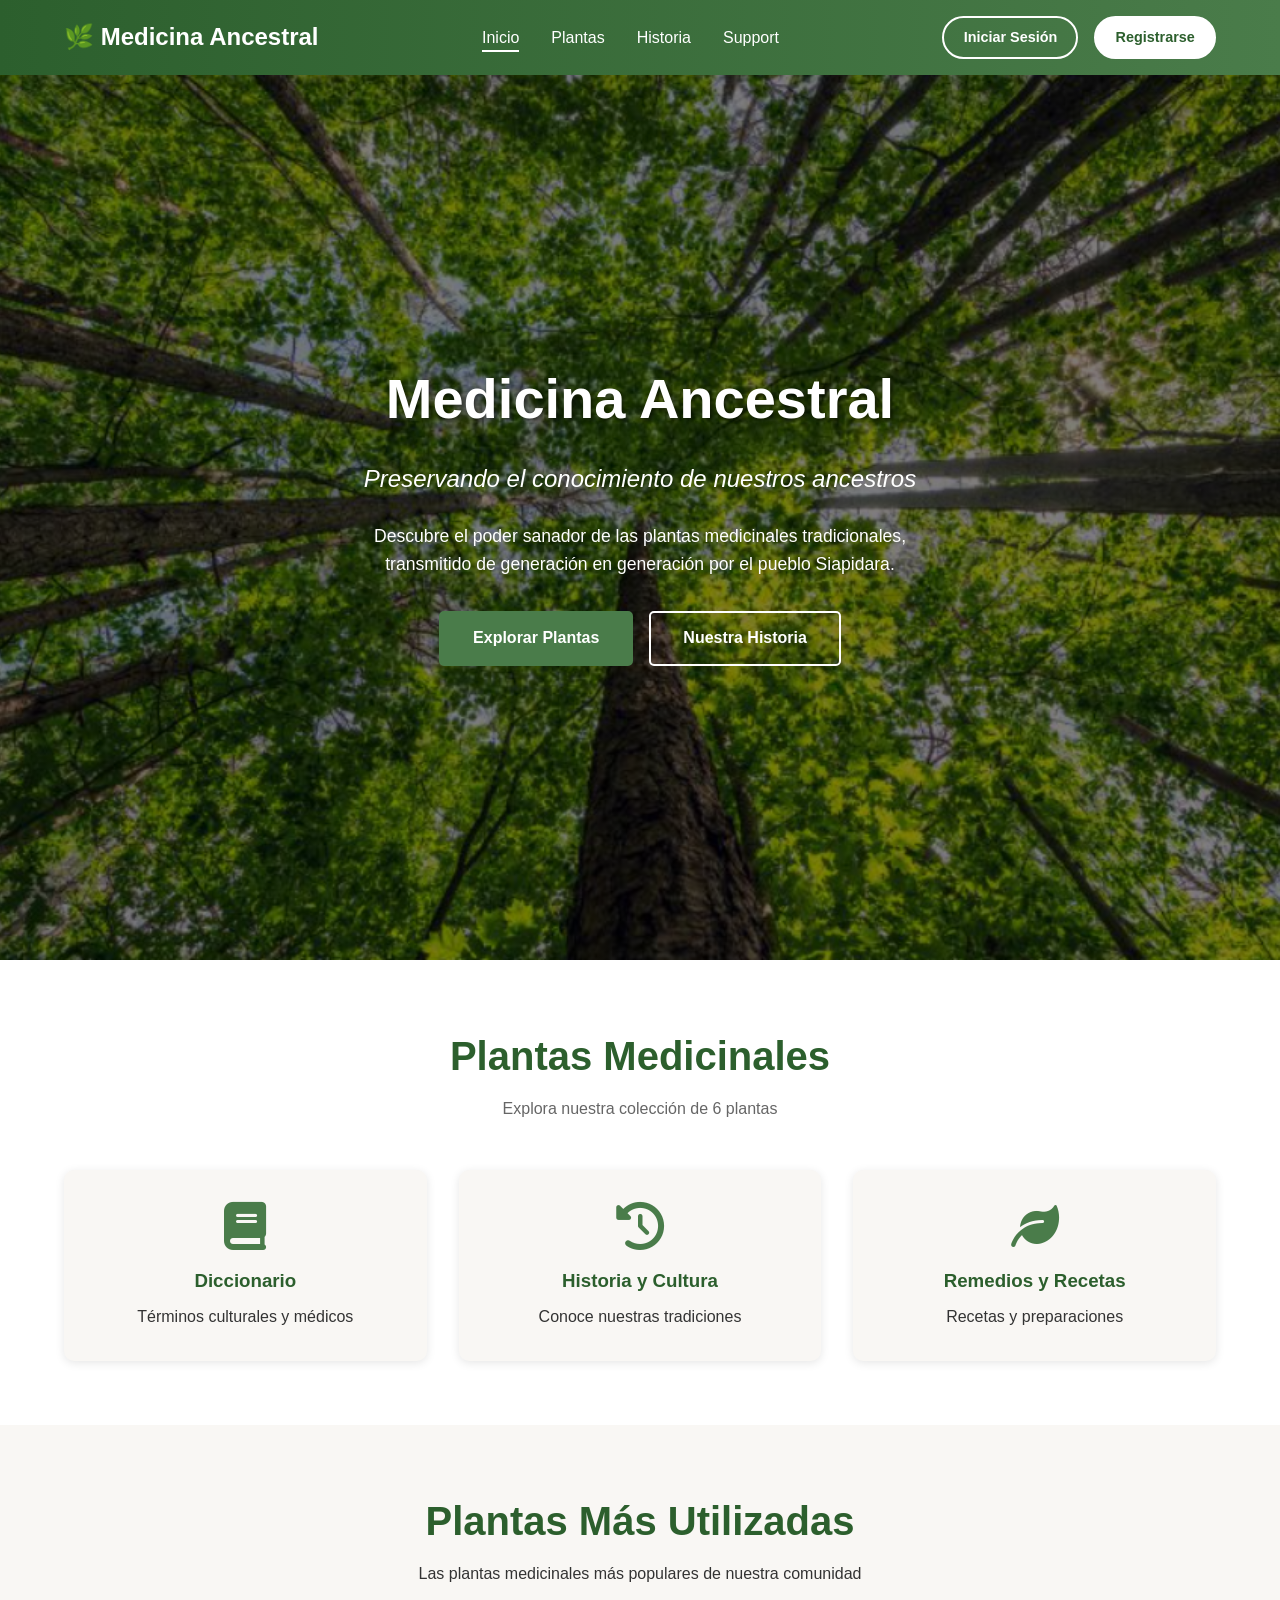
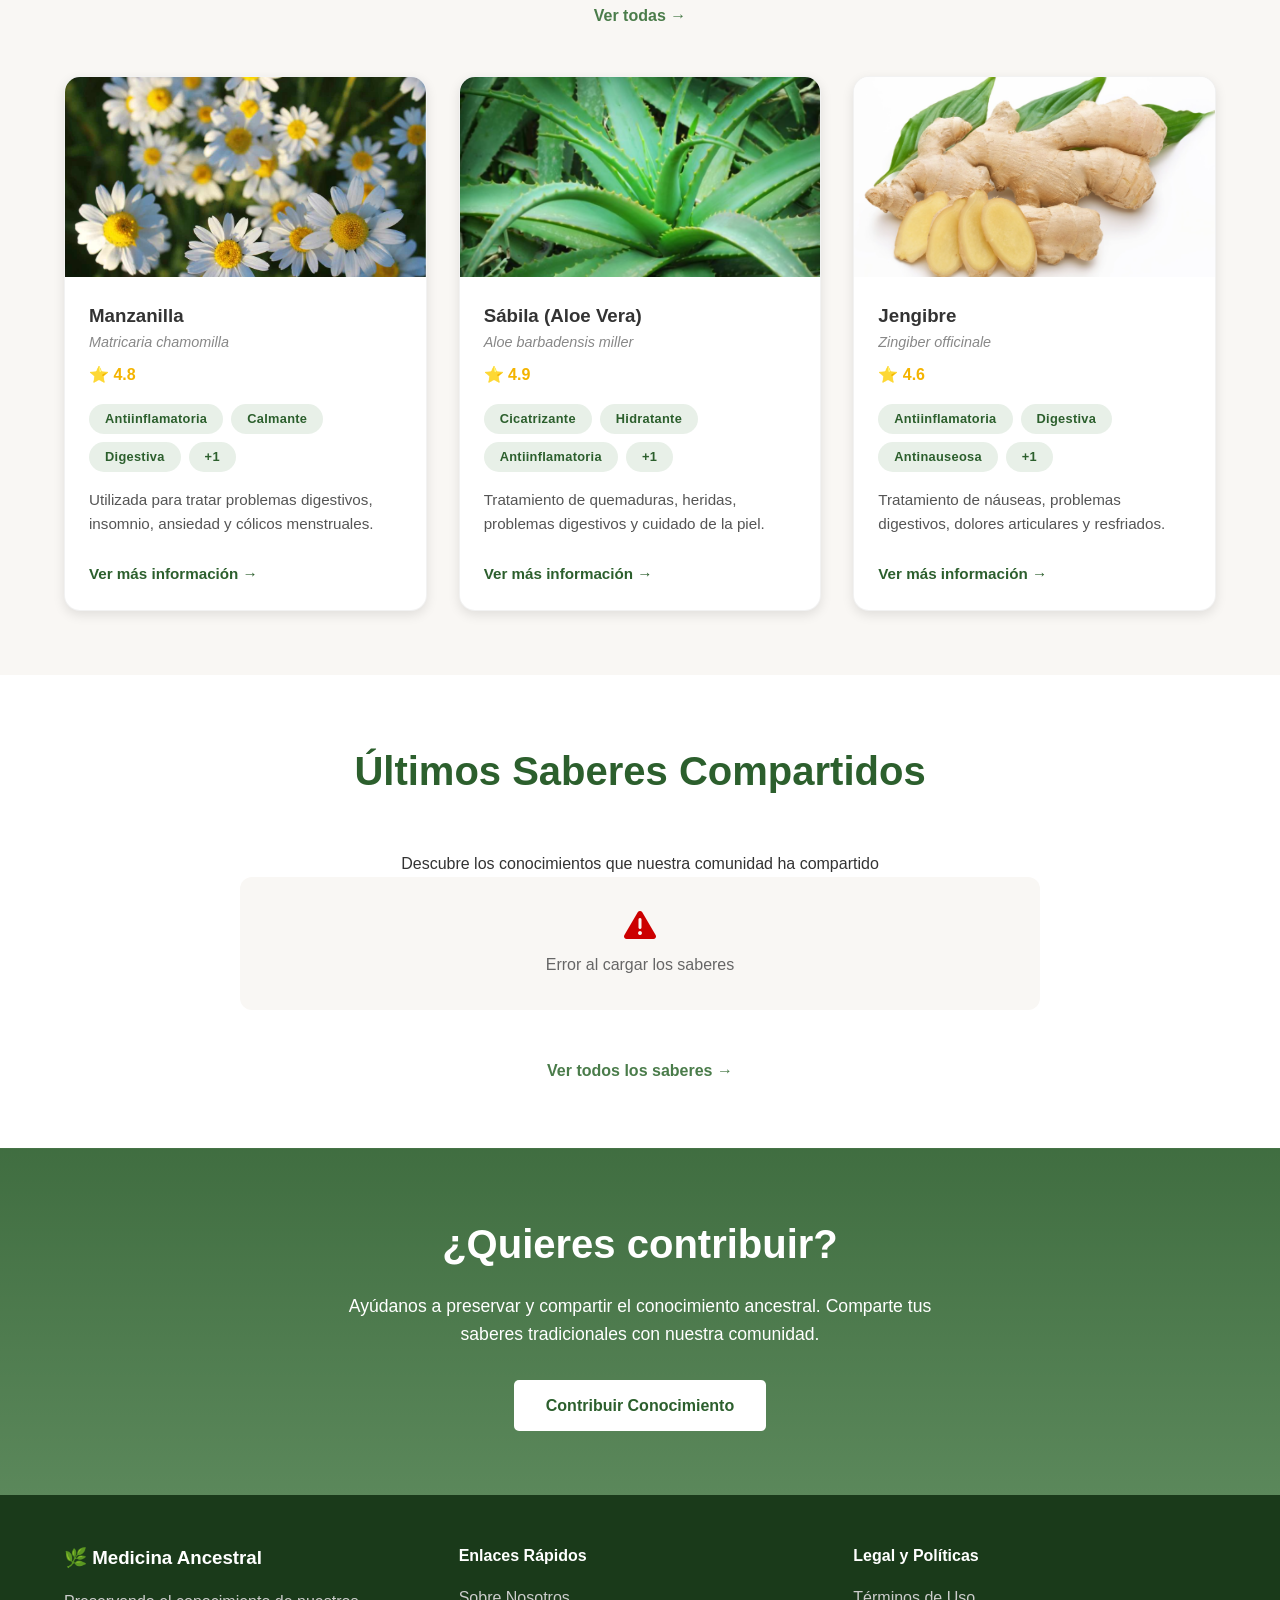
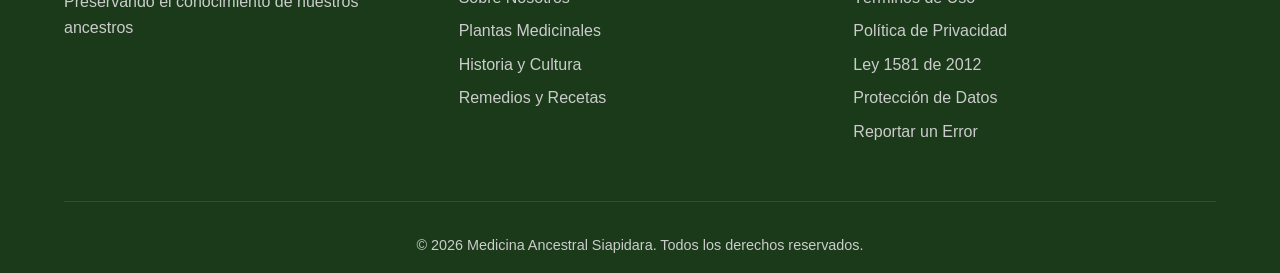
<file: index.html>
<!DOCTYPE html>
<html lang="es">
<head>
    <meta charset="UTF-8">
    <meta name="viewport" content="width=device-width, initial-scale=1.0">
    <title>Medicina Ancestral Siapidara</title>
    <link rel="stylesheet" href="styles.css">
    <link rel="stylesheet" href="https://cdnjs.cloudflare.com/ajax/libs/font-awesome/6.0.0/css/all.min.css">
    <style>
        .user-name {
            color: white;
            margin-right: 1rem;
            display: flex;
            align-items: center;
            gap: 0.5rem;
            text-decoration: none;
        }
        .user-name:hover {
            opacity: 0.8;
        }
    </style>
</head>
<body>
    <!-- Header/Hero Section -->
    <header class="hero">
        <nav class="navbar">
            <div class="logo">🌿 Medicina Ancestral</div>
            <ul class="nav-menu">
                <li><a href="index.html" class="active">Inicio</a></li>
                <li><a href="plantas.html">Plantas</a></li>
                <li><a href="historia.html">Historia</a></li>
                <li><a href="support.html">Support</a></li>
            </ul>
            <div class="auth-buttons" id="authButtons">
                <!-- Los botones se cargarán dinámicamente con JavaScript -->
            </div>
        </nav>
        
        <div class="hero-content">
            <h1>Medicina Ancestral</h1>
            <p class="hero-subtitle">Preservando el conocimiento de nuestros ancestros</p>
            <p class="hero-description">Descubre el poder sanador de las plantas medicinales tradicionales, transmitido de generación en generación por el pueblo Siapidara.</p>
            <div class="hero-buttons">
                <a href="plantas.html" class="btn btn-primary">Explorar Plantas</a>
                <a href="historia.html" class="btn btn-secondary">Nuestra Historia</a>
            </div>
        </div>
    </header>

    <!-- Cards de Categorías -->
    <section class="categories">
        <h2>Plantas Medicinales</h2>
        <p class="section-subtitle">Explora nuestra colección de 6 plantas</p>
        
        <div class="category-cards">
            <a href="#" class="card">
                <i class="fas fa-book icon"></i>
                <h3>Diccionario</h3>
                <p>Términos culturales y médicos</p>
            </a>
            
            <a href="#" class="card">
                <i class="fas fa-history icon"></i>
                <h3>Historia y Cultura</h3>
                <p>Conoce nuestras tradiciones</p>
            </a>
            
            <a href="#" class="card">
                <i class="fas fa-leaf icon"></i>
                <h3>Remedios y Recetas</h3>
                <p>Recetas y preparaciones</p>
            </a>
        </div>
    </section>

    <!-- Plantas Populares -->
    <section class="popular-plants">
        <div class="section-header">
            <h2>Plantas Más Utilizadas</h2>
            <p>Las plantas medicinales más populares de nuestra comunidad</p>
            <a href="plantas.html" class="view-all">Ver todas →</a>
        </div>

        <div class="plants-grid">
            <!-- Manzanilla -->
            <div class="plant-card">
                <div class="plant-image">
                    <img src="imagenes/manzanilla.png" alt="Manzanilla">
                </div>
                <div class="plant-content">
                    <h3>Manzanilla</h3>
                    <p class="scientific-name">Matricaria chamomilla</p>
                    <div class="rating">⭐ 4.8</div>
                    <div class="plant-tags">
                        <span class="tag">Antiinflamatoria</span>
                        <span class="tag">Calmante</span>
                        <span class="tag">Digestiva</span>
                        <span class="tag">+1</span>
                    </div>
                    <p class="plant-description">Utilizada para tratar problemas digestivos, insomnio, ansiedad y cólicos menstruales.</p>
                    <a href="planta-detalle.html?planta=manzanilla" class="btn-more">Ver más información →</a>
                </div>
            </div>

            <!-- Sábila -->
            <div class="plant-card">
                <div class="plant-image">
                    <img src="imagenes/sabila.png" alt="Sábila">
                </div>
                <div class="plant-content">
                    <h3>Sábila (Aloe Vera)</h3>
                    <p class="scientific-name">Aloe barbadensis miller</p>
                    <div class="rating">⭐ 4.9</div>
                    <div class="plant-tags">
                        <span class="tag">Cicatrizante</span>
                        <span class="tag">Hidratante</span>
                        <span class="tag">Antiinflamatoria</span>
                        <span class="tag">+1</span>
                    </div>
                    <p class="plant-description">Tratamiento de quemaduras, heridas, problemas digestivos y cuidado de la piel.</p>
                    <a href="planta-detalle.html?planta=sabila" class="btn-more">Ver más información →</a>
                </div>
            </div>

            <!-- Jengibre -->
            <div class="plant-card">
                <div class="plant-image">
                    <img src="imagenes/gengibre.png" alt="Jengibre">
                </div>
                <div class="plant-content">
                    <h3>Jengibre</h3>
                    <p class="scientific-name">Zingiber officinale</p>
                    <div class="rating">⭐ 4.6</div>
                    <div class="plant-tags">
                        <span class="tag">Antiinflamatoria</span>
                        <span class="tag">Digestiva</span>
                        <span class="tag">Antinauseosa</span>
                        <span class="tag">+1</span>
                    </div>
                    <p class="plant-description">Tratamiento de náuseas, problemas digestivos, dolores articulares y resfriados.</p>
                    <a href="planta-detalle.html?planta=jengibre" class="btn-more">Ver más información →</a>
                </div>
            </div>
        </div>
    </section>

   <!-- Últimas Contribuciones de la Comunidad -->
<section class="news">
    <h2>Últimos Saberes Compartidos</h2>
    <p>Descubre los conocimientos que nuestra comunidad ha compartido</p>
    
    <div class="news-container" id="ultimasContribuciones">
        <div class="loading-contribuciones" style="text-align: center; padding: 2rem;">
            <i class="fas fa-spinner fa-spin"></i> Cargando saberes...
        </div>
    </div>
    
    <div style="text-align: center; margin-top: 2rem;">
        <a href="contribuciones.html" class="view-all">Ver todos los saberes →</a>
    </div>
</section>

<style>
    .contribucion-item {
        background: var(--beige-fondo);
        border-radius: 12px;
        padding: 1.5rem;
        margin-bottom: 1rem;
        transition: transform 0.3s, box-shadow 0.3s;
        cursor: pointer;
        border-left: 4px solid #4a7c4a;
    }
    .contribucion-item:hover {
        transform: translateX(5px);
        box-shadow: 0 4px 12px rgba(0,0,0,0.1);
    }
    .contribucion-categoria {
        display: inline-block;
        padding: 0.2rem 0.8rem;
        background: #e8f0e8;
        color: #2c5f2d;
        border-radius: 20px;
        font-size: 0.75rem;
        font-weight: 600;
        margin-bottom: 0.5rem;
    }
    .contribucion-titulo {
        font-size: 1.2rem;
        color: #2c5f2d;
        margin-bottom: 0.5rem;
        font-weight: 600;
    }
    .contribucion-descripcion {
        color: #666;
        font-size: 0.9rem;
        line-height: 1.5;
        margin-bottom: 0.5rem;
    }
    .contribucion-autor {
        display: flex;
        align-items: center;
        gap: 0.5rem;
        color: #888;
        font-size: 0.8rem;
    }
    .contribucion-autor i {
        color: #4a7c4a;
    }
    .loading-contribuciones {
        text-align: center;
        padding: 2rem;
        color: #666;
    }
    .empty-contribuciones {
        text-align: center;
        padding: 2rem;
        color: #666;
        background: var(--beige-fondo);
        border-radius: 12px;
    }
</style>

<script>
    // Cargar últimas contribuciones para el index
    async function cargarUltimasContribuciones() {
        try {
            const response = await fetch('pages/obtener_contribuciones.php');
            const contribuciones = await response.json();
            const container = document.getElementById('ultimasContribuciones');
            
            if (contribuciones.length === 0) {
                container.innerHTML = `
                    <div class="empty-contribuciones">
                        <i class="fas fa-leaf" style="font-size: 2rem; color: #ccc;"></i>
                        <p style="margin-top: 0.5rem;">Aún no hay saberes compartidos. ¡Sé el primero en contribuir!</p>
                        <a href="pages/contribuir.html" class="btn-more" style="margin-top: 0.5rem; display: inline-block;">Compartir mi saber →</a>
                    </div>
                `;
                return;
            }
            
            // Mostrar solo las últimas 3 contribuciones
            const ultimas = contribuciones.slice(0, 3);
            
            container.innerHTML = ultimas.map(contribucion => `
                <div class="contribucion-item" onclick="window.location.href='contribucion-detalle.html?id=${contribucion.id}'">
                    <span class="contribucion-categoria">
                        <i class="fas fa-tag"></i> ${getCategoriaIcon(contribucion.categoria)} ${contribucion.categoria}
                    </span>
                    <h3 class="contribucion-titulo">${escapeHtml(contribucion.titulo)}</h3>
                    <p class="contribucion-descripcion">${escapeHtml(contribucion.descripcion)}</p>
                    <div class="contribucion-autor">
                        <i class="fas fa-user"></i>
                        <span>${escapeHtml(contribucion.autor)}</span>
                        <span style="margin-left: auto;">${escapeHtml(contribucion.fecha)}</span>
                    </div>
                </div>
            `).join('');
        } catch (error) {
            console.error('Error:', error);
            document.getElementById('ultimasContribuciones').innerHTML = `
                <div class="empty-contribuciones">
                    <i class="fas fa-exclamation-triangle" style="font-size: 2rem; color: #c00;"></i>
                    <p style="margin-top: 0.5rem;">Error al cargar los saberes</p>
                </div>
            `;
        }
    }

    function getCategoriaIcon(categoria) {
        const iconos = {
            'planta': '🌿',
            'remedio': '🍵',
            'historia': '📖',
            'termino': '📚',
            'experiencia': '✨'
        };
        return iconos[categoria.toLowerCase()] || '🌱';
    }

    function escapeHtml(text) {
        const div = document.createElement('div');
        div.textContent = text;
        return div.innerHTML;
    }

    // Ejecutar al cargar la página
    document.addEventListener('DOMContentLoaded', cargarUltimasContribuciones);
</script>

<!-- Contribución -->
<section class="contribute">
    <h2>¿Quieres contribuir?</h2>
    <p>Ayúdanos a preservar y compartir el conocimiento ancestral. Comparte tus saberes tradicionales con nuestra comunidad.</p>
    <a href="#" id="btnContribuir" class="btn btn-primary">Contribuir Conocimiento</a>
</section>

<script>
    // Agregar funcionalidad al botón de contribuir
    document.getElementById('btnContribuir').addEventListener('click', async function(e) {
        e.preventDefault();
        
        try {
            const response = await fetch('pages/verificar_sesion.php');
            const data = await response.json();
            
            if (data.logged_in) {
                // Usuario logueado - ir a contribuir
                window.location.href = 'pages/contribuir.html';
            } else {
                // Usuario no logueado - ir a login con mensaje en la URL
                window.location.href = 'iniciar-sesion.html?error=' + encodeURIComponent('Debes iniciar sesión para contribuir con tu conocimiento');
            }
        } catch (error) {
            console.error('Error:', error);
            window.location.href = 'iniciar-sesion.html?error=' + encodeURIComponent('Debes iniciar sesión para contribuir');
        }
    });
</script>

    <!-- Footer -->
    <footer>
        <div class="footer-content">
            <div class="footer-section">
                <h3>🌿 Medicina Ancestral</h3>
                <p>Preservando el conocimiento de nuestros ancestros</p>
            </div>
            
            <div class="footer-section">
                <h4>Enlaces Rápidos</h4>
                <ul>
                    <li><a href="#">Sobre Nosotros</a></li>
                    <li><a href="plantas.html">Plantas Medicinales</a></li>
                    <li><a href="historia.html">Historia y Cultura</a></li>
                    <li><a href="plantas.html">Remedios y Recetas</a></li>
                </ul>
            </div>
            
            <div class="footer-section">
                <h4>Legal y Políticas</h4>
                <ul>
                    <li><a href="#">Términos de Uso</a></li>
                    <li><a href="#">Política de Privacidad</a></li>
                    <li><a href="#">Ley 1581 de 2012</a></li>
                    <li><a href="#">Protección de Datos</a></li>
                    <li><a href="#">Reportar un Error</a></li>
                </ul>
            </div>
        </div>
        
        <div class="footer-bottom">
            <p>&copy; 2026 Medicina Ancestral Siapidara. Todos los derechos reservados.</p>
        </div>
    </footer>

    <script>
        // Función para verificar si hay sesión activa
        function checkSession() {
            fetch('pages/verificar_sesion.php')
                .then(response => response.json())
                .then(data => {
                    const authButtons = document.getElementById('authButtons');
                    
                    if (data.logged_in) {
                        // Usuario logueado - mostrar nombre como enlace al perfil
                        authButtons.innerHTML = `
                            <a href="pages/perfil.html" class="user-name">
                                <i class="fas fa-user-circle"></i> 
                                ${data.nombre} ${data.apellido}
                            </a>
                            <a href="pages/cerrar-sesion.php" class="btn-auth btn-login">
                                <i class="fas fa-sign-out-alt"></i> Cerrar Sesión
                            </a>
                        `;
                    } else {
                        // Usuario no logueado - mostrar botones de login/registro
                        authButtons.innerHTML = `
                            <a href="iniciar-sesion.html" class="btn-auth btn-login">
                                <i class="fas fa-sign-in-alt"></i> Iniciar Sesión
                            </a>
                            <a href="registrarse.html" class="btn-auth btn-register">
                                <i class="fas fa-user-plus"></i> Registrarse
                            </a>
                        `;
                    }
                })
                .catch(error => {
                    console.error('Error al verificar sesión:', error);
                    // En caso de error, mostrar botones por defecto
                    const authButtons = document.getElementById('authButtons');
                    authButtons.innerHTML = `
                        <a href="iniciar-sesion.html" class="btn-auth btn-login">Iniciar Sesión</a>
                        <a href="registrarse.html" class="btn-auth btn-register">Registrarse</a>
                    `;
                });
        }

        // Ejecutar al cargar la página
        document.addEventListener('DOMContentLoaded', checkSession);
    </script>
</body>
</html>
</file>
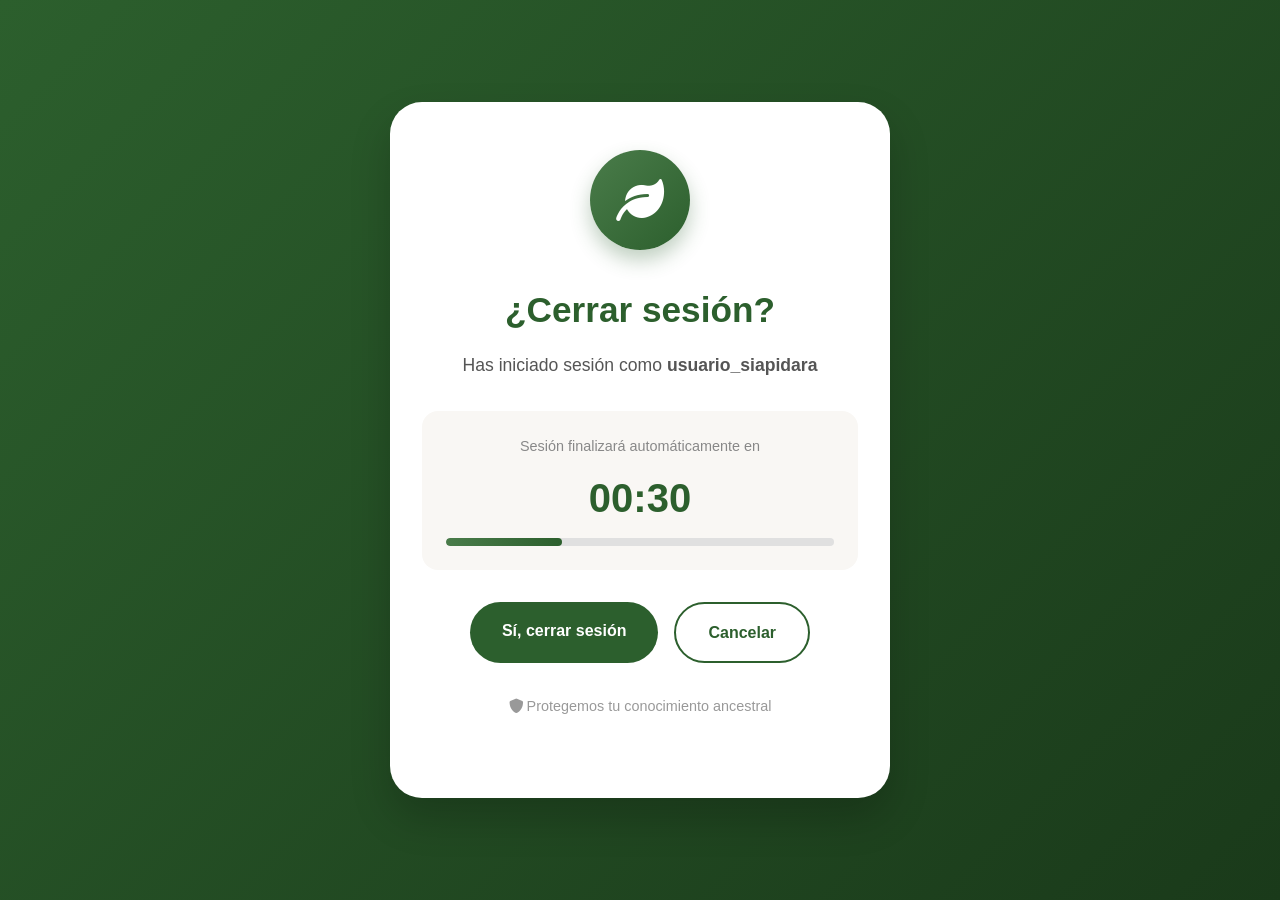
<file: cerrar-sesion.html>
<!DOCTYPE html>
<html lang="es">
<head>
    <meta charset="UTF-8">
    <meta name="viewport" content="width=device-width, initial-scale=1.0">
    <title>Cerrar Sesión - Medicina Ancestral</title>
    <link rel="stylesheet" href="styles.css">
    <link rel="stylesheet" href="https://cdnjs.cloudflare.com/ajax/libs/font-awesome/6.0.0/css/all.min.css">
</head>
<body class="logout-page">
    <div class="logout-container">
        <div class="logout-card">
            <div class="logout-icon">
                <i class="fas fa-leaf"></i>
            </div>
            
            <h1>¿Cerrar sesión?</h1>
            <p>Has iniciado sesión como <strong>usuario_siapidara</strong></p>
            
            <div class="logout-timer">
                <div class="timer-text">Sesión finalizará automáticamente en</div>
                <div class="timer-number">00:30</div>
                <div class="progress-bar">
                    <div class="progress-fill"></div>
                </div>
            </div>
            
            <div class="logout-buttons">
                <a href="index.html" class="btn-logout">Sí, cerrar sesión</a>
                <a href="javascript:history.back()" class="btn-cancel">Cancelar</a>
            </div>
            
            <p style="margin-top: 2rem; font-size: 0.9rem; color: #999;">
                <i class="fas fa-shield-alt"></i> Protegemos tu conocimiento ancestral
            </p>
        </div>
    </div>
</body>
</html>
</file>
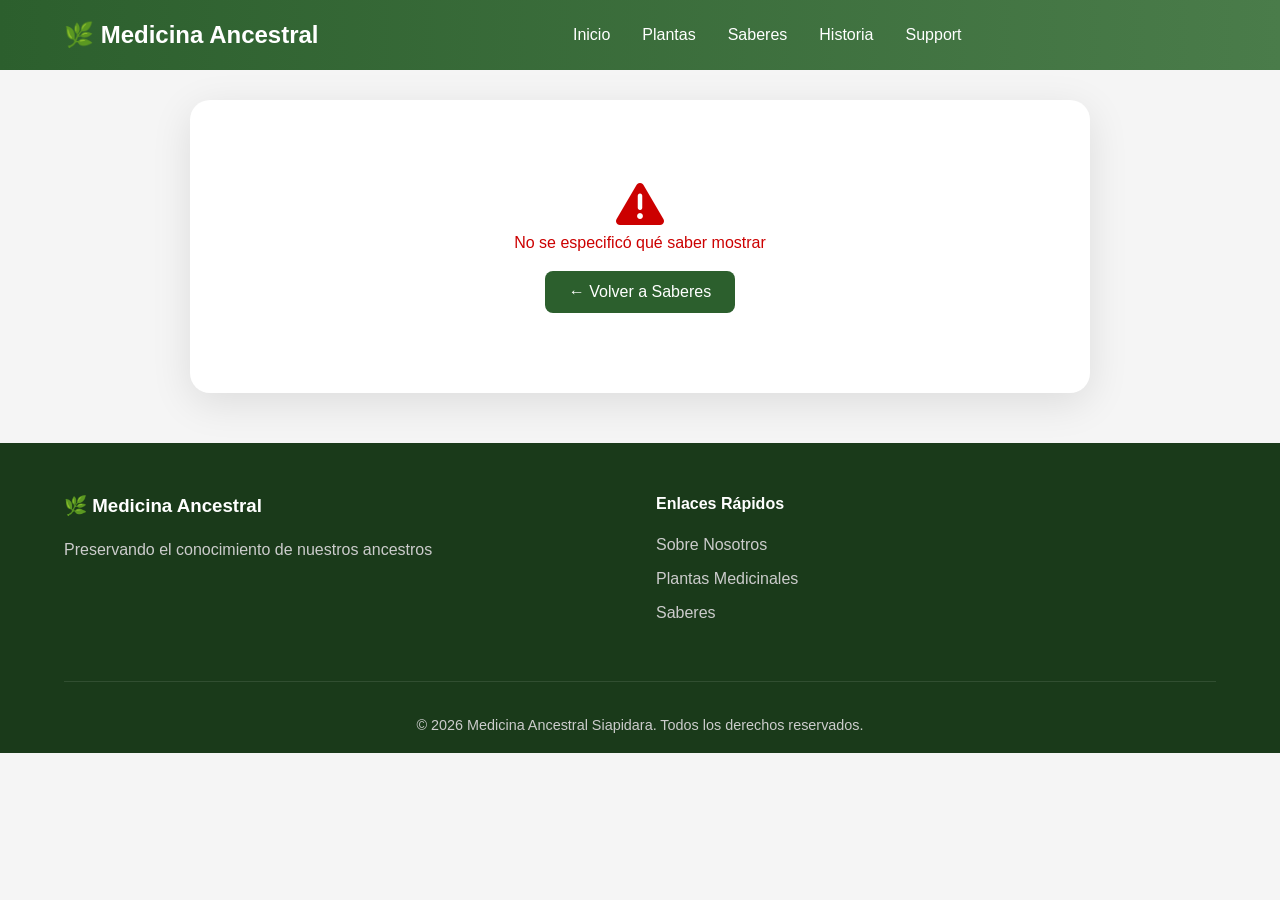
<file: contribucion-detalle.html>
<!DOCTYPE html>
<html lang="es">
<head>
    <meta charset="UTF-8">
    <meta name="viewport" content="width=device-width, initial-scale=1.0">
    <title>Detalle - Saber Ancestral</title>
    <link rel="stylesheet" href="styles.css">
    <link rel="stylesheet" href="https://cdnjs.cloudflare.com/ajax/libs/font-awesome/6.0.0/css/all.min.css">
    <style>
        * { margin: 0; padding: 0; box-sizing: border-box; }
        body { 
            font-family: 'Segoe UI', Tahoma, Geneva, Verdana, sans-serif;
            background: #f5f5f5;
        }
        .navbar {
            display: flex;
            justify-content: space-between;
            align-items: center;
            padding: 1rem 5%;
            background: linear-gradient(to right, #2c5f2d, #4a7c4a);
            color: white;
            position: fixed;
            width: 100%;
            top: 0;
            z-index: 1000;
        }
        .logo { font-size: 1.5rem; font-weight: bold; }
        .nav-menu {
            display: flex;
            list-style: none;
            gap: 2rem;
        }
        .nav-menu a {
            color: white;
            text-decoration: none;
            font-weight: 500;
        }
        .auth-buttons {
            display: flex;
            gap: 1rem;
            align-items: center;
        }
        .btn-auth {
            text-decoration: none;
            padding: 0.5rem 1.2rem;
            border-radius: 50px;
            font-weight: 600;
            font-size: 0.9rem;
            transition: all 0.3s;
        }
        .btn-login {
            background: transparent;
            color: white;
            border: 2px solid white;
        }
        .btn-register {
            background: white;
            color: #2c5f2d;
            border: 2px solid white;
        }
        .detalle-container {
            max-width: 900px;
            margin: 100px auto 50px;
            padding: 2rem;
            background: white;
            border-radius: 20px;
            box-shadow: 0 10px 40px rgba(0,0,0,0.1);
        }
        .detalle-categoria {
            display: inline-block;
            padding: 0.3rem 1rem;
            background: #e8f0e8;
            color: #2c5f2d;
            border-radius: 20px;
            font-size: 0.9rem;
            font-weight: 600;
            margin-bottom: 1rem;
        }
        .detalle-titulo {
            font-size: 2rem;
            color: #2c5f2d;
            margin-bottom: 1rem;
        }
        .detalle-meta {
            display: flex;
            justify-content: space-between;
            align-items: center;
            color: #888;
            font-size: 0.9rem;
            padding-bottom: 1rem;
            border-bottom: 1px solid #eee;
            margin-bottom: 1.5rem;
        }
        .detalle-autor {
            display: flex;
            align-items: center;
            gap: 0.5rem;
        }
        .detalle-fecha {
            display: flex;
            align-items: center;
            gap: 0.5rem;
        }
        .detalle-descripcion {
            background: #f9f9f9;
            padding: 1rem;
            border-radius: 10px;
            margin-bottom: 1.5rem;
            color: #555;
            font-style: italic;
            border-left: 4px solid #4a7c4a;
        }
        .detalle-contenido {
            line-height: 1.8;
            color: #333;
            margin-bottom: 2rem;
        }
        .detalle-referencias {
            background: #f5f5f5;
            padding: 1rem;
            border-radius: 10px;
            margin-top: 1rem;
        }
        .detalle-referencias h4 {
            color: #2c5f2d;
            margin-bottom: 0.5rem;
        }
        .btn-volver {
            display: inline-block;
            margin-top: 1rem;
            padding: 0.5rem 1.5rem;
            background: #2c5f2d;
            color: white;
            text-decoration: none;
            border-radius: 8px;
        }
        .btn-volver:hover {
            background: #4a7c4a;
        }
        .loading {
            text-align: center;
            padding: 3rem;
            color: #666;
        }
        .error {
            text-align: center;
            padding: 3rem;
            color: #c00;
        }
        footer {
            background-color: #1a3a1a;
            color: white;
            padding: 3rem 5% 1rem;
            margin-top: 3rem;
        }
        .footer-content {
            display: grid;
            grid-template-columns: repeat(auto-fit, minmax(250px, 1fr));
            gap: 2rem;
            max-width: 1200px;
            margin: 0 auto;
        }
        .footer-section h3, .footer-section h4 {
            margin-bottom: 1rem;
        }
        .footer-section p, .footer-section ul {
            color: #ccc;
        }
        .footer-section ul {
            list-style: none;
        }
        .footer-bottom {
            text-align: center;
            margin-top: 3rem;
            padding-top: 2rem;
            border-top: 1px solid rgba(255,255,255,0.1);
        }
    </style>
</head>
<body>
    <nav class="navbar">
        <div class="logo">🌿 Medicina Ancestral</div>
        <ul class="nav-menu">
            <li><a href="index.html">Inicio</a></li>
            <li><a href="plantas.html">Plantas</a></li>
            <li><a href="contribuciones.html">Saberes</a></li>
            <li><a href="historia.html">Historia</a></li>
            <li><a href="support.html">Support</a></li>
        </ul>
        <div class="auth-buttons" id="authButtons"></div>
    </nav>

    <div class="detalle-container" id="detalleContainer">
        <div class="loading">
            <i class="fas fa-spinner fa-spin"></i> Cargando saber ancestral...
        </div>
    </div>

    <footer>
        <div class="footer-content">
            <div class="footer-section">
                <h3>🌿 Medicina Ancestral</h3>
                <p>Preservando el conocimiento de nuestros ancestros</p>
            </div>
            <div class="footer-section">
                <h4>Enlaces Rápidos</h4>
                <ul>
                    <li><a href="#">Sobre Nosotros</a></li>
                    <li><a href="plantas.html">Plantas Medicinales</a></li>
                    <li><a href="contribuciones.html">Saberes</a></li>
                </ul>
            </div>
        </div>
        <div class="footer-bottom">
            <p>&copy; 2026 Medicina Ancestral Siapidara. Todos los derechos reservados.</p>
        </div>
    </footer>

    <script>
        async function checkSession() {
            try {
                const response = await fetch('pages/verificar_sesion.php');
                const data = await response.json();
                const authButtons = document.getElementById('authButtons');
                
                if (data.logged_in) {
                    authButtons.innerHTML = `
                        <a href="pages/perfil.html" style="color: white; text-decoration: none; margin-right: 1rem;">
                            <i class="fas fa-user-circle"></i> ${data.nombre} ${data.apellido}
                        </a>
                        <a href="pages/cerrar-sesion.php" class="btn-auth btn-login">Cerrar Sesión</a>
                    `;
                } else {
                    authButtons.innerHTML = `
                        <a href="iniciar-sesion.html" class="btn-auth btn-login">Iniciar Sesión</a>
                        <a href="registrarse.html" class="btn-auth btn-register">Registrarse</a>
                    `;
                }
            } catch (error) {
                console.error('Error:', error);
            }
        }

        async function cargarDetalle() {
            const urlParams = new URLSearchParams(window.location.search);
            const id = urlParams.get('id');
            
            if (!id) {
                document.getElementById('detalleContainer').innerHTML = `
                    <div class="error">
                        <i class="fas fa-exclamation-triangle" style="font-size: 3rem;"></i>
                        <p>No se especificó qué saber mostrar</p>
                        <a href="contribuciones.html" class="btn-volver">← Volver a Saberes</a>
                    </div>
                `;
                return;
            }
            
            try {
                const response = await fetch(`pages/obtener_contribucion.php?id=${id}`);
                const data = await response.json();
                
                if (data.error) {
                    document.getElementById('detalleContainer').innerHTML = `
                        <div class="error">
                            <i class="fas fa-exclamation-triangle" style="font-size: 3rem;"></i>
                            <p>${data.error}</p>
                            <a href="contribuciones.html" class="btn-volver">← Volver a Saberes</a>
                        </div>
                    `;
                    return;
                }
                
                document.getElementById('detalleContainer').innerHTML = `
                    <span class="detalle-categoria">
                        <i class="fas fa-tag"></i> ${getCategoriaIcon(data.categoria)} ${data.categoria}
                    </span>
                    <h1 class="detalle-titulo">${escapeHtml(data.titulo)}</h1>
                    <div class="detalle-meta">
                        <div class="detalle-autor">
                            <i class="fas fa-user"></i> ${escapeHtml(data.autor)}
                        </div>
                        <div class="detalle-fecha">
                            <i class="fas fa-calendar-alt"></i> ${data.fecha}
                        </div>
                    </div>
                    <div class="detalle-descripcion">
                        <i class="fas fa-quote-left"></i> ${escapeHtml(data.descripcion)}
                    </div>
                    <div class="detalle-contenido">
                        ${formatContenido(data.contenido)}
                    </div>
                    ${data.referencias ? `
                        <div class="detalle-referencias">
                            <h4><i class="fas fa-book"></i> Referencias</h4>
                            <p>${escapeHtml(data.referencias)}</p>
                        </div>
                    ` : ''}
                    <a href="contribuciones.html" class="btn-volver">
                        <i class="fas fa-arrow-left"></i> Volver a Saberes
                    </a>
                `;
            } catch (error) {
                console.error('Error:', error);
                document.getElementById('detalleContainer').innerHTML = `
                    <div class="error">
                        <i class="fas fa-exclamation-triangle" style="font-size: 3rem;"></i>
                        <p>Error al cargar el saber. Intenta de nuevo.</p>
                        <a href="contribuciones.html" class="btn-volver">← Volver a Saberes</a>
                    </div>
                `;
            }
        }

        function getCategoriaIcon(categoria) {
            const iconos = {
                'planta': '🌿',
                'remedio': '🍵',
                'historia': '📖',
                'termino': '📚',
                'experiencia': '✨'
            };
            return iconos[categoria.toLowerCase()] || '🌱';
        }

        function formatContenido(texto) {
            // Convertir saltos de línea a <br>
            return escapeHtml(texto).replace(/\n/g, '<br>');
        }

        function escapeHtml(text) {
            const div = document.createElement('div');
            div.textContent = text;
            return div.innerHTML;
        }

        checkSession();
        cargarDetalle();
    </script>
</body>
</html>
</file>
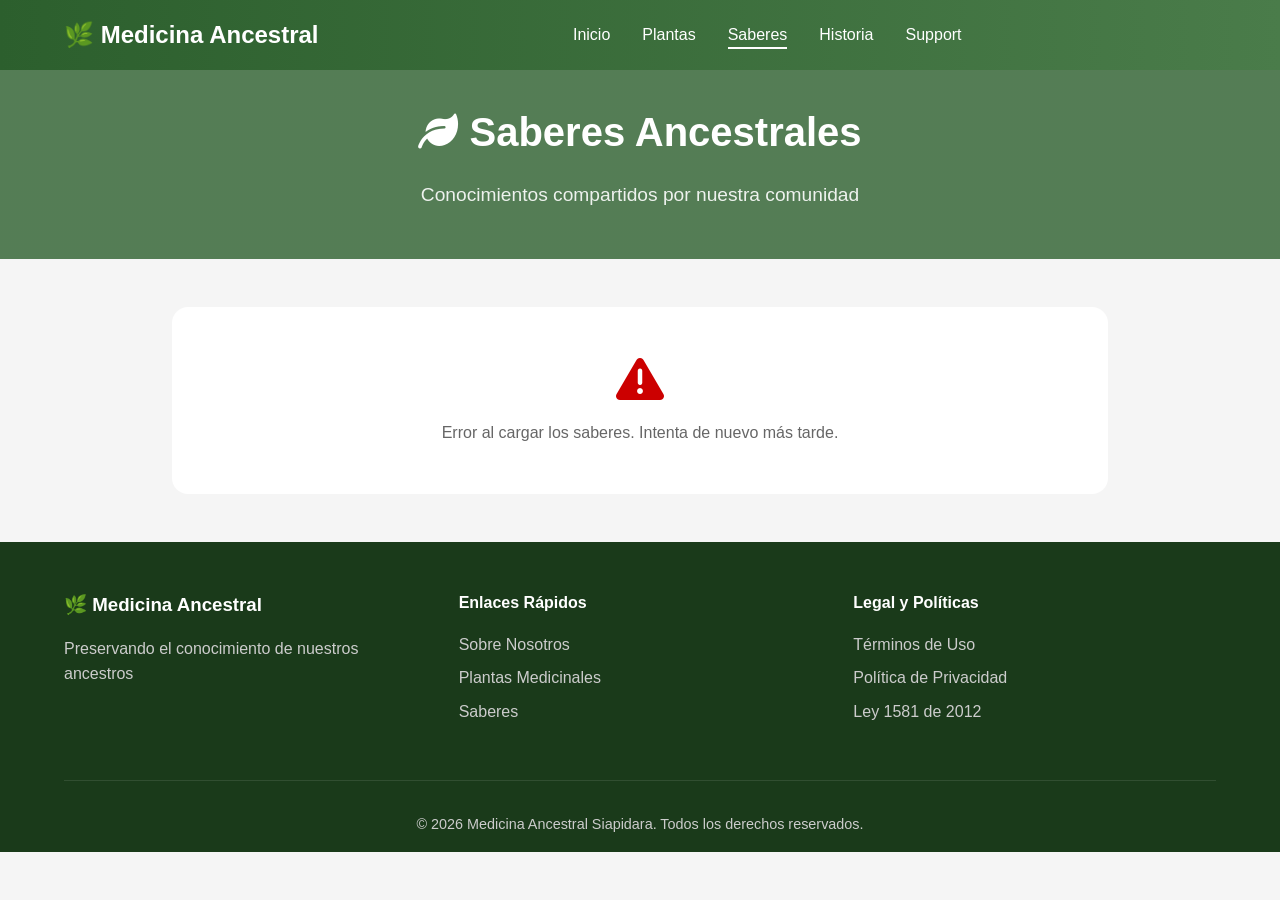
<file: contribuciones.html>
<!DOCTYPE html>
<html lang="es">
<head>
    <meta charset="UTF-8">
    <meta name="viewport" content="width=device-width, initial-scale=1.0">
    <title>Saberes Ancestrales - Medicina Ancestral</title>
    <link rel="stylesheet" href="styles.css">
    <link rel="stylesheet" href="https://cdnjs.cloudflare.com/ajax/libs/font-awesome/6.0.0/css/all.min.css">
    <style>
        * { margin: 0; padding: 0; box-sizing: border-box; }
        body { 
            font-family: 'Segoe UI', Tahoma, Geneva, Verdana, sans-serif;
            background: #f5f5f5;
        }
        .navbar {
            display: flex;
            justify-content: space-between;
            align-items: center;
            padding: 1rem 5%;
            background: linear-gradient(to right, #2c5f2d, #4a7c4a);
            color: white;
            position: fixed;
            width: 100%;
            top: 0;
            z-index: 1000;
        }
        .logo { font-size: 1.5rem; font-weight: bold; }
        .nav-menu {
            display: flex;
            list-style: none;
            gap: 2rem;
        }
        .nav-menu a {
            color: white;
            text-decoration: none;
            font-weight: 500;
        }
        .nav-menu a:hover {
            opacity: 0.8;
        }
        .auth-buttons {
            display: flex;
            gap: 1rem;
            align-items: center;
        }
        .btn-auth {
            text-decoration: none;
            padding: 0.5rem 1.2rem;
            border-radius: 50px;
            font-weight: 600;
            font-size: 0.9rem;
            transition: all 0.3s;
        }
        .btn-login {
            background: transparent;
            color: white;
            border: 2px solid white;
        }
        .btn-login:hover {
            background: white;
            color: #2c5f2d;
        }
        .btn-register {
            background: white;
            color: #2c5f2d;
            border: 2px solid white;
        }
        .btn-register:hover {
            background: transparent;
            color: white;
        }
        .contribuciones-header {
            text-align: center;
            padding: 100px 2rem 3rem;
            background: linear-gradient(rgba(44, 95, 45, 0.8), rgba(44, 95, 45, 0.8)), url('https://images.unsplash.com/photo-1520412099551-510b1b3ea50e?ixlib=rb-1.2.1&auto=format&fit=crop&w=1350&q=80');
            background-size: cover;
            color: white;
        }
        .contribuciones-header h1 {
            font-size: 2.5rem;
            margin-bottom: 1rem;
        }
        .contribuciones-header p {
            font-size: 1.2rem;
            opacity: 0.9;
        }
        .contribuciones-container {
            max-width: 1000px;
            margin: 3rem auto;
            padding: 0 2rem;
        }
        .contribucion-card {
            background: white;
            border-radius: 16px;
            padding: 1.5rem;
            margin-bottom: 1.5rem;
            box-shadow: 0 2px 10px rgba(0,0,0,0.1);
            transition: transform 0.3s;
            cursor: pointer;
        }
        .contribucion-card:hover {
            transform: translateY(-3px);
            box-shadow: 0 5px 20px rgba(0,0,0,0.15);
        }
        .contribucion-categoria {
            display: inline-block;
            padding: 0.3rem 1rem;
            background: #e8f0e8;
            color: #2c5f2d;
            border-radius: 20px;
            font-size: 0.8rem;
            font-weight: 600;
            margin-bottom: 0.8rem;
        }
        .contribucion-titulo {
            font-size: 1.4rem;
            color: #2c5f2d;
            margin-bottom: 0.5rem;
        }
        .contribucion-descripcion {
            color: #666;
            margin-bottom: 1rem;
            line-height: 1.5;
        }
        .contribucion-meta {
            display: flex;
            justify-content: space-between;
            align-items: center;
            color: #888;
            font-size: 0.85rem;
            border-top: 1px solid #eee;
            padding-top: 0.8rem;
        }
        .contribucion-autor {
            display: flex;
            align-items: center;
            gap: 0.5rem;
        }
        .contribucion-autor i {
            color: #4a7c4a;
        }
        .contribucion-leer {
            color: #2c5f2d;
            font-weight: 600;
        }
        .empty-message {
            text-align: center;
            padding: 3rem;
            background: white;
            border-radius: 16px;
            color: #666;
        }
        .loading {
            text-align: center;
            padding: 3rem;
            color: #666;
        }
        footer {
            background-color: #1a3a1a;
            color: white;
            padding: 3rem 5% 1rem;
            margin-top: 3rem;
        }
        .footer-content {
            display: grid;
            grid-template-columns: repeat(auto-fit, minmax(250px, 1fr));
            gap: 2rem;
            max-width: 1200px;
            margin: 0 auto;
        }
        .footer-section h3, .footer-section h4 {
            margin-bottom: 1rem;
        }
        .footer-section p, .footer-section ul {
            color: #ccc;
        }
        .footer-section ul {
            list-style: none;
        }
        .footer-section ul li {
            margin-bottom: 0.5rem;
        }
        .footer-section ul li a {
            color: #ccc;
            text-decoration: none;
        }
        .footer-bottom {
            text-align: center;
            margin-top: 3rem;
            padding-top: 2rem;
            border-top: 1px solid rgba(255,255,255,0.1);
            color: #ccc;
        }
    </style>
</head>
<body>
    <nav class="navbar">
        <div class="logo">🌿 Medicina Ancestral</div>
        <ul class="nav-menu">
            <li><a href="index.html">Inicio</a></li>
            <li><a href="plantas.html">Plantas</a></li>
            <li><a href="contribuciones.html" class="active">Saberes</a></li>
            <li><a href="historia.html">Historia</a></li>
            <li><a href="support.html">Support</a></li>
        </ul>
        <div class="auth-buttons" id="authButtons">
            <!-- Se cargará dinámicamente -->
        </div>
    </nav>

    <div class="contribuciones-header">
        <h1><i class="fas fa-leaf"></i> Saberes Ancestrales</h1>
        <p>Conocimientos compartidos por nuestra comunidad</p>
    </div>

    <div class="contribuciones-container" id="contribucionesContainer">
        <div class="loading">
            <i class="fas fa-spinner fa-spin"></i> Cargando saberes...
        </div>
    </div>

    <footer>
        <div class="footer-content">
            <div class="footer-section">
                <h3>🌿 Medicina Ancestral</h3>
                <p>Preservando el conocimiento de nuestros ancestros</p>
            </div>
            <div class="footer-section">
                <h4>Enlaces Rápidos</h4>
                <ul>
                    <li><a href="#">Sobre Nosotros</a></li>
                    <li><a href="plantas.html">Plantas Medicinales</a></li>
                    <li><a href="contribuciones.html">Saberes</a></li>
                </ul>
            </div>
            <div class="footer-section">
                <h4>Legal y Políticas</h4>
                <ul>
                    <li><a href="#">Términos de Uso</a></li>
                    <li><a href="#">Política de Privacidad</a></li>
                    <li><a href="#">Ley 1581 de 2012</a></li>
                </ul>
            </div>
        </div>
        <div class="footer-bottom">
            <p>&copy; 2026 Medicina Ancestral Siapidara. Todos los derechos reservados.</p>
        </div>
    </footer>

    <script>
        // Verificar sesión para el navbar
        async function checkSession() {
            try {
                const response = await fetch('pages/verificar_sesion.php');
                const data = await response.json();
                const authButtons = document.getElementById('authButtons');
                
                if (data.logged_in) {
                    authButtons.innerHTML = `
                        <a href="pages/perfil.html" class="user-name" style="color: white; text-decoration: none; margin-right: 1rem; display: flex; align-items: center; gap: 0.5rem;">
                            <i class="fas fa-user-circle"></i> ${data.nombre} ${data.apellido}
                        </a>
                        <a href="pages/cerrar-sesion.php" class="btn-auth btn-login">
                            <i class="fas fa-sign-out-alt"></i> Cerrar Sesión
                        </a>
                    `;
                } else {
                    authButtons.innerHTML = `
                        <a href="iniciar-sesion.html" class="btn-auth btn-login">Iniciar Sesión</a>
                        <a href="registrarse.html" class="btn-auth btn-register">Registrarse</a>
                    `;
                }
            } catch (error) {
                console.error('Error:', error);
            }
        }

        // Cargar contribuciones
        async function cargarContribuciones() {
            try {
                const response = await fetch('pages/obtener_contribuciones.php');
                const contribuciones = await response.json();
                const container = document.getElementById('contribucionesContainer');
                
                if (contribuciones.length === 0) {
                    container.innerHTML = `
                        <div class="empty-message">
                            <i class="fas fa-leaf" style="font-size: 3rem; color: #ccc;"></i>
                            <p style="margin-top: 1rem;">Aún no hay saberes compartidos. ¡Sé el primero en contribuir!</p>
                            <a href="pages/contribuir.html" class="btn btn-primary" style="display: inline-block; margin-top: 1rem;">Compartir mi saber</a>
                        </div>
                    `;
                    return;
                }
                
                container.innerHTML = contribuciones.map(contribucion => `
                    <div class="contribucion-card" onclick="window.location.href='contribucion-detalle.html?id=${contribucion.id}'">
                        <span class="contribucion-categoria">
                            <i class="fas fa-tag"></i> ${getCategoriaIcon(contribucion.categoria)} ${contribucion.categoria}
                        </span>
                        <h3 class="contribucion-titulo">${escapeHtml(contribucion.titulo)}</h3>
                        <p class="contribucion-descripcion">${escapeHtml(contribucion.descripcion)}</p>
                        <div class="contribucion-meta">
                            <div class="contribucion-autor">
                                <i class="fas fa-user"></i>
                                <span>${escapeHtml(contribucion.autor)}</span>
                            </div>
                            <div class="contribucion-leer">
                                <i class="fas fa-arrow-right"></i> Leer más
                            </div>
                        </div>
                    </div>
                `).join('');
            } catch (error) {
                console.error('Error:', error);
                document.getElementById('contribucionesContainer').innerHTML = `
                    <div class="empty-message">
                        <i class="fas fa-exclamation-triangle" style="font-size: 3rem; color: #c00;"></i>
                        <p style="margin-top: 1rem;">Error al cargar los saberes. Intenta de nuevo más tarde.</p>
                    </div>
                `;
            }
        }

        function getCategoriaIcon(categoria) {
            const iconos = {
                'planta': '🌿',
                'remedio': '🍵',
                'historia': '📖',
                'termino': '📚',
                'experiencia': '✨'
            };
            return iconos[categoria.toLowerCase()] || '🌱';
        }

        function escapeHtml(text) {
            const div = document.createElement('div');
            div.textContent = text;
            return div.innerHTML;
        }

        checkSession();
        cargarContribuciones();
    </script>
</body>
</html>
</file>
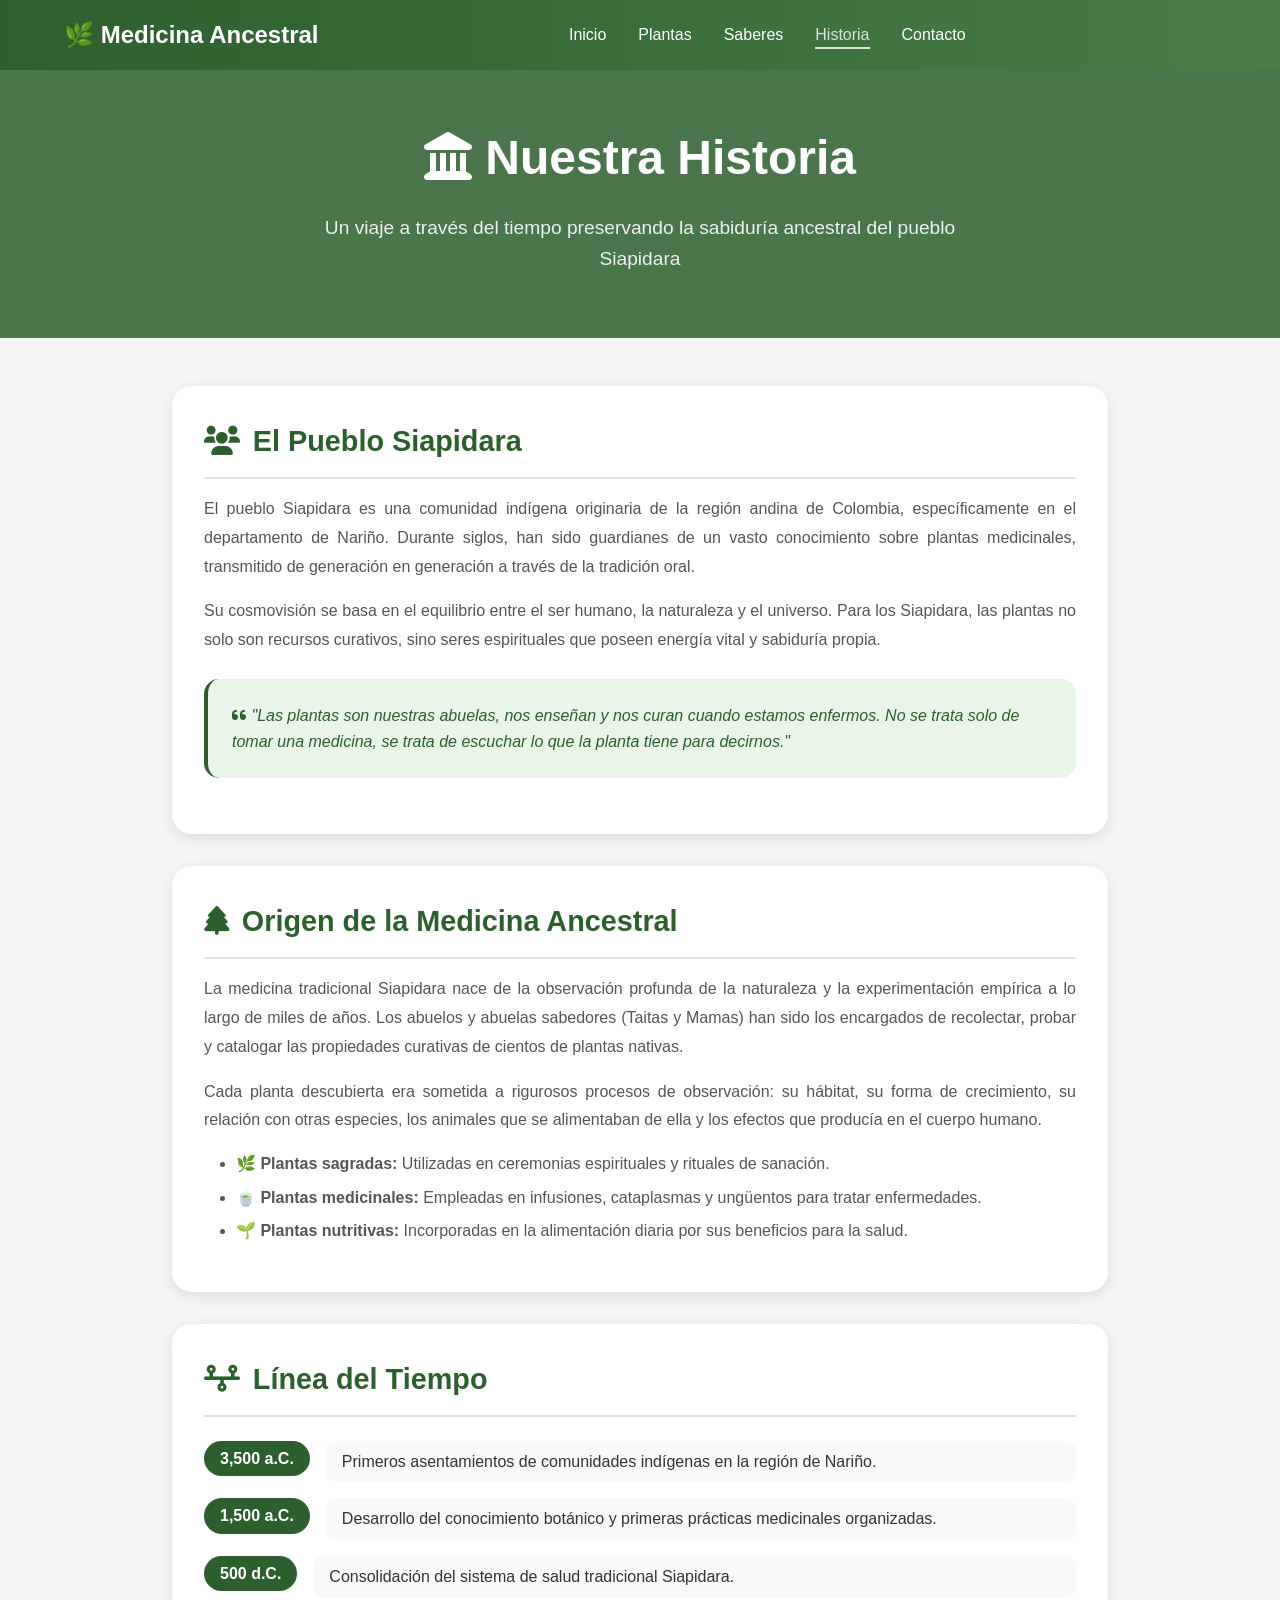
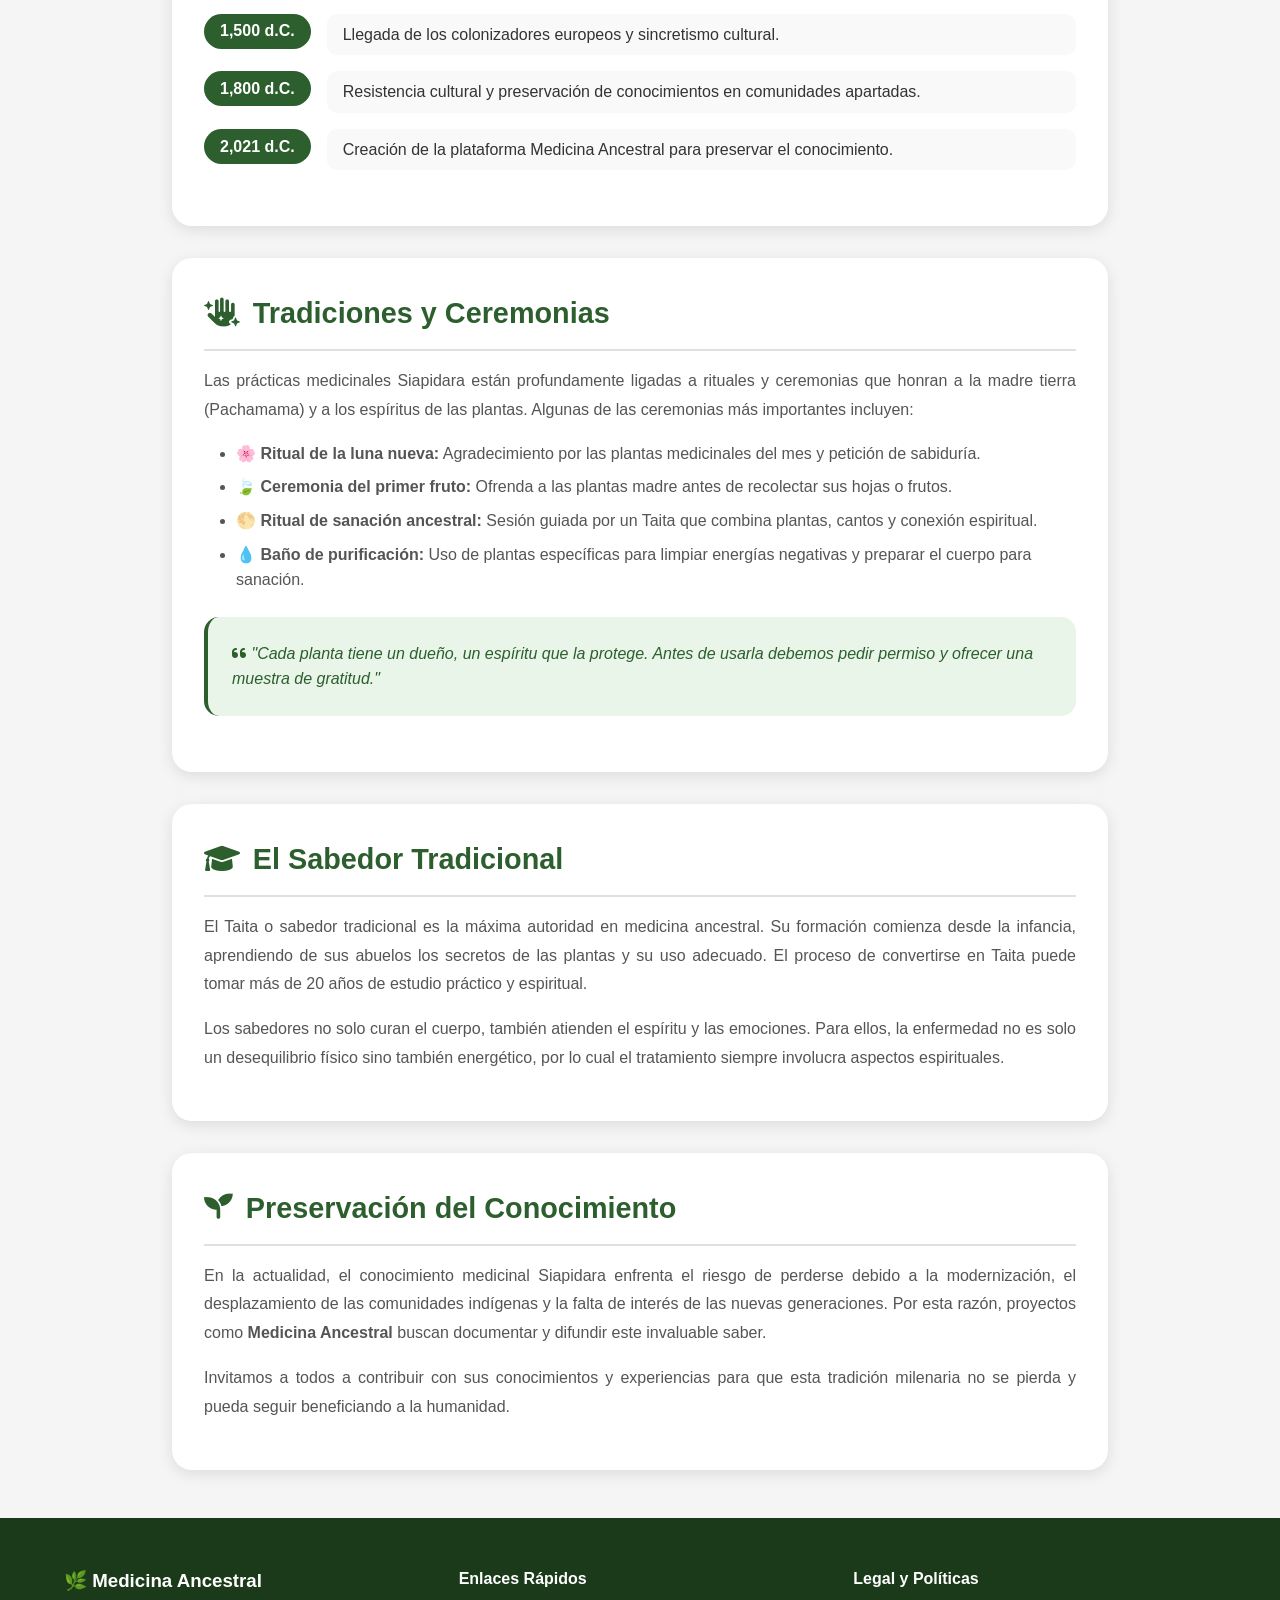
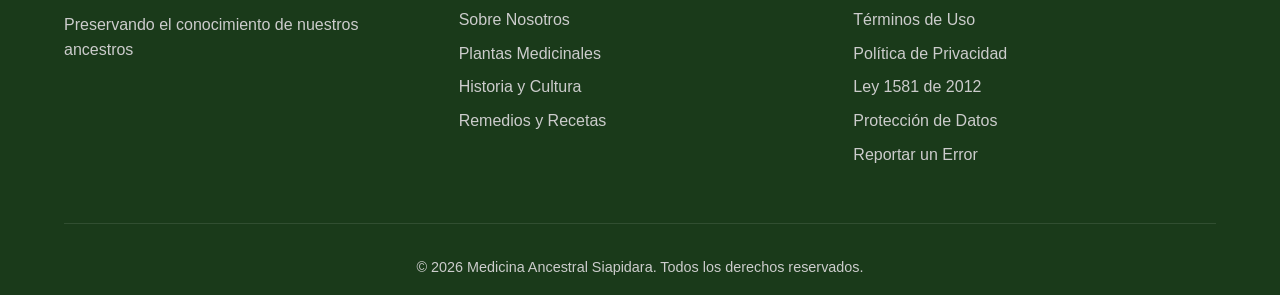
<file: historia.html>
<!DOCTYPE html>
<html lang="es">
<head>
    <meta charset="UTF-8">
    <meta name="viewport" content="width=device-width, initial-scale=1.0">
    <title>Historia - Medicina Ancestral</title>
    <link rel="stylesheet" href="styles.css">
    <link rel="stylesheet" href="https://cdnjs.cloudflare.com/ajax/libs/font-awesome/6.0.0/css/all.min.css">
    <style>
        * { margin: 0; padding: 0; box-sizing: border-box; }
        body { 
            font-family: 'Segoe UI', Tahoma, Geneva, Verdana, sans-serif;
            background: #f5f5f5;
        }
        .navbar {
            display: flex;
            justify-content: space-between;
            align-items: center;
            padding: 1rem 5%;
            background: linear-gradient(to right, #2c5f2d, #4a7c4a);
            color: white;
            position: fixed;
            width: 100%;
            top: 0;
            z-index: 1000;
        }
        .logo { font-size: 1.5rem; font-weight: bold; }
        .nav-menu {
            display: flex;
            list-style: none;
            gap: 2rem;
        }
        .nav-menu a {
            color: white;
            text-decoration: none;
            font-weight: 500;
        }
        .nav-menu a:hover, .nav-menu a.active {
            opacity: 0.8;
            border-bottom: 2px solid white;
            padding-bottom: 0.25rem;
        }
        .auth-buttons {
            display: flex;
            gap: 1rem;
            align-items: center;
        }
        .btn-auth {
            text-decoration: none;
            padding: 0.5rem 1.2rem;
            border-radius: 50px;
            font-weight: 600;
            font-size: 0.9rem;
            transition: all 0.3s;
        }
        .btn-login {
            background: transparent;
            color: white;
            border: 2px solid white;
        }
        .btn-login:hover {
            background: white;
            color: #2c5f2d;
        }
        .btn-register {
            background: white;
            color: #2c5f2d;
            border: 2px solid white;
        }
        .btn-register:hover {
            background: transparent;
            color: white;
        }
        .historia-header {
            text-align: center;
            padding: 120px 2rem 4rem;
            background: linear-gradient(rgba(44, 95, 45, 0.85), rgba(44, 95, 45, 0.85)), url('https://images.unsplash.com/photo-1520412099551-510b1b3ea50e?ixlib=rb-1.2.1&auto=format&fit=crop&w=1350&q=80');
            background-size: cover;
            background-position: center;
            color: white;
        }
        .historia-header h1 {
            font-size: 3rem;
            margin-bottom: 1rem;
        }
        .historia-header p {
            font-size: 1.2rem;
            max-width: 700px;
            margin: 0 auto;
            opacity: 0.9;
        }
        .historia-container {
            max-width: 1000px;
            margin: 3rem auto;
            padding: 0 2rem;
        }
        .historia-seccion {
            background: white;
            border-radius: 20px;
            padding: 2rem;
            margin-bottom: 2rem;
            box-shadow: 0 4px 15px rgba(0,0,0,0.1);
        }
        .historia-seccion h2 {
            color: #2c5f2d;
            font-size: 1.8rem;
            margin-bottom: 1rem;
            display: flex;
            align-items: center;
            gap: 0.8rem;
            border-bottom: 2px solid #e0e0e0;
            padding-bottom: 0.8rem;
        }
        .historia-seccion h2 i {
            font-size: 1.8rem;
        }
        .historia-seccion h3 {
            color: #2c5f2d;
            margin: 1rem 0 0.5rem;
        }
        .historia-seccion p {
            color: #555;
            line-height: 1.8;
            margin-bottom: 1rem;
            text-align: justify;
        }
        .historia-seccion ul {
            margin-left: 2rem;
            margin-bottom: 1rem;
            color: #555;
        }
        .historia-seccion li {
            margin-bottom: 0.5rem;
            line-height: 1.6;
        }
        .cita {
            background: #e8f5e8;
            padding: 1.5rem;
            border-radius: 15px;
            margin: 1.5rem 0;
            border-left: 4px solid #2c5f2d;
            font-style: italic;
            color: #2c5f2d;
        }
        .timeline {
            display: flex;
            flex-direction: column;
            gap: 1rem;
            margin: 1.5rem 0;
        }
        .timeline-item {
            display: flex;
            gap: 1rem;
            align-items: flex-start;
        }
        .timeline-year {
            min-width: 80px;
            background: #2c5f2d;
            color: white;
            padding: 0.3rem 1rem;
            border-radius: 20px;
            text-align: center;
            font-weight: bold;
        }
        .timeline-text {
            background: #f9f9f9;
            padding: 0.5rem 1rem;
            border-radius: 10px;
            flex: 1;
        }
        footer {
            background-color: #1a3a1a;
            color: white;
            padding: 3rem 5% 1rem;
            margin-top: 3rem;
        }
        .footer-content {
            display: grid;
            grid-template-columns: repeat(auto-fit, minmax(250px, 1fr));
            gap: 2rem;
            max-width: 1200px;
            margin: 0 auto;
        }
        .footer-section h3, .footer-section h4 {
            margin-bottom: 1rem;
        }
        .footer-section p, .footer-section ul {
            color: #ccc;
        }
        .footer-section ul {
            list-style: none;
        }
        .footer-section ul li {
            margin-bottom: 0.5rem;
        }
        .footer-section ul li a {
            color: #ccc;
            text-decoration: none;
        }
        .footer-bottom {
            text-align: center;
            margin-top: 3rem;
            padding-top: 2rem;
            border-top: 1px solid rgba(255,255,255,0.1);
            color: #ccc;
        }
        @media (max-width: 768px) {
            .historia-header h1 { font-size: 2rem; }
            .timeline-item { flex-direction: column; }
            .timeline-year { align-self: flex-start; }
        }
    </style>
</head>
<body>
    <nav class="navbar">
        <div class="logo">🌿 Medicina Ancestral</div>
        <ul class="nav-menu">
            <li><a href="index.html">Inicio</a></li>
            <li><a href="plantas.html">Plantas</a></li>
            <li><a href="contribuciones.html">Saberes</a></li>
            <li><a href="historia.html" class="active">Historia</a></li>
            <li><a href="#">Contacto</a></li>
        </ul>
        <div class="auth-buttons" id="authButtons">
            <!-- Los botones se cargarán dinámicamente -->
        </div>
    </nav>

    <div class="historia-header">
        <h1><i class="fas fa-landmark"></i> Nuestra Historia</h1>
        <p>Un viaje a través del tiempo preservando la sabiduría ancestral del pueblo Siapidara</p>
    </div>

    <div class="historia-container">
        <div class="historia-seccion">
            <h2><i class="fas fa-users"></i> El Pueblo Siapidara</h2>
            <p>El pueblo Siapidara es una comunidad indígena originaria de la región andina de Colombia, específicamente en el departamento de Nariño. Durante siglos, han sido guardianes de un vasto conocimiento sobre plantas medicinales, transmitido de generación en generación a través de la tradición oral.</p>
            <p>Su cosmovisión se basa en el equilibrio entre el ser humano, la naturaleza y el universo. Para los Siapidara, las plantas no solo son recursos curativos, sino seres espirituales que poseen energía vital y sabiduría propia.</p>
            <div class="cita">
                <i class="fas fa-quote-left"></i> "Las plantas son nuestras abuelas, nos enseñan y nos curan cuando estamos enfermos. No se trata solo de tomar una medicina, se trata de escuchar lo que la planta tiene para decirnos."
            </div>
        </div>

        <div class="historia-seccion">
            <h2><i class="fas fa-tree"></i> Origen de la Medicina Ancestral</h2>
            <p>La medicina tradicional Siapidara nace de la observación profunda de la naturaleza y la experimentación empírica a lo largo de miles de años. Los abuelos y abuelas sabedores (Taitas y Mamas) han sido los encargados de recolectar, probar y catalogar las propiedades curativas de cientos de plantas nativas.</p>
            <p>Cada planta descubierta era sometida a rigurosos procesos de observación: su hábitat, su forma de crecimiento, su relación con otras especies, los animales que se alimentaban de ella y los efectos que producía en el cuerpo humano.</p>
            <ul>
                <li><strong>🌿 Plantas sagradas:</strong> Utilizadas en ceremonias espirituales y rituales de sanación.</li>
                <li><strong>🍵 Plantas medicinales:</strong> Empleadas en infusiones, cataplasmas y ungüentos para tratar enfermedades.</li>
                <li><strong>🌱 Plantas nutritivas:</strong> Incorporadas en la alimentación diaria por sus beneficios para la salud.</li>
            </ul>
        </div>

        <div class="historia-seccion">
            <h2><i class="fas fa-timeline"></i> Línea del Tiempo</h2>
            <div class="timeline">
                <div class="timeline-item">
                    <div class="timeline-year">3,500 a.C.</div>
                    <div class="timeline-text">Primeros asentamientos de comunidades indígenas en la región de Nariño.</div>
                </div>
                <div class="timeline-item">
                    <div class="timeline-year">1,500 a.C.</div>
                    <div class="timeline-text">Desarrollo del conocimiento botánico y primeras prácticas medicinales organizadas.</div>
                </div>
                <div class="timeline-item">
                    <div class="timeline-year">500 d.C.</div>
                    <div class="timeline-text">Consolidación del sistema de salud tradicional Siapidara.</div>
                </div>
                <div class="timeline-item">
                    <div class="timeline-year">1,500 d.C.</div>
                    <div class="timeline-text">Llegada de los colonizadores europeos y sincretismo cultural.</div>
                </div>
                <div class="timeline-item">
                    <div class="timeline-year">1,800 d.C.</div>
                    <div class="timeline-text">Resistencia cultural y preservación de conocimientos en comunidades apartadas.</div>
                </div>
                <div class="timeline-item">
                    <div class="timeline-year">2,021 d.C.</div>
                    <div class="timeline-text">Creación de la plataforma Medicina Ancestral para preservar el conocimiento.</div>
                </div>
            </div>
        </div>

        <div class="historia-seccion">
            <h2><i class="fas fa-hand-sparkles"></i> Tradiciones y Ceremonias</h2>
            <p>Las prácticas medicinales Siapidara están profundamente ligadas a rituales y ceremonias que honran a la madre tierra (Pachamama) y a los espíritus de las plantas. Algunas de las ceremonias más importantes incluyen:</p>
            <ul>
                <li><strong>🌸 Ritual de la luna nueva:</strong> Agradecimiento por las plantas medicinales del mes y petición de sabiduría.</li>
                <li><strong>🍃 Ceremonia del primer fruto:</strong> Ofrenda a las plantas madre antes de recolectar sus hojas o frutos.</li>
                <li><strong>🌕 Ritual de sanación ancestral:</strong> Sesión guiada por un Taita que combina plantas, cantos y conexión espiritual.</li>
                <li><strong>💧 Baño de purificación:</strong> Uso de plantas específicas para limpiar energías negativas y preparar el cuerpo para sanación.</li>
            </ul>
            <div class="cita">
                <i class="fas fa-quote-left"></i> "Cada planta tiene un dueño, un espíritu que la protege. Antes de usarla debemos pedir permiso y ofrecer una muestra de gratitud."
            </div>
        </div>

        <div class="historia-seccion">
            <h2><i class="fas fa-graduation-cap"></i> El Sabedor Tradicional</h2>
            <p>El Taita o sabedor tradicional es la máxima autoridad en medicina ancestral. Su formación comienza desde la infancia, aprendiendo de sus abuelos los secretos de las plantas y su uso adecuado. El proceso de convertirse en Taita puede tomar más de 20 años de estudio práctico y espiritual.</p>
            <p>Los sabedores no solo curan el cuerpo, también atienden el espíritu y las emociones. Para ellos, la enfermedad no es solo un desequilibrio físico sino también energético, por lo cual el tratamiento siempre involucra aspectos espirituales.</p>
        </div>

        <div class="historia-seccion">
            <h2><i class="fas fa-seedling"></i> Preservación del Conocimiento</h2>
            <p>En la actualidad, el conocimiento medicinal Siapidara enfrenta el riesgo de perderse debido a la modernización, el desplazamiento de las comunidades indígenas y la falta de interés de las nuevas generaciones. Por esta razón, proyectos como <strong>Medicina Ancestral</strong> buscan documentar y difundir este invaluable saber.</p>
            <p>Invitamos a todos a contribuir con sus conocimientos y experiencias para que esta tradición milenaria no se pierda y pueda seguir beneficiando a la humanidad.</p>
        </div>
    </div>

    <footer>
        <div class="footer-content">
            <div class="footer-section">
                <h3>🌿 Medicina Ancestral</h3>
                <p>Preservando el conocimiento de nuestros ancestros</p>
            </div>
            
            <div class="footer-section">
                <h4>Enlaces Rápidos</h4>
                <ul>
                    <li><a href="#">Sobre Nosotros</a></li>
                    <li><a href="plantas.html">Plantas Medicinales</a></li>
                    <li><a href="historia.html">Historia y Cultura</a></li>
                    <li><a href="#">Remedios y Recetas</a></li>
                </ul>
            </div>
            
            <div class="footer-section">
                <h4>Legal y Políticas</h4>
                <ul>
                    <li><a href="#">Términos de Uso</a></li>
                    <li><a href="#">Política de Privacidad</a></li>
                    <li><a href="#">Ley 1581 de 2012</a></li>
                    <li><a href="#">Protección de Datos</a></li>
                    <li><a href="#">Reportar un Error</a></li>
                </ul>
            </div>
        </div>
        
        <div class="footer-bottom">
            <p>&copy; 2026 Medicina Ancestral Siapidara. Todos los derechos reservados.</p>
        </div>
    </footer>

    <script>
        function checkSession() {
            fetch('pages/verificar_sesion.php')
                .then(response => response.json())
                .then(data => {
                    const authButtons = document.getElementById('authButtons');
                    if (data.logged_in) {
                        authButtons.innerHTML = `
                            <a href="pages/perfil.html" style="color: white; text-decoration: none; margin-right: 1rem;">
                                <i class="fas fa-user-circle"></i> ${data.nombre} ${data.apellido}
                            </a>
                            <a href="pages/cerrar-sesion.php" class="btn-auth btn-login">Cerrar Sesión</a>
                        `;
                    } else {
                        authButtons.innerHTML = `
                            <a href="iniciar-sesion.html" class="btn-auth btn-login">Iniciar Sesión</a>
                            <a href="registrarse.html" class="btn-auth btn-register">Registrarse</a>
                        `;
                    }
                })
                .catch(error => console.error('Error:', error));
        }
        checkSession();
    </script>
</body>
</html>
</file>
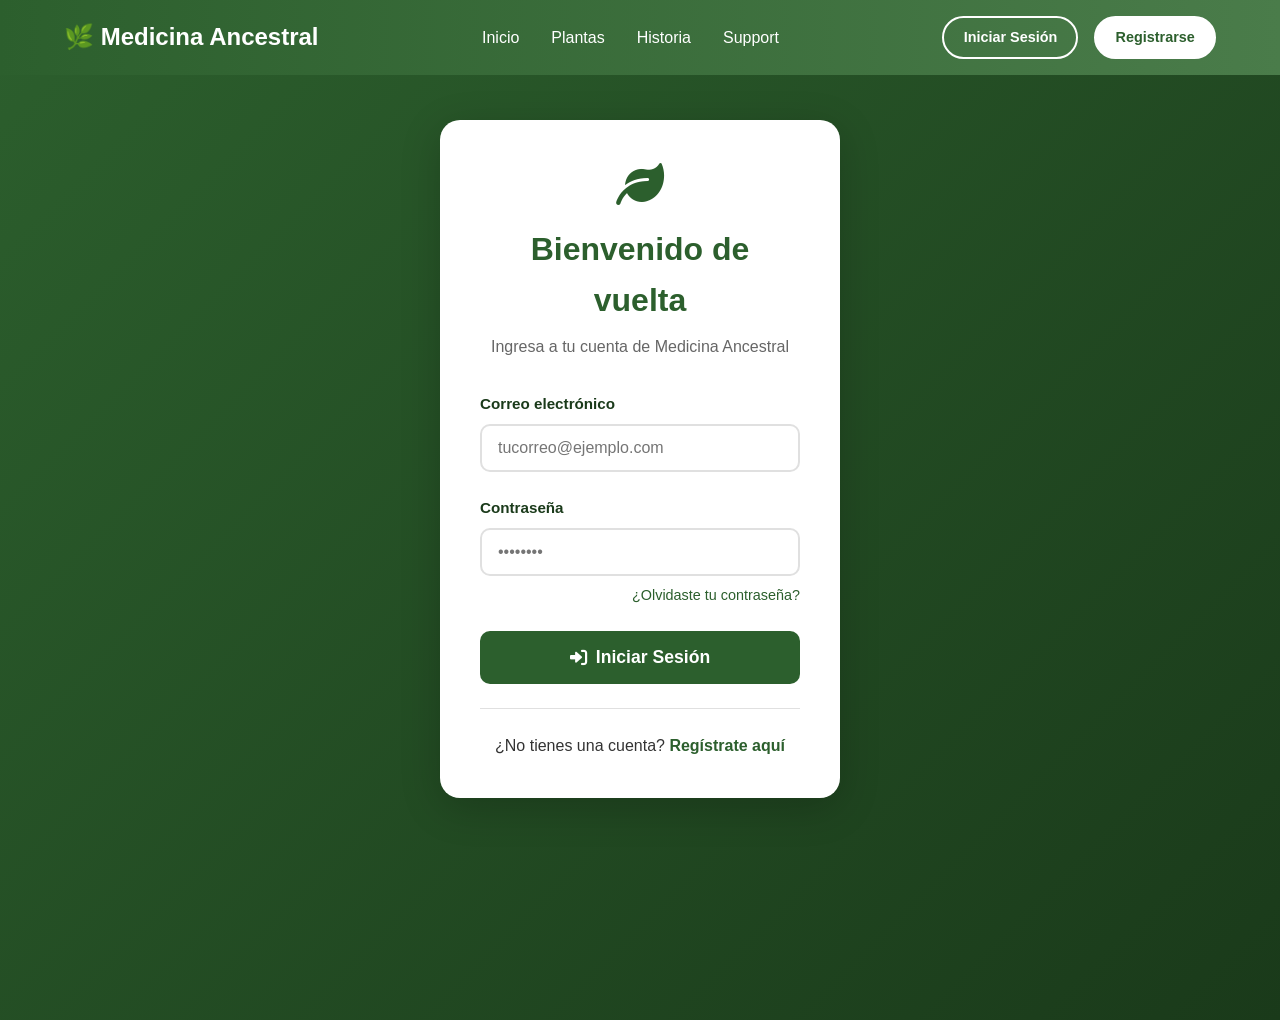
<file: iniciar-sesion.html>
<!DOCTYPE html>
<html lang="es">
<head>
    <meta charset="UTF-8">
    <meta name="viewport" content="width=device-width, initial-scale=1.0">
    <title>Iniciar Sesión - Medicina Ancestral</title>
    <link rel="stylesheet" href="styles.css">
    <link rel="stylesheet" href="https://cdnjs.cloudflare.com/ajax/libs/font-awesome/6.0.0/css/all.min.css">
    <style>
        * { margin: 0; padding: 0; box-sizing: border-box; }
        body { 
            font-family: 'Segoe UI', Tahoma, Geneva, Verdana, sans-serif;
            background: linear-gradient(135deg, #2c5f2d, #1a3a1a);
            min-height: 100vh;
        }
        .navbar {
            display: flex;
            justify-content: space-between;
            align-items: center;
            padding: 1rem 5%;
            background: linear-gradient(to right, #2c5f2d, #4a7c4a);
            color: white;
            position: fixed;
            width: 100%;
            top: 0;
            z-index: 1000;
        }
        .logo { font-size: 1.5rem; font-weight: bold; }
        .nav-menu {
            display: flex;
            list-style: none;
            gap: 2rem;
        }
        .nav-menu a {
            color: white;
            text-decoration: none;
            font-weight: 500;
        }
        .nav-menu a:hover {
            opacity: 0.8;
        }
        .auth-buttons {
            display: flex;
            gap: 1rem;
            align-items: center;
        }
        .btn-auth {
            text-decoration: none;
            padding: 0.5rem 1.2rem;
            border-radius: 50px;
            font-weight: 600;
            font-size: 0.9rem;
            transition: all 0.3s;
        }
        .btn-login {
            background: transparent;
            color: white;
            border: 2px solid white;
        }
        .btn-login:hover {
            background: white;
            color: #2c5f2d;
        }
        .btn-register {
            background: white;
            color: #2c5f2d;
            border: 2px solid white;
        }
        .btn-register:hover {
            background: transparent;
            color: white;
        }
        .login-container {
            max-width: 400px;
            margin: 120px auto 50px;
            padding: 2.5rem;
            background: white;
            border-radius: 20px;
            box-shadow: 0 10px 40px rgba(0,0,0,0.2);
        }
        .login-header {
            text-align: center;
            margin-bottom: 2rem;
        }
        .login-header i {
            font-size: 3rem;
            color: #2c5f2d;
            margin-bottom: 1rem;
        }
        .login-header h1 {
            color: #2c5f2d;
            font-size: 2rem;
            margin-bottom: 0.5rem;
        }
        .login-header p {
            color: #666;
        }
        .form-group {
            margin-bottom: 1.5rem;
        }
        .form-group label {
            display: block;
            margin-bottom: 0.5rem;
            color: #1a3a1a;
            font-weight: 600;
        }
        .form-group input {
            width: 100%;
            padding: 0.8rem 1rem;
            border: 2px solid #e0e0e0;
            border-radius: 10px;
            font-size: 1rem;
            transition: all 0.3s;
        }
        .form-group input:focus {
            border-color: #4a7c4a;
            outline: none;
            box-shadow: 0 0 0 3px rgba(74, 124, 74, 0.1);
        }
        .forgot-password {
            text-align: right;
            margin-top: 0.5rem;
        }
        .forgot-password a {
            color: #2c5f2d;
            text-decoration: none;
            font-size: 0.9rem;
            cursor: pointer;
        }
        .forgot-password a:hover {
            text-decoration: underline;
        }
        .btn-login-submit {
            width: 100%;
            padding: 1rem;
            background: #2c5f2d;
            color: white;
            border: none;
            border-radius: 10px;
            font-size: 1.1rem;
            font-weight: 600;
            cursor: pointer;
            transition: all 0.3s;
            display: flex;
            align-items: center;
            justify-content: center;
            gap: 0.5rem;
        }
        .btn-login-submit:hover {
            background: #4a7c4a;
            transform: translateY(-2px);
            box-shadow: 0 5px 15px rgba(44, 95, 45, 0.3);
        }
        .register-link {
            text-align: center;
            margin-top: 1.5rem;
            padding-top: 1.5rem;
            border-top: 1px solid #e0e0e0;
        }
        .register-link a {
            color: #2c5f2d;
            text-decoration: none;
            font-weight: 600;
        }
        .register-link a:hover {
            text-decoration: underline;
        }
        .alert {
            padding: 1rem;
            border-radius: 10px;
            margin-bottom: 1.5rem;
            display: flex;
            align-items: center;
            gap: 0.5rem;
        }
        .alert-error {
            background: #fee;
            color: #c00;
            border: 1px solid #fcc;
        }
        .alert-success {
            background: #e8f5e8;
            color: #2c5f2d;
            border: 1px solid #c8e6c9;
        }
        .modal {
            display: none;
            position: fixed;
            top: 0;
            left: 0;
            width: 100%;
            height: 100%;
            background: rgba(0,0,0,0.5);
            z-index: 1001;
            justify-content: center;
            align-items: center;
        }
        .modal-content {
            background: white;
            padding: 2rem;
            border-radius: 20px;
            max-width: 450px;
            width: 90%;
            position: relative;
        }
        .modal-header {
            text-align: center;
            margin-bottom: 1.5rem;
        }
        .modal-header i {
            font-size: 2.5rem;
            color: #2c5f2d;
        }
        .modal-header h3 {
            color: #2c5f2d;
            margin-top: 0.5rem;
        }
        .modal-close {
            position: absolute;
            top: 1rem;
            right: 1rem;
            font-size: 1.5rem;
            cursor: pointer;
            color: #999;
        }
        .modal-close:hover {
            color: #333;
        }
        .message {
            padding: 1rem;
            border-radius: 10px;
            margin-bottom: 1rem;
            display: none;
        }
        .message.success {
            background: #d4edda;
            color: #155724;
            border: 1px solid #c3e6cb;
            display: block;
        }
        .message.error {
            background: #f8d7da;
            color: #721c24;
            border: 1px solid #f5c6cb;
            display: block;
        }
        .password-requirements {
            font-size: 0.8rem;
            color: #666;
            margin-top: 0.3rem;
        }
    </style>
</head>
<body>
    <nav class="navbar">
        <div class="logo">🌿 Medicina Ancestral</div>
        <ul class="nav-menu">
            <li><a href="index.html">Inicio</a></li>
            <li><a href="plantas.html">Plantas</a></li>
            <li><a href="historia.html">Historia</a></li>
            <li><a href="support.html">Support</a></li>
        </ul>
        <div class="auth-buttons">
            <a href="iniciar-sesion.html" class="btn-auth btn-login">Iniciar Sesión</a>
            <a href="registrarse.html" class="btn-auth btn-register">Registrarse</a>
        </div>
    </nav>

    <div class="login-container">
        <div class="login-header">
            <i class="fas fa-leaf"></i>
            <h1>Bienvenido de vuelta</h1>
            <p>Ingresa a tu cuenta de Medicina Ancestral</p>
        </div>

     

        <form id="loginForm" method="POST" action="pages/procesar_login.php">
            <div class="form-group">
                <label for="email">Correo electrónico</label>
                <input type="email" id="email" name="email" 
                       placeholder="tucorreo@ejemplo.com" required>
            </div>

            <div class="form-group">
                <label for="password">Contraseña</label>
                <input type="password" id="password" name="password" 
                       placeholder="••••••••" required>
                <div class="forgot-password">
                    <a onclick="abrirModalRecuperar()">¿Olvidaste tu contraseña?</a>
                </div>
            </div>

            <button type="submit" class="btn-login-submit">
                <i class="fas fa-sign-in-alt"></i> Iniciar Sesión
            </button>
        </form>

        <div class="register-link">
            ¿No tienes una cuenta? <a href="registrarse.html">Regístrate aquí</a>
        </div>
    </div>

    <!-- Modal para Recuperar Contraseña -->
    <div id="modalRecuperar" class="modal">
        <div class="modal-content">
            <span class="modal-close" onclick="cerrarModalRecuperar()">&times;</span>
            <div class="modal-header">
                <i class="fas fa-envelope"></i>
                <h3>Recuperar Contraseña</h3>
                <p>Ingresa tu correo electrónico para recibir un enlace de recuperación</p>
            </div>

            <div id="modal-message" class="message" style="display: none;"></div>

            <form id="form-recuperar">
                <div class="form-group">
                    <label>Correo Electrónico</label>
                    <input type="email" id="recuperar_email" placeholder="tucorreo@ejemplo.com" required>
                </div>

                <button type="submit" class="btn-login-submit" style="width: 100%;">
                    <i class="fas fa-paper-plane"></i> Enviar Enlace de Recuperación
                </button>
            </form>

            <div style="margin-top: 1rem; text-align: center; font-size: 0.8rem; color: #666;">
                <i class="fas fa-info-circle"></i> Te enviaremos un enlace para restablecer tu contraseña
            </div>
        </div>
    </div>

    <!-- Modal para Restablecer Contraseña -->
    <div id="modalRestablecer" class="modal">
        <div class="modal-content">
            <span class="modal-close" onclick="cerrarModalRestablecer()">&times;</span>
            <div class="modal-header">
                <i class="fas fa-lock"></i>
                <h3>Restablecer Contraseña</h3>
                <p>Ingresa tu nueva contraseña</p>
            </div>

            <div id="modal-restablecer-message" class="message" style="display: none;"></div>

            <form id="form-restablecer">
                <input type="hidden" id="reset_token" name="token">
                <div class="form-group">
                    <label>Nueva Contraseña</label>
                    <input type="password" id="reset_password_nueva" required>
                    <div class="password-requirements">Mínimo 6 caracteres</div>
                </div>

                <div class="form-group">
                    <label>Confirmar Contraseña</label>
                    <input type="password" id="reset_confirmar_password" required>
                </div>

                <button type="submit" class="btn-login-submit" style="width: 100%;">
                    <i class="fas fa-save"></i> Restablecer Contraseña
                </button>
            </form>
        </div>
    </div>

    <script>
        // Mostrar mensajes de la URL con JavaScript (fallback)
        const urlParams = new URLSearchParams(window.location.search);
        const errorMsg = urlParams.get('error');
        const successMsg = urlParams.get('success');
        
        if (errorMsg) {
            const alertDiv = document.createElement('div');
            alertDiv.className = 'alert alert-error';
            alertDiv.innerHTML = '<i class="fas fa-exclamation-circle"></i> ' + decodeURIComponent(errorMsg);
            const loginContainer = document.querySelector('.login-container');
            const loginHeader = document.querySelector('.login-header');
            if (loginHeader.nextSibling) {
                loginContainer.insertBefore(alertDiv, loginHeader.nextSibling);
            } else {
                loginContainer.appendChild(alertDiv);
            }
        }
        
        if (successMsg) {
            const alertDiv = document.createElement('div');
            alertDiv.className = 'alert alert-success';
            alertDiv.innerHTML = '<i class="fas fa-check-circle"></i> ' + decodeURIComponent(successMsg);
            const loginContainer = document.querySelector('.login-container');
            const loginHeader = document.querySelector('.login-header');
            if (loginHeader.nextSibling) {
                loginContainer.insertBefore(alertDiv, loginHeader.nextSibling);
            } else {
                loginContainer.appendChild(alertDiv);
            }
            
            setTimeout(() => {
                alertDiv.remove();
            }, 5000);
        }

        // Abrir modal para recuperar contraseña
        function abrirModalRecuperar() {
            document.getElementById('modalRecuperar').style.display = 'flex';
            document.getElementById('form-recuperar').reset();
            document.getElementById('modal-message').style.display = 'none';
        }

        function cerrarModalRecuperar() {
            document.getElementById('modalRecuperar').style.display = 'none';
        }

        function abrirModalRestablecer(token) {
            document.getElementById('reset_token').value = token;
            document.getElementById('modalRestablecer').style.display = 'flex';
            document.getElementById('form-restablecer').reset();
            document.getElementById('modal-restablecer-message').style.display = 'none';
        }

        function cerrarModalRestablecer() {
            document.getElementById('modalRestablecer').style.display = 'none';
        }

        // Enviar solicitud de recuperación
        document.getElementById('form-recuperar').addEventListener('submit', async (e) => {
            e.preventDefault();
            const email = document.getElementById('recuperar_email').value;
            
            try {
                const response = await fetch('pages/procesar_recuperar.php', {
                    method: 'POST',
                    headers: { 'Content-Type': 'application/json' },
                    body: JSON.stringify({ email: email })
                });
                const result = await response.json();
                const modalMessage = document.getElementById('modal-message');
                modalMessage.textContent = result.mensaje;
                modalMessage.className = `message ${result.tipo}`;
                modalMessage.style.display = 'block';
                if (result.tipo === 'success') {
                    setTimeout(() => cerrarModalRecuperar(), 3000);
                }
            } catch (error) {
                const modalMessage = document.getElementById('modal-message');
                modalMessage.textContent = 'Error al enviar solicitud';
                modalMessage.className = 'message error';
                modalMessage.style.display = 'block';
            }
        });

        // Restablecer contraseña
        document.getElementById('form-restablecer').addEventListener('submit', async (e) => {
            e.preventDefault();
            const token = document.getElementById('reset_token').value;
            const passwordNueva = document.getElementById('reset_password_nueva').value;
            const confirmarPassword = document.getElementById('reset_confirmar_password').value;
            
            if (passwordNueva !== confirmarPassword) {
                mostrarMensajeRestablecer('Las contraseñas no coinciden', 'error');
                return;
            }
            if (passwordNueva.length < 6) {
                mostrarMensajeRestablecer('La contraseña debe tener al menos 6 caracteres', 'error');
                return;
            }
            
            try {
                const response = await fetch('pages/procesar_restablecer.php', {
                    method: 'POST',
                    headers: { 'Content-Type': 'application/json' },
                    body: JSON.stringify({ token: token, password: passwordNueva })
                });
                const result = await response.json();
                mostrarMensajeRestablecer(result.mensaje, result.tipo);
                if (result.tipo === 'success') {
                    setTimeout(() => {
                        cerrarModalRestablecer();
                        window.location.href = 'iniciar-sesion.html';
                    }, 3000);
                }
            } catch (error) {
                mostrarMensajeRestablecer('Error al restablecer contraseña', 'error');
            }
        });

        function mostrarMensajeRestablecer(mensaje, tipo) {
            const modalMessage = document.getElementById('modal-restablecer-message');
            modalMessage.textContent = mensaje;
            modalMessage.className = `message ${tipo}`;
            modalMessage.style.display = 'block';
            setTimeout(() => modalMessage.style.display = 'none', 4000);
        }

        function verificarTokenURL() {
            const urlParams = new URLSearchParams(window.location.search);
            const token = urlParams.get('token');
            if (token) {
                abrirModalRestablecer(token);
                window.history.replaceState({}, document.title, window.location.pathname);
            }
        }
        
        window.onclick = function(event) {
            const modalRecuperar = document.getElementById('modalRecuperar');
            const modalRestablecer = document.getElementById('modalRestablecer');
            if (event.target === modalRecuperar) cerrarModalRecuperar();
            if (event.target === modalRestablecer) cerrarModalRestablecer();
        }
        
        verificarTokenURL();
    </script>
</body>
</html>
</file>
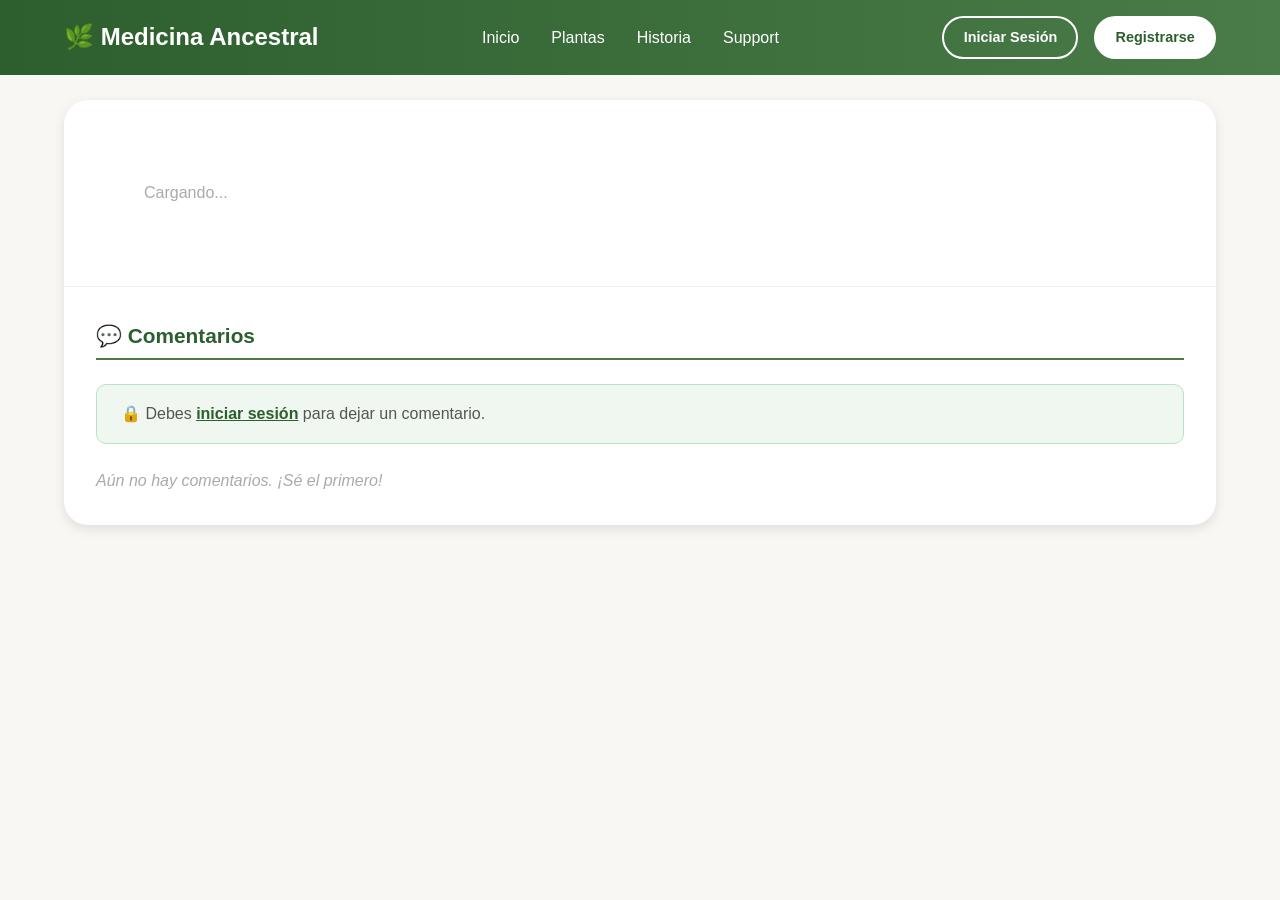
<file: planta-detalle.html>
<!DOCTYPE html>
<html lang="es">
<head>
    <meta charset="UTF-8">
    <meta name="viewport" content="width=device-width, initial-scale=1.0">
    <title>Planta - Medicina Ancestral</title>
    <link rel="stylesheet" href="styles.css">
    <link rel="stylesheet" href="https://cdnjs.cloudflare.com/ajax/libs/font-awesome/6.0.0/css/all.min.css">
</head>
<body>
    <nav class="navbar">
        <div class="logo">🌿 Medicina Ancestral</div>
        <ul class="nav-menu">
            <li><a href="index.html">Inicio</a></li>
            <li><a href="plantas.html">Plantas</a></li>
            <li><a href="historia.html">Historia</a></li>
            <li><a href="support.html">Support</a></li>
        </ul>
        <div class="auth-buttons">
            <a href="iniciar-sesion.html" class="btn-auth btn-login">Iniciar Sesión</a>
            <a href="registrarse.html" class="btn-auth btn-register">Registrarse</a>
        </div>
    </nav>

    <main class="planta-detalle-page">
        <div class="planta-detalle-container">

            <!-- Contenido dinámico de la planta -->
            <div id="contenido-planta" class="planta-detalle-grid">
                <p style="padding:3rem; color:#aaa;">Cargando...</p>
            </div>

            <!-- ===== SECCIÓN DE COMENTARIOS ===== -->
            <div style="padding:2rem; border-top:1px solid #eee;">
                <h3 style="color:#2c5f2d; font-size:1.3rem; border-bottom:2px solid #4a7c4a; padding-bottom:0.4rem; margin-bottom:1.5rem;">
                    💬 Comentarios
                </h3>

                <div id="aviso-login" style="background:#f0f7f0; border:1px solid #b7e4c7; border-radius:10px; padding:1rem 1.5rem; margin-bottom:1.5rem;">
                    <p style="margin:0; color:#555;">
                        🔒 Debes <a href="iniciar-sesion.html" style="color:#2c5f2d; font-weight:bold;">iniciar sesión</a> para dejar un comentario.
                    </p>
                </div>

                <div id="formulario-comentario" style="display:none; margin-bottom:2rem;">
                    <h4 style="color:#2c5f2d; margin-bottom:0.8rem;">Deja tu comentario</h4>
                    <textarea id="texto-comentario" rows="4"
                        placeholder="Escribe tu experiencia con esta planta..."
                        style="width:100%; padding:0.9rem; border:1px solid #ccc; border-radius:10px; font-size:1rem; resize:vertical; box-sizing:border-box; font-family:inherit;"></textarea>
                    <button onclick="publicarComentario()"
                        style="margin-top:0.8rem; background:#2c5f2d; color:white; border:none; padding:0.75rem 1.8rem; border-radius:8px; font-size:1rem; cursor:pointer;"
                        onmouseover="this.style.background='#1a3a1a'"
                        onmouseout="this.style.background='#2c5f2d'">
                        📝 Publicar comentario
                    </button>
                </div>

                <div id="lista-comentarios">
                    <p style="color:#aaa; font-style:italic;">Aún no hay comentarios. ¡Sé el primero!</p>
                </div>
            </div>
            <!-- ===== FIN SECCIÓN DE COMENTARIOS ===== -->

        </div>
    </main>

    <script>
    const params = new URLSearchParams(window.location.search);
    const nombrePlanta = params.get('planta') || 'manzanilla';

    // 1. Cargar datos de la planta desde la BD
    fetch('pages/obtener_planta.php?planta=' + encodeURIComponent(nombrePlanta))
        .then(r => r.json())
        .then(data => {
            if (!data.ok) {
                document.getElementById('contenido-planta').innerHTML =
                    '<p style="padding:3rem;color:#888;">Planta no encontrada.</p>';
                return;
            }
            const p = data.planta;
            document.title = p.nombre_comun + ' - Medicina Ancestral';

            // Estrellas
            const rating = parseFloat(p.rating || 4.5);
            const ratingR = Math.round(rating * 2) / 2;
            let estrellas = '';
            for (let i = 1; i <= 5; i++) {
                if (i <= ratingR) estrellas += '<i class="fas fa-star"></i>';
                else if (i - 0.5 === ratingR) estrellas += '<i class="fas fa-star-half-alt"></i>';
                else estrellas += '<i class="far fa-star"></i>';
            }

            // Usos
            let usosHTML = '';
            if (p.usos) {
                usosHTML = `<div class="planta-detalle-usos">
                    <h3>💚 Usos tradicionales</h3>
                    <ul>
                        ${p.usos.split('|').map(u => `<li><i class="fas fa-check-circle"></i> ${u.trim()}</li>`).join('')}
                    </ul>
                </div>`;
            }

            // Preparación
            let prepHTML = '';
            if (p.preparacion) {
                prepHTML = `<div class="planta-detalle-preparacion">
                    <h3>🍵 Preparación recomendada</h3>
                    ${p.preparacion.split('|').map(prep => {
                        const idx = prep.indexOf(':');
                        if (idx > -1) {
                            return `<p><strong>${prep.substring(0, idx)}:</strong>${prep.substring(idx+1)}</p>`;
                        }
                        return `<p>${prep.trim()}</p>`;
                    }).join('')}
                </div>`;
            }

            document.getElementById('contenido-planta').innerHTML = `
                <div class="planta-detalle-imagen">
                    <img src="${p.imagen_principal}" alt="${p.nombre_comun}">
                </div>
                <div class="planta-detalle-info">
                    <h1>${p.nombre_comun}</h1>
                    <p class="scientific-name">${p.nombre_cientifico || ''}</p>
                    <div class="rating">${estrellas}<span>${rating} (120 reseñas)</span></div>
                    <div class="planta-detalle-descripcion">
                        <h3>🌿 Descripción</h3>
                        <p>${p.descripcion_general || ''}</p>
                    </div>
                    ${usosHTML}
                    ${prepHTML}
                </div>
            `;
        });

    // 2. Verificar sesión
    document.addEventListener('DOMContentLoaded', function() {
        fetch('pages/verificar_sesion.php')
            .then(r => r.json())
            .then(data => {
                if (data.logged_in) {
                    document.querySelector('.auth-buttons').innerHTML = `
                        <span style="color:white; margin-right:1rem;">
                            <i class="fas fa-user"></i> ${data.nombre} ${data.apellido}
                        </span>
                        <a href="pages/cerrar-sesion.php" class="btn-auth btn-login">
                            <i class="fas fa-sign-out-alt"></i> Cerrar Sesión
                        </a>
                    `;
                    document.getElementById('formulario-comentario').style.display = 'block';
                    document.getElementById('aviso-login').style.display = 'none';
                }
            })
            .catch(() => {});
    });

    // 3. Publicar comentario
    function publicarComentario() {
        const texto = document.getElementById('texto-comentario').value.trim();
        if (!texto) { alert('Escribe un comentario antes de publicar.'); return; }

        const form = new FormData();
        form.append('planta_id', nombrePlanta);
        form.append('comentario', texto);

        fetch('pages/guardar_comentario.php', { method: 'POST', body: form })
            .then(r => r.json())
            .then(data => {
                if (data.ok) {
                    document.getElementById('texto-comentario').value = '';
                    agregarComentarioAlDOM(data.nombre, data.fecha, texto);
                } else {
                    alert(data.error || 'Error al guardar el comentario.');
                }
            });
    }

    function agregarComentarioAlDOM(nombre, fecha, texto) {
        const lista = document.getElementById('lista-comentarios');
        const aviso = lista.querySelector('p');
        if (aviso) aviso.remove();

        const div = document.createElement('div');
        div.style.cssText = 'border-top:1px solid #eee; padding:1rem 0;';
        div.innerHTML = `
            <div style="display:flex; align-items:center; gap:0.5rem; margin-bottom:0.4rem;">
                <i class="fas fa-user-circle" style="color:#4a7c4a; font-size:1.2rem;"></i>
                <strong style="color:#2c5f2d;">${nombre}</strong>
                <span style="color:#aaa; font-size:0.85rem;">${fecha}</span>
            </div>
            <p style="margin:0; color:#555; line-height:1.6;">${texto}</p>
        `;
        lista.prepend(div);
    }
    </script>
</body>
</html>
</file>
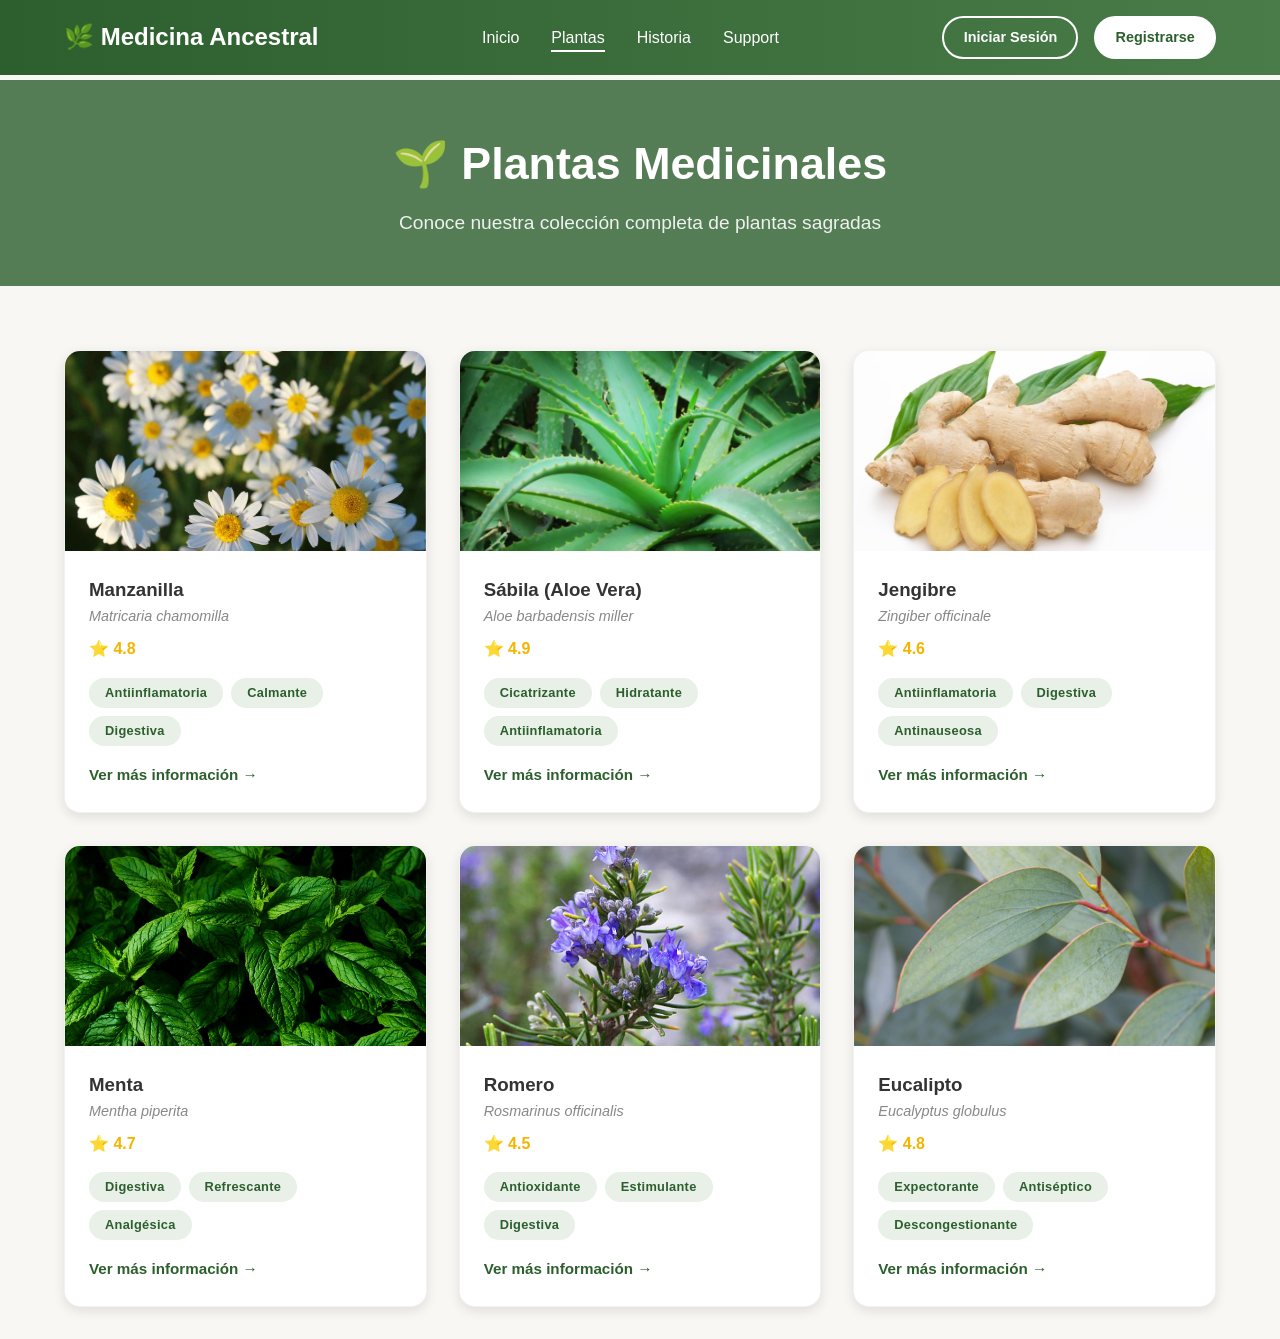
<file: plantas.html>
<!DOCTYPE html>
<html lang="es">
<head>
    <meta charset="UTF-8">
    <meta name="viewport" content="width=device-width, initial-scale=1.0">
    <title>Plantas Medicinales - Medicina Ancestral</title>
    <link rel="stylesheet" href="styles.css">
    <link rel="stylesheet" href="https://cdnjs.cloudflare.com/ajax/libs/font-awesome/6.0.0/css/all.min.css">
</head>
<body>
    <nav class="navbar">
        <div class="logo">🌿 Medicina Ancestral</div>
        <ul class="nav-menu">
            <li><a href="index.html">Inicio</a></li>
            <li><a href="plantas.html" class="active">Plantas</a></li>
            <li><a href="historia.html">Historia</a></li>
            <li><a href="support.html">Support</a></li>
        </ul>
        <div class="auth-buttons">
            <a href="iniciar-sesion.html" class="btn-auth btn-login">Iniciar Sesión</a>
            <a href="registrarse.html" class="btn-auth btn-register">Registrarse</a>
        </div>
    </nav>

    <main class="plantas-page">
        <div class="plantas-header">
            <h1>🌱 Plantas Medicinales</h1>
            <p>Conoce nuestra colección completa de plantas sagradas</p>
        </div>

        <div class="plantas-grid-completo">
            <!-- Manzanilla -->
            <div class="plant-card">
                <div class="plant-image">
                    <img src="imagenes/manzanilla.png" alt="Manzanilla">
                </div>
                <div class="plant-content">
                    <h3>Manzanilla</h3>
                    <p class="scientific-name">Matricaria chamomilla</p>
                    <div class="rating">⭐ 4.8</div>
                    <div class="plant-tags">
                        <span class="tag">Antiinflamatoria</span>
                        <span class="tag">Calmante</span>
                        <span class="tag">Digestiva</span>
                    </div>
                    <a href="planta-detalle.html?planta=manzanilla" class="btn-more">Ver más información →</a>
                </div>
            </div>

            <!-- Sábila -->
            <div class="plant-card">
                <div class="plant-image">
                    <img src="imagenes/sabila.png" alt="Sábila">
                </div>
                <div class="plant-content">
                    <h3>Sábila (Aloe Vera)</h3>
                    <p class="scientific-name">Aloe barbadensis miller</p>
                    <div class="rating">⭐ 4.9</div>
                    <div class="plant-tags">
                        <span class="tag">Cicatrizante</span>
                        <span class="tag">Hidratante</span>
                        <span class="tag">Antiinflamatoria</span>
                    </div>
                    <a href="planta-detalle.html?planta=sabila" class="btn-more">Ver más información →</a>
                </div>
            </div>

            <!-- Jengibre -->
            <div class="plant-card">
                <div class="plant-image">
                    <img src="imagenes/gengibre.png" alt="Jengibre">
                </div>
                <div class="plant-content">
                    <h3>Jengibre</h3>
                    <p class="scientific-name">Zingiber officinale</p>
                    <div class="rating">⭐ 4.6</div>
                    <div class="plant-tags">
                        <span class="tag">Antiinflamatoria</span>
                        <span class="tag">Digestiva</span>
                        <span class="tag">Antinauseosa</span>
                    </div>
                    <a href="planta-detalle.html?planta=jengibre" class="btn-more">Ver más información →</a>
                </div>
            </div>

            <!-- Menta -->
            <div class="plant-card">
                <div class="plant-image">
                    <img src="imagenes/menta.png" alt="Menta">
                </div>
                <div class="plant-content">
                    <h3>Menta</h3>
                    <p class="scientific-name">Mentha piperita</p>
                    <div class="rating">⭐ 4.7</div>
                    <div class="plant-tags">
                        <span class="tag">Digestiva</span>
                        <span class="tag">Refrescante</span>
                        <span class="tag">Analgésica</span>
                    </div>
                    <a href="planta-detalle.html?planta=menta" class="btn-more">Ver más información →</a>
                </div>
            </div>

            <!-- Romero -->
            <div class="plant-card">
                <div class="plant-image">
                    <img src="imagenes/romero.png" alt="Romero">
                </div>
                <div class="plant-content">
                    <h3>Romero</h3>
                    <p class="scientific-name">Rosmarinus officinalis</p>
                    <div class="rating">⭐ 4.5</div>
                    <div class="plant-tags">
                        <span class="tag">Antioxidante</span>
                        <span class="tag">Estimulante</span>
                        <span class="tag">Digestiva</span>
                    </div>
                    <a href="planta-detalle.html?planta=romero" class="btn-more">Ver más información →</a>
                </div>
            </div>

            <!-- Eucalipto -->
            <div class="plant-card">
                <div class="plant-image">
                    <img src="imagenes/ecucali.png" alt="Eucalipto">
                </div>
                <div class="plant-content">
                    <h3>Eucalipto</h3>
                    <p class="scientific-name">Eucalyptus globulus</p>
                    <div class="rating">⭐ 4.8</div>
                    <div class="plant-tags">
                        <span class="tag">Expectorante</span>
                        <span class="tag">Antiséptico</span>
                        <span class="tag">Descongestionante</span>
                    </div>
                    <a href="planta-detalle.html?planta=eucalipto" class="btn-more">Ver más información →</a>
                </div>
            </div>
        </div>
    </main>
    <script>
document.addEventListener('DOMContentLoaded', function() {
    fetch('pages/verificar_sesion.php')
        .then(r => r.json())
        .then(data => {
            const authButtons = document.querySelector('.auth-buttons');
            if (data.logged_in) {
                authButtons.innerHTML = `
                    <span style="color:white; margin-right:1rem;">
                        <i class="fas fa-user"></i> ${data.nombre} ${data.apellido}
                    </span>
                    <a href="pages/cerrar-sesion.php" class="btn-auth btn-login">
                        <i class="fas fa-sign-out-alt"></i> Cerrar Sesión
                    </a>
                `;
            }
        })
        .catch(() => {});
});
</script>
</body>
</html>
</file>
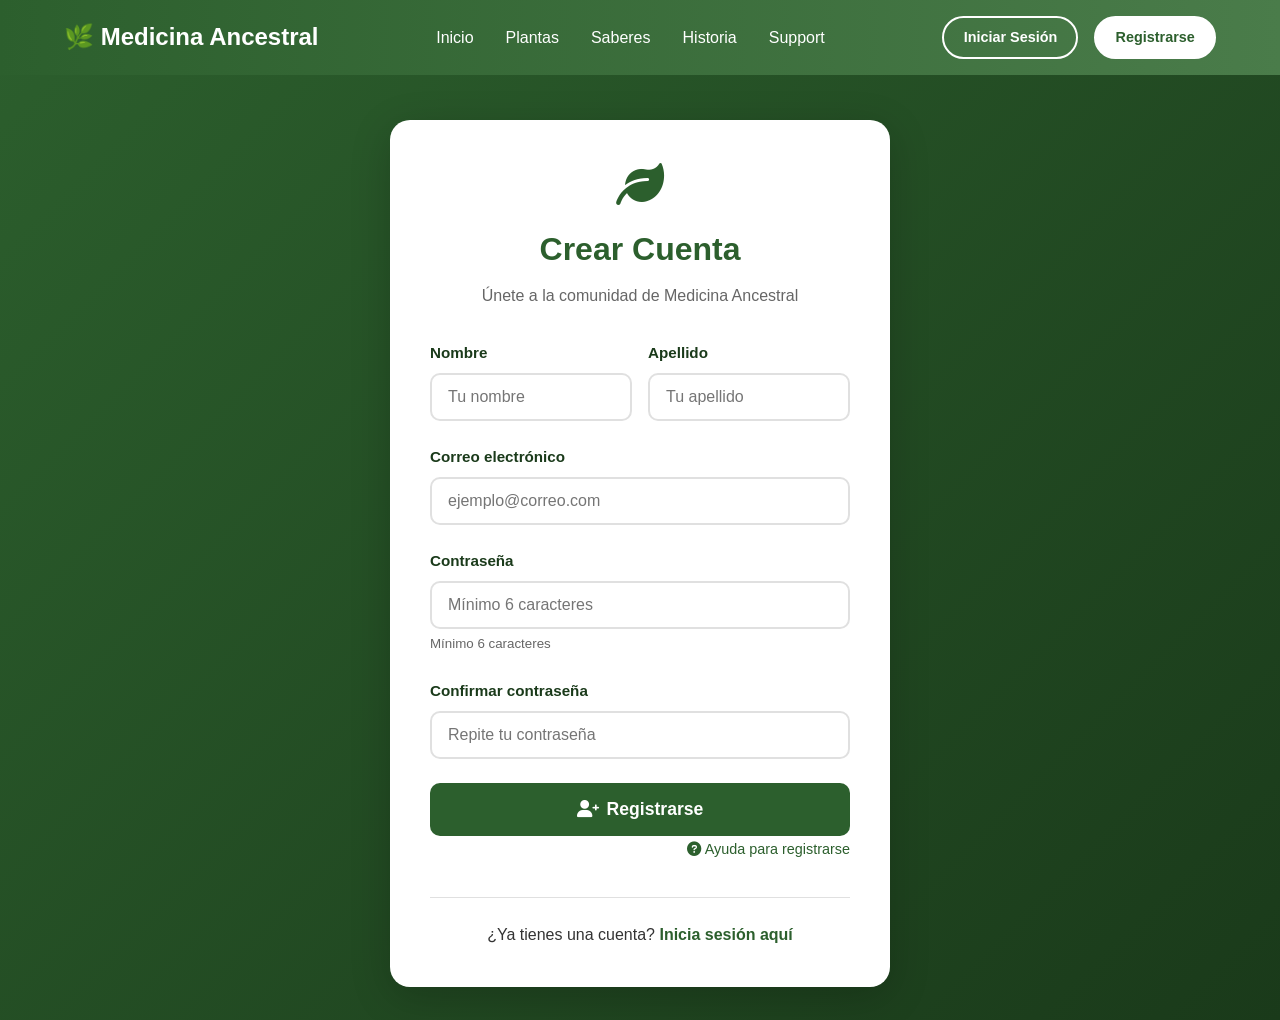
<file: registrarse.html>
<!DOCTYPE html>
<html lang="es">
<head>
    <meta charset="UTF-8">
    <meta name="viewport" content="width=device-width, initial-scale=1.0">
    <title>Registrarse - Medicina Ancestral</title>
    <link rel="stylesheet" href="styles.css">
    <link rel="stylesheet" href="https://cdnjs.cloudflare.com/ajax/libs/font-awesome/6.0.0/css/all.min.css">
    <style>
        * { margin: 0; padding: 0; box-sizing: border-box; }
        body { 
            font-family: 'Segoe UI', Tahoma, Geneva, Verdana, sans-serif;
            background: linear-gradient(135deg, #2c5f2d, #1a3a1a);
            min-height: 100vh;
        }
        .navbar {
            display: flex;
            justify-content: space-between;
            align-items: center;
            padding: 1rem 5%;
            background: linear-gradient(to right, #2c5f2d, #4a7c4a);
            color: white;
            position: fixed;
            width: 100%;
            top: 0;
            z-index: 1000;
        }
        .logo { font-size: 1.5rem; font-weight: bold; }
        .nav-menu {
            display: flex;
            list-style: none;
            gap: 2rem;
        }
        .nav-menu a {
            color: white;
            text-decoration: none;
            font-weight: 500;
        }
        .nav-menu a:hover {
            opacity: 0.8;
        }
        .auth-buttons {
            display: flex;
            gap: 1rem;
            align-items: center;
        }
        .btn-auth {
            text-decoration: none;
            padding: 0.5rem 1.2rem;
            border-radius: 50px;
            font-weight: 600;
            font-size: 0.9rem;
            transition: all 0.3s;
        }
        .btn-login {
            background: transparent;
            color: white;
            border: 2px solid white;
        }
        .btn-login:hover {
            background: white;
            color: #2c5f2d;
        }
        .btn-register {
            background: white;
            color: #2c5f2d;
            border: 2px solid white;
        }
        .btn-register:hover {
            background: transparent;
            color: white;
        }
        .register-container {
            max-width: 500px;
            margin: 120px auto 50px;
            padding: 2.5rem;
            background: white;
            border-radius: 20px;
            box-shadow: 0 10px 40px rgba(0,0,0,0.2);
        }
        .register-header {
            text-align: center;
            margin-bottom: 2rem;
        }
        .register-header i {
            font-size: 3rem;
            color: #2c5f2d;
            margin-bottom: 1rem;
        }
        .register-header h1 {
            color: #2c5f2d;
            font-size: 2rem;
            margin-bottom: 0.5rem;
        }
        .register-header p {
            color: #666;
        }
        .form-group {
            margin-bottom: 1.5rem;
        }
        .form-group label {
            display: block;
            margin-bottom: 0.5rem;
            color: #1a3a1a;
            font-weight: 600;
        }
        .form-group input {
            width: 100%;
            padding: 0.8rem 1rem;
            border: 2px solid #e0e0e0;
            border-radius: 10px;
            font-size: 1rem;
            transition: all 0.3s;
        }
        .form-group input:focus {
            border-color: #4a7c4a;
            outline: none;
            box-shadow: 0 0 0 3px rgba(74, 124, 74, 0.1);
        }
        .form-row {
            display: grid;
            grid-template-columns: 1fr 1fr;
            gap: 1rem;
        }
        .btn-register-submit {
            width: 100%;
            padding: 1rem;
            background: #2c5f2d;
            color: white;
            border: none;
            border-radius: 10px;
            font-size: 1.1rem;
            font-weight: 600;
            cursor: pointer;
            transition: all 0.3s;
            display: flex;
            align-items: center;
            justify-content: center;
            gap: 0.5rem;
        }
        .btn-register-submit:hover {
            background: #4a7c4a;
            transform: translateY(-2px);
            box-shadow: 0 5px 15px rgba(44, 95, 45, 0.3);
        }
        .login-link {
            text-align: center;
            margin-top: 1.5rem;
            padding-top: 1.5rem;
            border-top: 1px solid #e0e0e0;
        }
        .login-link a {
            color: #2c5f2d;
            text-decoration: none;
            font-weight: 600;
        }
        .login-link a:hover {
            text-decoration: underline;
        }
        small {
            display: block;
            margin-top: 0.3rem;
            color: #666;
        }
        .message {
            padding: 1rem;
            border-radius: 10px;
            margin-bottom: 1.5rem;
            display: none;
        }
        .message.error {
            background: #fee;
            color: #c00;
            border: 1px solid #fcc;
            display: block;
        }
        .countdown {
            text-align: center;
            margin-top: 1rem;
            font-size: 0.9rem;
            color: #2c5f2d;
            font-weight: 600;
        }
        .help-btn {
            background: none;
            border: none;
            color: #2c5f2d;
            cursor: pointer;
            font-size: 0.9rem;
            margin-bottom: 1rem;
            text-align: right;
            width: 100%;
        }
        .help-btn:hover {
            text-decoration: underline;
        }
        /* Modal de Ayuda */
        .modal-ayuda {
            display: none;
            position: fixed;
            top: 0;
            left: 0;
            width: 100%;
            height: 100%;
            background: rgba(0,0,0,0.6);
            z-index: 2000;
            justify-content: center;
            align-items: center;
        }
        .modal-ayuda-content {
            background: white;
            border-radius: 20px;
            max-width: 500px;
            width: 90%;
            max-height: 80vh;
            overflow-y: auto;
            box-shadow: 0 20px 40px rgba(0,0,0,0.3);
            animation: slideUp 0.3s ease-out;
        }
        .modal-ayuda-header {
            padding: 1.5rem;
            background: linear-gradient(135deg, #2c5f2d, #4a7c4a);
            color: white;
            border-radius: 20px 20px 0 0;
            display: flex;
            align-items: center;
            gap: 0.8rem;
            position: relative;
        }
        .modal-ayuda-header i {
            font-size: 1.8rem;
        }
        .modal-ayuda-header h3 {
            margin: 0;
            font-size: 1.3rem;
        }
        .modal-ayuda-close {
            position: absolute;
            right: 1.5rem;
            font-size: 1.8rem;
            cursor: pointer;
            transition: opacity 0.3s;
        }
        .modal-ayuda-close:hover {
            opacity: 0.7;
        }
        .modal-ayuda-body {
            padding: 1.5rem;
        }
        .ayuda-seccion {
            display: flex;
            gap: 1rem;
            margin-bottom: 1.5rem;
            padding-bottom: 1rem;
            border-bottom: 1px solid #eee;
        }
        .ayuda-seccion i {
            font-size: 1.5rem;
            color: #2c5f2d;
            min-width: 40px;
            text-align: center;
        }
        .ayuda-seccion h4 {
            color: #2c5f2d;
            margin-bottom: 0.3rem;
        }
        .ayuda-seccion p {
            color: #555;
            font-size: 0.9rem;
            margin: 0.2rem 0;
        }
        .ayuda-ejemplo {
            color: #888;
            font-style: italic;
            font-size: 0.85rem;
        }
        .modal-ayuda-footer {
            padding: 1rem 1.5rem 1.5rem;
            text-align: center;
        }
        .btn-cerrar-ayuda {
            background: #2c5f2d;
            color: white;
            border: none;
            padding: 0.8rem 2rem;
            border-radius: 50px;
            font-size: 1rem;
            font-weight: 600;
            cursor: pointer;
            transition: all 0.3s;
        }
        .btn-cerrar-ayuda:hover {
            background: #4a7c4a;
            transform: scale(1.02);
        }
        @keyframes slideUp {
            from {
                opacity: 0;
                transform: translateY(40px);
            }
            to {
                opacity: 1;
                transform: translateY(0);
            }
        }
    </style>
</head>
<body>
    <nav class="navbar">
        <div class="logo">🌿 Medicina Ancestral</div>
        <ul class="nav-menu">
            <li><a href="index.html">Inicio</a></li>
            <li><a href="plantas.html">Plantas</a></li>
            <li><a href="contribuciones.html">Saberes</a></li>
            <li><a href="historia.html">Historia</a></li>
            <li><a href="support.html">Support</a></li>
        </ul>
        <div class="auth-buttons">
            <a href="iniciar-sesion.html" class="btn-auth btn-login">Iniciar Sesión</a>
            <a href="registrarse.html" class="btn-auth btn-register">Registrarse</a>
        </div>
    </nav>

    <div class="register-container">
        <div class="register-header">
            <i class="fas fa-leaf"></i>
            <h1>Crear Cuenta</h1>
            <p>Únete a la comunidad de Medicina Ancestral</p>
        </div>

      

        <div id="message" class="message"></div>
        <div id="countdown" class="countdown"></div>

        <form id="registroForm" method="POST" action="pages/procesar_registro.php">
            <div class="form-row">
                <div class="form-group">
                    <label for="nombre">Nombre</label>
                    <input type="text" id="nombre" name="nombre" 
                           placeholder="Tu nombre" required>
                </div>

                <div class="form-group">
                    <label for="apellido">Apellido</label>
                    <input type="text" id="apellido" name="apellido" 
                           placeholder="Tu apellido" required>
                </div>
            </div>

            <div class="form-group">
                <label for="email">Correo electrónico</label>
                <input type="email" id="email" name="email" 
                       placeholder="ejemplo@correo.com" required>
            </div>

            <div class="form-group">
                <label for="password">Contraseña</label>
                <input type="password" id="password" name="password" 
                       placeholder="Mínimo 6 caracteres" required>
                <small>Mínimo 6 caracteres</small>
            </div>

            <div class="form-group">
                <label for="confirm_password">Confirmar contraseña</label>
                <input type="password" id="confirm_password" name="confirm_password" 
                       placeholder="Repite tu contraseña" required>
            </div>

            <button type="submit" class="btn-register-submit">
                <i class="fas fa-user-plus"></i> Registrarse
            </button>
              <!-- Botón de Ayuda Contextual -->
        <button class="help-btn" onclick="abrirAyuda()">
            <i class="fas fa-question-circle"></i> Ayuda para registrarse
        </button>
        </form>

        <div class="login-link">
            ¿Ya tienes una cuenta? <a href="iniciar-sesion.html">Inicia sesión aquí</a>
        </div>
    </div>

    <!-- Modal de Ayuda Contextual para Registro -->
    <div id="modalAyuda" class="modal-ayuda">
        <div class="modal-ayuda-content">
            <div class="modal-ayuda-header">
                <i class="fas fa-life-ring"></i>
                <h3>Ayuda - Registrarse</h3>
                <span class="modal-ayuda-close" onclick="cerrarAyuda()">&times;</span>
            </div>
            <div class="modal-ayuda-body">
                <div class="ayuda-seccion">
                    <i class="fas fa-user"></i>
                    <div>
                        <h4>Nombre y Apellido</h4>
                        <p>Ingresa tus nombres y apellidos completos como deseas aparecer en la comunidad.</p>
                        <p class="ayuda-ejemplo">Ejemplo: María González</p>
                    </div>
                </div>
                <div class="ayuda-seccion">
                    <i class="fas fa-envelope"></i>
                    <div>
                        <h4>Correo electrónico</h4>
                        <p>Ingresa un correo válido. Será tu usuario para iniciar sesión.</p>
                        <p class="ayuda-ejemplo">Ejemplo: tuemail@ejemplo.com</p>
                        <p class="ayuda-ejemplo">No se compartirá con terceros.</p>
                    </div>
                </div>
                <div class="ayuda-seccion">
                    <i class="fas fa-lock"></i>
                    <div>
                        <h4>Contraseña</h4>
                        <p>Debe tener al menos 6 caracteres.</p>
                        <p class="ayuda-ejemplo">Recomendación: usa letras, números y símbolos para mayor seguridad.</p>
                    </div>
                </div>
                <div class="ayuda-seccion">
                    <i class="fas fa-check-circle"></i>
                    <div>
                        <h4>Confirmar Contraseña</h4>
                        <p>Escribe nuevamente tu contraseña para verificar que sea correcta.</p>
                        <p class="ayuda-ejemplo">Ambas contraseñas deben coincidir exactamente.</p>
                    </div>
                </div>
                <div class="ayuda-seccion">
                    <i class="fas fa-graduation-cap"></i>
                    <div>
                        <h4>¿Por qué registrarse?</h4>
                        <p>Al registrarte podrás:</p>
                        <ul style="margin-left: 1rem; color: #555; font-size: 0.9rem;">
                            <li>✓ Compartir tus conocimientos ancestrales</li>
                            <li>✓ Ver todas las contribuciones de la comunidad</li>
                            <li>✓ Editar tu perfil personal</li>
                            <li>✓ Recuperar tu contraseña si la olvidas</li>
                        </ul>
                    </div>
                </div>
            </div>
            <div class="modal-ayuda-footer">
                <button onclick="cerrarAyuda()" class="btn-cerrar-ayuda">Entendido, quiero registrarme</button>
            </div>
        </div>
    </div>
    

    <script>
        // Mostrar mensajes si vienen de la URL
        const urlParams = new URLSearchParams(window.location.search);
        const mensaje = urlParams.get('mensaje');
        const tipo = urlParams.get('tipo');
        
        if (mensaje) {
            const messageDiv = document.getElementById('message');
            messageDiv.textContent = decodeURIComponent(mensaje);
            messageDiv.className = `message ${tipo}`;
            messageDiv.style.display = 'block';
            
            if (tipo === 'success') {
                const countdownDiv = document.getElementById('countdown');
                let segundos = 2;
                
                countdownDiv.textContent = `Redirigiendo a la página principal en ${segundos} segundos...`;
                
                const intervalo = setInterval(() => {
                    segundos--;
                    if (segundos > 0) {
                        countdownDiv.textContent = `Redirigiendo a la página principal en ${segundos} segundos...`;
                    } else {
                        clearInterval(intervalo);
                        window.location.href = 'index.html';
                    }
                }, 1000);
            } else {
                setTimeout(() => {
                    messageDiv.style.display = 'none';
                }, 5000);
            }
        }

        // Funciones para el modal de ayuda
        function abrirAyuda() {
            document.getElementById('modalAyuda').style.display = 'flex';
        }

        function cerrarAyuda() {
            document.getElementById('modalAyuda').style.display = 'none';
        }

        // Cerrar modal al hacer clic fuera
        window.onclick = function(event) {
            const modalAyuda = document.getElementById('modalAyuda');
            if (event.target === modalAyuda) {
                cerrarAyuda();
            }
        }
    </script>
</body>
</html>
</file>
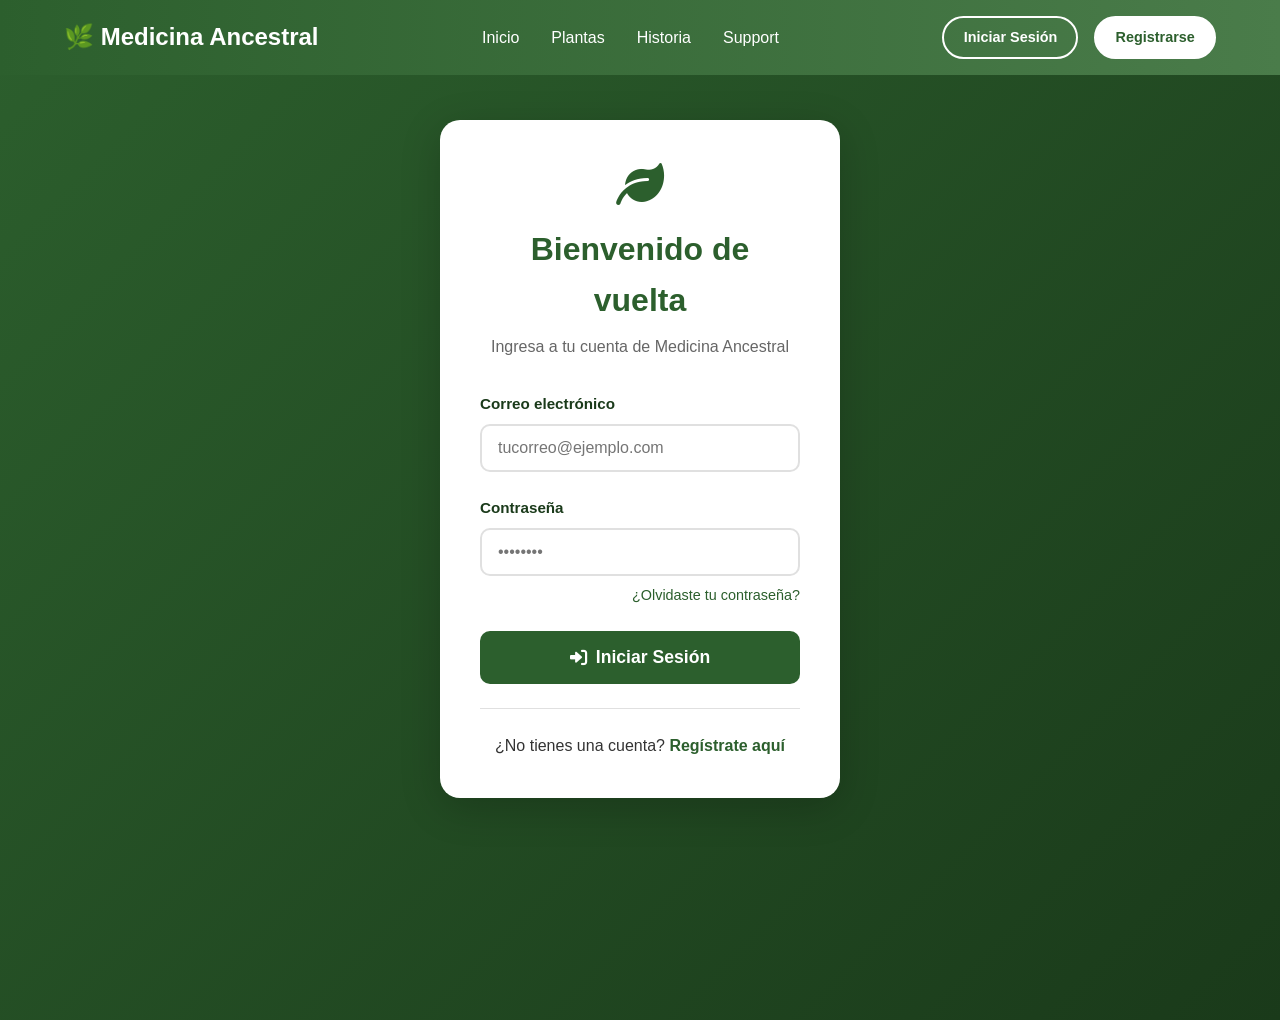
<file: pages/contribuir.html>
<!DOCTYPE html>
<html lang="es">
<head>
    <meta charset="UTF-8">
    <meta name="viewport" content="width=device-width, initial-scale=1.0">
    <title>Contribuir - Medicina Ancestral</title>
    <link rel="stylesheet" href="../styles.css">
    <link rel="stylesheet" href="https://cdnjs.cloudflare.com/ajax/libs/font-awesome/6.0.0/css/all.min.css">
    <style>
        * { margin: 0; padding: 0; box-sizing: border-box; }
        body { 
            font-family: 'Segoe UI', Tahoma, Geneva, Verdana, sans-serif;
            background: #f5f5f5;
        }
        .navbar {
            display: flex;
            justify-content: space-between;
            align-items: center;
            padding: 1rem 5%;
            background: linear-gradient(to right, #2c5f2d, #4a7c4a);
            color: white;
            position: fixed;
            width: 100%;
            top: 0;
            z-index: 1000;
        }
        .logo { font-size: 1.5rem; font-weight: bold; }
        .nav-menu {
            display: flex;
            list-style: none;
            gap: 2rem;
        }
        .nav-menu a {
            color: white;
            text-decoration: none;
            font-weight: 500;
        }
        .nav-menu a:hover {
            opacity: 0.8;
        }
        .auth-buttons {
            display: flex;
            gap: 1rem;
            align-items: center;
        }
        .btn-auth {
            text-decoration: none;
            padding: 0.5rem 1.2rem;
            border-radius: 50px;
            font-weight: 600;
            font-size: 0.9rem;
            transition: all 0.3s;
        }
        .btn-login {
            background: transparent;
            color: white;
            border: 2px solid white;
        }
        .btn-login:hover {
            background: white;
            color: #2c5f2d;
        }
        .btn-register {
            background: white;
            color: #2c5f2d;
            border: 2px solid white;
        }
        .btn-register:hover {
            background: transparent;
            color: white;
        }
        .contribuir-container {
            max-width: 800px;
            margin: 120px auto 50px;
            padding: 2.5rem;
            background: white;
            border-radius: 20px;
            box-shadow: 0 10px 40px rgba(0,0,0,0.1);
        }
        .contribuir-header {
            text-align: center;
            margin-bottom: 2rem;
        }
        .contribuir-header i {
            font-size: 3rem;
            color: #2c5f2d;
            margin-bottom: 1rem;
        }
        .contribuir-header h1 {
            color: #2c5f2d;
            font-size: 2rem;
            margin-bottom: 0.5rem;
        }
        .contribuir-header p {
            color: #666;
        }
        .form-group {
            margin-bottom: 1.5rem;
        }
        .form-group label {
            display: block;
            margin-bottom: 0.5rem;
            color: #1a3a1a;
            font-weight: 600;
        }
        .form-group input, .form-group select, .form-group textarea {
            width: 100%;
            padding: 0.8rem 1rem;
            border: 2px solid #e0e0e0;
            border-radius: 10px;
            font-size: 1rem;
            transition: all 0.3s;
            font-family: inherit;
        }
        .form-group input:focus, .form-group select:focus, .form-group textarea:focus {
            border-color: #4a7c4a;
            outline: none;
            box-shadow: 0 0 0 3px rgba(74, 124, 74, 0.1);
        }
        .form-row {
            display: grid;
            grid-template-columns: 1fr 1fr;
            gap: 1rem;
        }
        .btn-submit {
            width: 100%;
            padding: 1rem;
            background: #2c5f2d;
            color: white;
            border: none;
            border-radius: 10px;
            font-size: 1.1rem;
            font-weight: 600;
            cursor: pointer;
            transition: all 0.3s;
            display: flex;
            align-items: center;
            justify-content: center;
            gap: 0.5rem;
        }
        .btn-submit:hover {
            background: #4a7c4a;
            transform: translateY(-2px);
            box-shadow: 0 5px 15px rgba(44, 95, 45, 0.3);
        }
        .btn-back {
            display: inline-block;
            margin-top: 1rem;
            text-align: center;
            color: #2c5f2d;
            text-decoration: none;
        }
        .message {
            padding: 1rem;
            border-radius: 10px;
            margin-bottom: 1.5rem;
            display: none;
        }
        .message.success {
            background: #d4edda;
            color: #155724;
            border: 1px solid #c3e6cb;
            display: block;
        }
        .message.error {
            background: #f8d7da;
            color: #721c24;
            border: 1px solid #f5c6cb;
            display: block;
        }
        .user-info {
            background: #e8f5e8;
            padding: 1rem;
            border-radius: 10px;
            margin-bottom: 1.5rem;
            display: flex;
            align-items: center;
            gap: 0.5rem;
            color: #2c5f2d;
        }
        footer {
            background-color: #1a3a1a;
            color: white;
            padding: 3rem 5% 1rem;
            margin-top: 3rem;
        }
        .footer-content {
            display: grid;
            grid-template-columns: repeat(auto-fit, minmax(250px, 1fr));
            gap: 2rem;
            max-width: 1200px;
            margin: 0 auto;
        }
        .footer-section h3, .footer-section h4 {
            margin-bottom: 1rem;
        }
        .footer-section p, .footer-section ul {
            color: #ccc;
        }
        .footer-section ul {
            list-style: none;
        }
        .footer-section ul li {
            margin-bottom: 0.5rem;
        }
        .footer-section ul li a {
            color: #ccc;
            text-decoration: none;
        }
        .footer-bottom {
            text-align: center;
            margin-top: 3rem;
            padding-top: 2rem;
            border-top: 1px solid rgba(255,255,255,0.1);
            color: #ccc;
        }
    </style>
</head>
<body>
    <nav class="navbar">
        <div class="logo">🌿 Medicina Ancestral</div>
        <ul class="nav-menu">
            <li><a href="../index.html">Inicio</a></li>
            <li><a href="../plantas.html">Plantas</a></li>
            <li><a href="#">Historia</a></li>
            <li><a href="#">Contacto</a></li>
        </ul>
        <div class="auth-buttons" id="authButtons">
            <!-- Los botones se cargarán dinámicamente -->
        </div>
    </nav>

    <div class="contribuir-container">
        <div class="contribuir-header">
            <i class="fas fa-leaf"></i>
            <h1>Comparte tu Saber</h1>
            <p>Ayúdanos a preservar y compartir el conocimiento ancestral</p>
        </div>

        <div id="userInfo" class="user-info" style="display: none;">
            <i class="fas fa-user"></i>
            <span id="userName"></span>
        </div>

        <div id="message" class="message"></div>

        <form id="contribucionForm" method="POST" action="procesar_contribucion.php">
            <div class="form-row">
                <div class="form-group">
                    <label for="titulo">Título de tu contribución *</label>
                    <input type="text" id="titulo" name="titulo" 
                           placeholder="Ej: Manzanilla - Usos tradicionales" required>
                </div>
                <div class="form-group">
                    <label for="categoria">Categoría *</label>
                    <select id="categoria" name="categoria" required>
                        <option value="">Selecciona una categoría</option>
                        <option value="planta">Planta Medicinal</option>
                        <option value="remedio">Remedio / Receta</option>
                        <option value="historia">Historia / Cultura</option>
                        <option value="termino">Término / Diccionario</option>
                        <option value="experiencia">Experiencia personal</option>
                    </select>
                </div>
            </div>

            <div class="form-group">
                <label for="descripcion">Descripción breve *</label>
                <input type="text" id="descripcion" name="descripcion" 
                       placeholder="Resumen de tu contribución" required>
            </div>

            <div class="form-group">
                <label for="contenido">Contenido completo *</label>
                <textarea id="contenido" name="contenido" rows="8" 
                          placeholder="Describe detalladamente tu conocimiento ancestral, preparaciones, usos, tradiciones..." required></textarea>
            </div>

            <div class="form-group">
                <label for="referencias">Referencias (opcional)</label>
                <input type="text" id="referencias" name="referencias" 
                       placeholder="Fuentes, libros, sabedores, etc.">
            </div>
            

            <button type="submit" class="btn-submit">
                <i class="fas fa-paper-plane"></i> Enviar Contribución
            </button>
        </form>

        <div style="text-align: center; margin-top: 1.5rem;">
            <a href="../index.html" class="btn-back">← Volver al Inicio</a>
        </div>
    </div>
    

    <footer>
        <div class="footer-content">
            <div class="footer-section">
                <h3>🌿 Medicina Ancestral</h3>
                <p>Preservando el conocimiento de nuestros ancestros</p>
            </div>
            
            <div class="footer-section">
                <h4>Enlaces Rápidos</h4>
                <ul>
                    <li><a href="#">Sobre Nosotros</a></li>
                    <li><a href="../plantas.html">Plantas Medicinales</a></li>
                    <li><a href="#">Historia y Cultura</a></li>
                    <li><a href="#">Remedios y Recetas</a></li>
                </ul>
            </div>
            
            <div class="footer-section">
                <h4>Legal y Políticas</h4>
                <ul>
                    <li><a href="#">Términos de Uso</a></li>
                    <li><a href="#">Política de Privacidad</a></li>
                    <li><a href="#">Ley 1581 de 2012</a></li>
                    <li><a href="#">Protección de Datos</a></li>
                    <li><a href="#">Reportar un Error</a></li>
                </ul>
            </div>
        </div>
        
        <div class="footer-bottom">
            <p>&copy; 2026 Medicina Ancestral Siapidara. Todos los derechos reservados.</p>
        </div>
    </footer>

    <script>
        // Verificar sesión
        async function verificarSesion() {
            try {
                const response = await fetch('verificar_sesion.php');
                const data = await response.json();
                
                const authButtons = document.getElementById('authButtons');
                const userInfo = document.getElementById('userInfo');
                const userName = document.getElementById('userName');
                
                if (data.logged_in) {
                    // Usuario logueado
                    authButtons.innerHTML = `
                        <a href="perfil.html" class="user-name" style="color: white; text-decoration: none; margin-right: 1rem; display: flex; align-items: center; gap: 0.5rem;">
                            <i class="fas fa-user-circle"></i> 
                            ${data.nombre} ${data.apellido}
                        </a>
                        <a href="cerrar-sesion.php" class="btn-auth btn-login">
                            <i class="fas fa-sign-out-alt"></i> Cerrar Sesión
                        </a>
                    `;
                    userInfo.style.display = 'flex';
                    userName.textContent = `${data.nombre} ${data.apellido}`;
                } else {
                    // Usuario no logueado - redirigir a login
                    window.location.href = '../iniciar-sesion.html';
                }
            } catch (error) {
                console.error('Error:', error);
                window.location.href = '../iniciar-sesion.html';
            }
        }

        // Mostrar mensaje si viene de la URL
        const urlParams = new URLSearchParams(window.location.search);
        const mensaje = urlParams.get('mensaje');
        const tipo = urlParams.get('tipo');
        
        if (mensaje) {
            const messageDiv = document.getElementById('message');
            messageDiv.textContent = decodeURIComponent(mensaje);
            messageDiv.className = `message ${tipo}`;
            messageDiv.style.display = 'block';
            
            setTimeout(() => {
                messageDiv.style.display = 'none';
            }, 5000);
        }
        
        verificarSesion();
    </script>



</body>
</html>
</file>
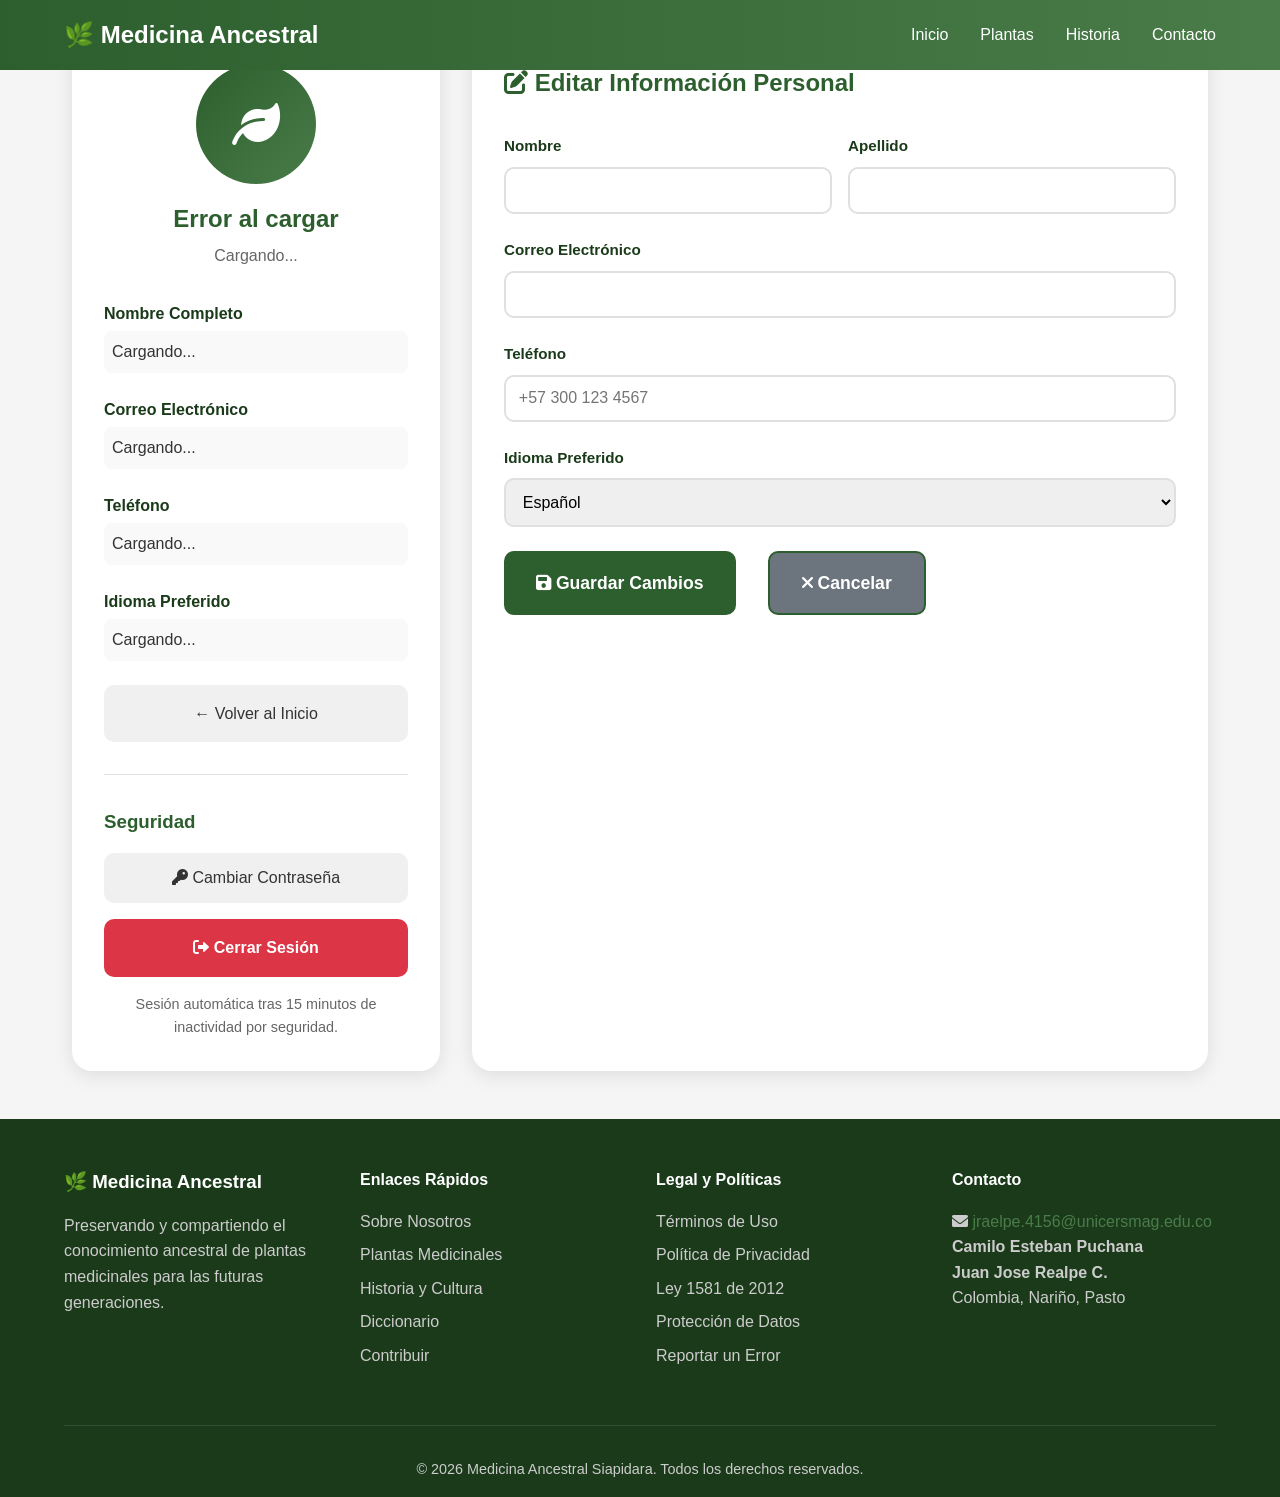
<file: pages/perfil.html>
<!DOCTYPE html>
<html lang="es">
<head>
    <meta charset="UTF-8">
    <meta name="viewport" content="width=device-width, initial-scale=1.0">
    <title>Mi Perfil - Medicina Ancestral</title>
    <link rel="stylesheet" href="../styles.css">
    <link rel="stylesheet" href="https://cdnjs.cloudflare.com/ajax/libs/font-awesome/6.0.0/css/all.min.css">
    <style>
        * { margin: 0; padding: 0; box-sizing: border-box; }
        body { 
            font-family: 'Segoe UI', Tahoma, Geneva, Verdana, sans-serif;
            background: #f5f5f5;
        }
        .navbar {
            display: flex;
            justify-content: space-between;
            align-items: center;
            padding: 1rem 5%;
            background: linear-gradient(to right, #2c5f2d, #4a7c4a);
            color: white;
        }
        .logo { font-size: 1.5rem; font-weight: bold; }
        .nav-menu {
            display: flex;
            list-style: none;
            gap: 2rem;
        }
        .nav-menu a {
            color: white;
            text-decoration: none;
            font-weight: 500;
        }
        .profile-container {
            max-width: 1200px;
            margin: 2rem auto;
            padding: 0 2rem;
            display: grid;
            grid-template-columns: 1fr 2fr;
            gap: 2rem;
        }
        .profile-card {
            background: white;
            border-radius: 20px;
            padding: 2rem;
            box-shadow: 0 4px 20px rgba(0,0,0,0.1);
            height: fit-content;
        }
        .profile-header {
            text-align: center;
            margin-bottom: 2rem;
        }
        .profile-avatar {
            width: 120px;
            height: 120px;
            background: linear-gradient(135deg, #2c5f2d, #4a7c4a);
            border-radius: 50%;
            display: flex;
            align-items: center;
            justify-content: center;
            margin: 0 auto 1rem;
            color: white;
            font-size: 3rem;
        }
        .profile-header h2 {
            color: #2c5f2d;
            margin-bottom: 0.3rem;
        }
        .profile-header p {
            color: #666;
        }
        .info-item {
            margin-bottom: 1.5rem;
        }
        .info-item label {
            font-weight: 600;
            color: #1a3a1a;
            display: block;
            margin-bottom: 0.3rem;
        }
        .info-item p {
            color: #333;
            padding: 0.5rem;
            background: #f9f9f9;
            border-radius: 8px;
        }
        .security-section {
            margin-top: 2rem;
            padding-top: 2rem;
            border-top: 1px solid #e0e0e0;
        }
        .security-section h3 {
            color: #2c5f2d;
            margin-bottom: 1rem;
        }
        .security-buttons {
            display: flex;
            flex-direction: column;
            gap: 1rem;
        }
        .btn-security {
            padding: 1rem;
            background: #f0f0f0;
            color: #333;
            text-decoration: none;
            border-radius: 10px;
            text-align: center;
            transition: all 0.3s;
            cursor: pointer;
            display: block;
            border: none;
            width: 100%;
            font-size: 1rem;
        }
        .btn-security:hover {
            background: #2c5f2d;
            color: white;
        }
        .btn-logout {
            padding: 1rem;
            background: #dc3545;
            color: white;
            text-decoration: none;
            border-radius: 10px;
            text-align: center;
            margin-top: 1rem;
            display: block;
        }
        .btn-logout:hover {
            background: #c82333;
        }
        .edit-section {
            background: white;
            border-radius: 20px;
            padding: 2rem;
            box-shadow: 0 4px 20px rgba(0,0,0,0.1);
        }
        .edit-section h2 {
            color: #2c5f2d;
            margin-bottom: 2rem;
        }
        .form-group {
            margin-bottom: 1.5rem;
        }
        .form-group label {
            display: block;
            margin-bottom: 0.5rem;
            color: #1a3a1a;
            font-weight: 600;
        }
        .form-group input, .form-group select {
            width: 100%;
            padding: 0.8rem;
            border: 2px solid #e0e0e0;
            border-radius: 10px;
            font-size: 1rem;
        }
        .form-group input:focus, .form-group select:focus {
            border-color: #4a7c4a;
            outline: none;
        }
        .form-row {
            display: grid;
            grid-template-columns: 1fr 1fr;
            gap: 1rem;
        }
        .btn-save {
            padding: 1rem 2rem;
            background: #2c5f2d;
            color: white;
            border: none;
            border-radius: 10px;
            font-size: 1.1rem;
            font-weight: 600;
            cursor: pointer;
            margin-right: 1rem;
        }
        .btn-save:hover {
            background: #4a7c4a;
        }
        .btn-cancel {
            padding: 1rem 2rem;
            background: #6c757d;
            color: white;
            text-decoration: none;
            border-radius: 10px;
            font-size: 1.1rem;
            font-weight: 600;
        }
        .btn-cancel:hover {
            background: #5a6268;
        }
        .message {
            padding: 1rem;
            border-radius: 10px;
            margin-bottom: 1rem;
            display: none;
        }
        .message.success {
            background: #d4edda;
            color: #155724;
            border: 1px solid #c3e6cb;
            display: block;
        }
        .message.error {
            background: #f8d7da;
            color: #721c24;
            border: 1px solid #f5c6cb;
            display: block;
        }
        /* Modal para cambiar contraseña */
        .modal {
            display: none;
            position: fixed;
            top: 0;
            left: 0;
            width: 100%;
            height: 100%;
            background: rgba(0,0,0,0.5);
            z-index: 1000;
            justify-content: center;
            align-items: center;
        }
        .modal-content {
            background: white;
            padding: 2rem;
            border-radius: 20px;
            max-width: 450px;
            width: 90%;
            position: relative;
        }
        .modal-header {
            text-align: center;
            margin-bottom: 1.5rem;
        }
        .modal-header i {
            font-size: 2.5rem;
            color: #2c5f2d;
        }
        .modal-header h3 {
            color: #2c5f2d;
            margin-top: 0.5rem;
        }
        .modal-close {
            position: absolute;
            top: 1rem;
            right: 1rem;
            font-size: 1.5rem;
            cursor: pointer;
            color: #999;
        }
        .modal-close:hover {
            color: #333;
        }
        .password-requirements {
            font-size: 0.8rem;
            color: #666;
            margin-top: 0.3rem;
        }
        footer {
            background-color: #1a3a1a;
            color: white;
            padding: 3rem 5% 1rem;
            margin-top: 3rem;
        }
        .footer-content {
            display: grid;
            grid-template-columns: repeat(auto-fit, minmax(250px, 1fr));
            gap: 2rem;
            max-width: 1200px;
            margin: 0 auto;
        }
        .footer-section h3, .footer-section h4 {
            margin-bottom: 1rem;
        }
        .footer-section p, .footer-section ul {
            color: #ccc;
        }
        .footer-section ul {
            list-style: none;
        }
        .footer-section ul li {
            margin-bottom: 0.5rem;
        }
        .footer-section ul li a {
            color: #ccc;
            text-decoration: none;
        }
        .footer-bottom {
            text-align: center;
            margin-top: 3rem;
            padding-top: 2rem;
            border-top: 1px solid rgba(255,255,255,0.1);
            color: #ccc;
        }
        .contact-info {
            margin-top: 1rem;
        }
        .contact-info a {
            color: #4a7c4a;
            text-decoration: none;
        }
    </style>
</head>
<body>
    <nav class="navbar">
        <div class="logo">🌿 Medicina Ancestral</div>
        <ul class="nav-menu">
            <li><a href="../index.html">Inicio</a></li>
            <li><a href="../plantas.html">Plantas</a></li>
            <li><a href="#">Historia</a></li>
            <li><a href="#">Contacto</a></li>
        </ul>
    </nav>

    <div class="profile-container">
        <!-- Columna izquierda - Información del perfil -->
        <div class="profile-card">
            <div class="profile-header">
                <div class="profile-avatar">
                    <i class="fas fa-leaf"></i>
                </div>
                <h2 id="display-nombre">Cargando...</h2>
                <p id="display-email">Cargando...</p>
            </div>

            <div class="info-item">
                <label>Nombre Completo</label>
                <p id="display-nombre-completo">Cargando...</p>
            </div>

            <div class="info-item">
                <label>Correo Electrónico</label>
                <p id="display-email-completo">Cargando...</p>
            </div>

            <div class="info-item">
                <label>Teléfono</label>
                <p id="display-telefono">Cargando...</p>
            </div>

            <div class="info-item">
                <label>Idioma Preferido</label>
                <p id="display-idioma">Cargando...</p>
            </div>

            <a href="../index.html" class="btn-security" style="margin-top: 1rem;">← Volver al Inicio</a>

           <div class="security-section">
    <h3>Seguridad</h3>
    <div class="security-buttons">
        <button class="btn-security" onclick="abrirModalCambiarPassword()">
            <i class="fas fa-key"></i> Cambiar Contraseña
        </button>
    </div>
    <a href="cerrar-sesion.php" class="btn-logout">
        <i class="fas fa-sign-out-alt"></i> Cerrar Sesión
    </a>
    <p style="margin-top: 1rem; font-size: 0.9rem; color: #666; text-align: center;">
        Sesión automática tras 15 minutos de inactividad por seguridad.
    </p>
</div>
        </div>

        <!-- Columna derecha - Editar información -->
        <div class="edit-section">
            <h2><i class="fas fa-edit"></i> Editar Información Personal</h2>
            
            <div id="message" class="message"></div>

            <form id="form-perfil">
                <div class="form-row">
                    <div class="form-group">
                        <label>Nombre</label>
                        <input type="text" id="edit-nombre" name="nombre" required>
                    </div>
                    <div class="form-group">
                        <label>Apellido</label>
                        <input type="text" id="edit-apellido" name="apellido" required>
                    </div>
                </div>

                <div class="form-group">
                    <label>Correo Electrónico</label>
                    <input type="email" id="edit-email" name="email" required>
                </div>

                <div class="form-group">
                    <label>Teléfono</label>
                    <input type="tel" id="edit-telefono" name="telefono" placeholder="+57 300 123 4567">
                </div>

                <div class="form-group">
                    <label>Idioma Preferido</label>
                    <select id="edit-idioma" name="idioma">
                        <option value="Español">Español</option>
                        <option value="Inglés">Inglés</option>
                        <option value="Portugués">Portugués</option>
                    </select>
                </div>

                <div style="display: flex; gap: 1rem;">
                    <button type="submit" class="btn-save">
                        <i class="fas fa-save"></i> Guardar Cambios
                    </button>
                    <a href="perfil.html" class="btn-cancel">
                        <i class="fas fa-times"></i> Cancelar
                    </a>
                </div>
            </form>
        </div>
    </div>

    <!-- Modal para Cambiar Contraseña -->
    <div id="modalPassword" class="modal">
        <div class="modal-content">
            <span class="modal-close" onclick="cerrarModalPassword()">&times;</span>
            <div class="modal-header">
                <i class="fas fa-key"></i>
                <h3>Cambiar Contraseña</h3>
                <p>Ingresa tu contraseña actual y la nueva</p>
            </div>

            <div id="modal-message" class="message" style="display: none;"></div>

            <form id="form-cambiar-password">
                <div class="form-group">
                    <label>Contraseña Actual</label>
                    <input type="password" id="password_actual" required>
                </div>

                <div class="form-group">
                    <label>Nueva Contraseña</label>
                    <input type="password" id="password_nueva" required>
                    <div class="password-requirements">Mínimo 6 caracteres</div>
                </div>

                <div class="form-group">
                    <label>Confirmar Nueva Contraseña</label>
                    <input type="password" id="confirmar_password" required>
                </div>

                <button type="submit" class="btn-save" style="width: 100%;">
                    <i class="fas fa-save"></i> Cambiar Contraseña
                </button>
            </form>
        </div>
    </div>

    <!-- Footer -->
    <footer>
        <div class="footer-content">
            <div class="footer-section">
                <h3>🌿 Medicina Ancestral</h3>
                <p>Preservando y compartiendo el conocimiento ancestral de plantas medicinales para las futuras generaciones.</p>
            </div>
            
            <div class="footer-section">
                <h4>Enlaces Rápidos</h4>
                <ul>
                    <li><a href="#">Sobre Nosotros</a></li>
                    <li><a href="../plantas.html">Plantas Medicinales</a></li>
                    <li><a href="#">Historia y Cultura</a></li>
                    <li><a href="#">Diccionario</a></li>
                    <li><a href="#">Contribuir</a></li>
                </ul>
            </div>
            
            <div class="footer-section">
                <h4>Legal y Políticas</h4>
                <ul>
                    <li><a href="#">Términos de Uso</a></li>
                    <li><a href="#">Política de Privacidad</a></li>
                    <li><a href="#">Ley 1581 de 2012</a></li>
                    <li><a href="#">Protección de Datos</a></li>
                    <li><a href="#">Reportar un Error</a></li>
                </ul>
            </div>

            <div class="footer-section">
                <h4>Contacto</h4>
                <div class="contact-info">
                    <p><i class="fas fa-envelope"></i> <a href="mailto:jraelpe.4156@unicersmag.edu.co">jraelpe.4156@unicersmag.edu.co</a></p>
                    <p><strong>Camilo Esteban Puchana</strong></p>
                    <p><strong>Juan Jose Realpe C.</strong></p>
                    <p>Colombia, Nariño, Pasto</p>
                </div>
            </div>
        </div>
        
        <div class="footer-bottom">
            <p>&copy; 2026 Medicina Ancestral Siapidara. Todos los derechos reservados.</p>
        </div>
    </footer>

    <script>
        // Variables
        let userId = null;

        // Función para cargar datos del perfil
        async function cargarPerfil() {
            try {
                const response = await fetch('obtener_perfil.php');
                const data = await response.json();
                
                if (data.logged_in) {
                    userId = data.id;
                    document.getElementById('display-nombre').textContent = `${data.nombre} ${data.apellido}`;
                    document.getElementById('display-email').textContent = data.email;
                    document.getElementById('display-nombre-completo').textContent = `${data.nombre} ${data.apellido}`;
                    document.getElementById('display-email-completo').textContent = data.email;
                    document.getElementById('display-telefono').textContent = data.telefono || '+57 300 123 4567';
                    document.getElementById('display-idioma').textContent = data.idioma || 'Español';
                    
                    document.getElementById('edit-nombre').value = data.nombre;
                    document.getElementById('edit-apellido').value = data.apellido;
                    document.getElementById('edit-email').value = data.email;
                    document.getElementById('edit-telefono').value = data.telefono || '';
                    document.getElementById('edit-idioma').value = data.idioma || 'Español';
                } else {
                    window.location.href = '../iniciar-sesion.html';
                }
            } catch (error) {
                console.error('Error:', error);
                document.getElementById('display-nombre').textContent = 'Error al cargar';
            }
        }

        // Guardar cambios de perfil
        document.getElementById('form-perfil').addEventListener('submit', async (e) => {
            e.preventDefault();
            
            const formData = {
                nombre: document.getElementById('edit-nombre').value,
                apellido: document.getElementById('edit-apellido').value,
                email: document.getElementById('edit-email').value,
                telefono: document.getElementById('edit-telefono').value,
                idioma: document.getElementById('edit-idioma').value
            };
            
            try {
                const response = await fetch('actualizar_perfil_ajax.php', {
                    method: 'POST',
                    headers: { 'Content-Type': 'application/json' },
                    body: JSON.stringify(formData)
                });
                
                const result = await response.json();
                
                const messageDiv = document.getElementById('message');
                messageDiv.textContent = result.mensaje;
                messageDiv.className = `message ${result.tipo}`;
                messageDiv.style.display = 'block';
                
                if (result.tipo === 'success') {
                    cargarPerfil();
                    setTimeout(() => {
                        messageDiv.style.display = 'none';
                    }, 3000);
                }
            } catch (error) {
                console.error('Error:', error);
            }
        });

        // Abrir modal para cambiar contraseña
        function abrirModalCambiarPassword() {
            document.getElementById('modalPassword').style.display = 'flex';
            document.getElementById('form-cambiar-password').reset();
            const modalMessage = document.getElementById('modal-message');
            modalMessage.style.display = 'none';
        }

        // Cerrar modal
        function cerrarModalPassword() {
            document.getElementById('modalPassword').style.display = 'none';
        }

        // Cambiar contraseña
        document.getElementById('form-cambiar-password').addEventListener('submit', async (e) => {
            e.preventDefault();
            
            const passwordActual = document.getElementById('password_actual').value;
            const passwordNueva = document.getElementById('password_nueva').value;
            const confirmarPassword = document.getElementById('confirmar_password').value;
            
            if (passwordNueva !== confirmarPassword) {
                mostrarMensajeModal('Las contraseñas nuevas no coinciden', 'error');
                return;
            }
            
            if (passwordNueva.length < 6) {
                mostrarMensajeModal('La nueva contraseña debe tener al menos 6 caracteres', 'error');
                return;
            }
            
            try {
                const response = await fetch('procesar_cambiar_password.php', {
                    method: 'POST',
                    headers: { 'Content-Type': 'application/json' },
                    body: JSON.stringify({
                        password_actual: passwordActual,
                        password_nueva: passwordNueva
                    })
                });
                
                const result = await response.json();
                
                if (result.tipo === 'success') {
                    mostrarMensajeModal(result.mensaje, 'success');
                    setTimeout(() => {
                        cerrarModalPassword();
                    }, 2000);
                } else {
                    mostrarMensajeModal(result.mensaje, 'error');
                }
            } catch (error) {
                mostrarMensajeModal('Error al cambiar contraseña', 'error');
            }
        });

        function mostrarMensajeModal(mensaje, tipo) {
            const modalMessage = document.getElementById('modal-message');
            modalMessage.textContent = mensaje;
            modalMessage.className = `message ${tipo}`;
            modalMessage.style.display = 'block';
            
            setTimeout(() => {
                modalMessage.style.display = 'none';
            }, 3000);
        }

        // Cerrar modal al hacer clic fuera
        window.onclick = function(event) {
            const modal = document.getElementById('modalPassword');
            if (event.target === modal) {
                cerrarModalPassword();
            }
        }

        // Cargar perfil al iniciar
        cargarPerfil();
    </script>
</body>
</html>
</file>
<file: styles.css>
/* ===== RESET Y ESTILOS BASE ===== */
* {
    margin: 0;
    padding: 0;
    box-sizing: border-box;
}

body {
    font-family: 'Segoe UI', Tahoma, Geneva, Verdana, sans-serif;
    line-height: 1.6;
    color: #333;
    background-color: #f9f7f4;
}

/* ===== VARIABLES DE COLOR ===== */
:root {
    --verde-principal: #2c5f2d;
    --verde-claro: #4a7c4a;
    --verde-oscuro: #1a3a1a;
    --beige-fondo: #f9f7f4;
    --gris-texto: #555;
    --sombra-suave: 0 4px 12px rgba(0,0,0,0.1);
}

/* ===== NAVBAR ACTUALIZADO ===== */
.navbar {
    display: flex;
    justify-content: space-between;
    align-items: center;
    padding: 1rem 5%;
    background: linear-gradient(to right, var(--verde-principal), var(--verde-claro));
    color: white;
    position: fixed;
    width: 100%;
    top: 0;
    z-index: 1000;
}

.logo {
    font-size: 1.5rem;
    font-weight: bold;
}

.nav-menu {
    display: flex;
    list-style: none;
    gap: 2rem;
}

.nav-menu a {
    color: white;
    text-decoration: none;
    font-weight: 500;
    transition: opacity 0.3s;
}

.nav-menu a:hover {
    opacity: 0.8;
}

.nav-menu a.active {
    border-bottom: 2px solid white;
    padding-bottom: 0.25rem;
}

/* ===== BOTONES DE AUTENTICACIÓN (NUEVOS) ===== */
.auth-buttons {
    display: flex;
    gap: 1rem;
    align-items: center;
}

.btn-auth {
    text-decoration: none;
    padding: 0.5rem 1.2rem;
    border-radius: 50px;
    font-weight: 600;
    font-size: 0.9rem;
    transition: all 0.3s;
}

.btn-login {
    background: transparent;
    color: white;
    border: 2px solid white;
}

.btn-login:hover {
    background: white;
    color: var(--verde-principal);
}

.btn-register {
    background: white;
    color: var(--verde-principal);
    border: 2px solid white;
}

.btn-register:hover {
    background: transparent;
    color: white;
}

/* ===== HERO SECTION ===== */
.hero {
    background: linear-gradient(rgba(0, 0, 0, 0.5), rgba(0, 0, 0, 0.5)),
                url('imagenes/bosque.png');
    background-size: cover;
    background-position: center;
    height: 100vh;
    display: flex;
    align-items: center;
    justify-content: center;
    text-align: center;
    color: white;
    padding: 0 1rem;
    margin-top: 60px;
}

.hero-content {
    max-width: 800px;
}

.hero h1 {
    font-size: 3.5rem;
    margin-bottom: 1rem;
    text-shadow: 2px 2px 4px rgba(0,0,0,0.5);
}

.hero-subtitle {
    font-size: 1.5rem;
    margin-bottom: 1.5rem;
    font-style: italic;
}

.hero-description {
    font-size: 1.1rem;
    margin-bottom: 2rem;
    max-width: 600px;
    margin-left: auto;
    margin-right: auto;
}

.hero-buttons {
    display: flex;
    gap: 1rem;
    justify-content: center;
}

/* ===== BOTONES ===== */
.btn {
    display: inline-block;
    padding: 0.8rem 2rem;
    border-radius: 5px;
    text-decoration: none;
    font-weight: 600;
    transition: transform 0.3s, box-shadow 0.3s;
}

.btn:hover {
    transform: translateY(-2px);
    box-shadow: 0 4px 8px rgba(0,0,0,0.2);
}

.btn-primary {
    background-color: var(--verde-claro);
    color: white;
    border: 2px solid var(--verde-claro);
}

.btn-secondary {
    background-color: transparent;
    color: white;
    border: 2px solid white;
}

/* ===== CATEGORÍAS SECTION ===== */
.categories {
    padding: 4rem 5%;
    text-align: center;
    background-color: white;
}

.categories h2 {
    color: var(--verde-principal);
    font-size: 2.5rem;
    margin-bottom: 0.5rem;
}

.section-subtitle {
    color: #666;
    margin-bottom: 3rem;
}

.category-cards {
    display: grid;
    grid-template-columns: repeat(auto-fit, minmax(250px, 1fr));
    gap: 2rem;
    max-width: 1200px;
    margin: 0 auto;
}

.card {
    padding: 2rem;
    background-color: var(--beige-fondo);
    border-radius: 10px;
    box-shadow: 0 2px 10px rgba(0,0,0,0.1);
    transition: transform 0.3s;
    text-decoration: none;
    color: inherit;
}

.card:hover {
    transform: translateY(-5px);
}

.card .icon {
    font-size: 3rem;
    color: var(--verde-claro);
    margin-bottom: 1rem;
}

.card h3 {
    color: var(--verde-principal);
    margin-bottom: 0.5rem;
}

/* ===== PLANTAS POPULARES SECTION ===== */
.popular-plants {
    padding: 4rem 5%;
    background-color: var(--beige-fondo);
}

.section-header {
    text-align: center;
    margin-bottom: 3rem;
}

.section-header h2 {
    color: var(--verde-principal);
    font-size: 2.5rem;
    margin-bottom: 0.5rem;
}

.view-all {
    display: inline-block;
    margin-top: 1rem;
    color: var(--verde-claro);
    text-decoration: none;
    font-weight: 600;
}

.plants-grid {
    display: grid;
    grid-template-columns: repeat(auto-fit, minmax(300px, 1fr));
    gap: 2rem;
    max-width: 1200px;
    margin: 0 auto;
}

/* ===== TARJETAS DE PLANTAS ===== */
.plant-card {
    background: white;
    border-radius: 16px;
    overflow: hidden;
    box-shadow: var(--sombra-suave);
    transition: transform 0.3s, box-shadow 0.3s;
    border: 1px solid rgba(0,0,0,0.05);
}

.plant-card:hover {
    transform: translateY(-5px);
    box-shadow: 0 8px 24px rgba(0,0,0,0.15);
}

.plant-image {
    height: 200px;
    overflow: hidden;
    position: relative;
}

.plant-image img {
    width: 100%;
    height: 100%;
    object-fit: cover;
    transition: transform 0.5s;
}

.plant-card:hover .plant-image img {
    transform: scale(1.1);
}

.plant-content {
    padding: 1.5rem;
}

.plant-header {
    margin-bottom: 1rem;
}

.plant-header h3 {
    color: var(--verde-principal);
    font-size: 1.4rem;
    margin-bottom: 0.25rem;
}

.scientific-name {
    color: #888;
    font-style: italic;
    font-size: 0.9rem;
    margin-bottom: 0.5rem;
}

.rating {
    display: flex;
    align-items: center;
    gap: 0.3rem;
    color: #f4b400;
    font-weight: 600;
    margin-bottom: 1rem;
}

.rating span {
    color: #333;
    font-size: 0.9rem;
}

.plant-tags {
    display: flex;
    flex-wrap: wrap;
    gap: 0.5rem;
    margin: 1rem 0;
}

.tag {
    background-color: #e8f0e8;
    color: var(--verde-principal);
    padding: 0.3rem 1rem;
    border-radius: 30px;
    font-size: 0.8rem;
    font-weight: 600;
    letter-spacing: 0.3px;
}

.plant-description {
    color: var(--gris-texto);
    margin-bottom: 1.5rem;
    line-height: 1.6;
    font-size: 0.95rem;
}

.btn-more {
    color: var(--verde-principal);
    text-decoration: none;
    font-weight: 700;
    display: inline-flex;
    align-items: center;
    gap: 0.5rem;
    transition: gap 0.3s;
    font-size: 0.95rem;
}

.btn-more:hover {
    gap: 0.8rem;
}

/* ===== NEWS SECTION ===== */
.news {
    padding: 4rem 5%;
    background-color: white;
    text-align: center;
}

.news h2 {
    color: var(--verde-principal);
    font-size: 2.5rem;
    margin-bottom: 3rem;
}

.news-container {
    max-width: 800px;
    margin: 0 auto;
    text-align: left;
}

.news-item {
    margin-bottom: 2rem;
    padding: 1.5rem;
    background-color: var(--beige-fondo);
    border-radius: 8px;
    border-left: 4px solid var(--verde-claro);
}

.news-badge {
    display: inline-block;
    background-color: var(--verde-claro);
    color: white;
    padding: 0.2rem 1rem;
    border-radius: 3px;
    font-size: 0.8rem;
    font-weight: 600;
    margin-right: 1rem;
}

.news-date {
    color: #666;
    font-size: 0.9rem;
}

.news-content {
    margin-top: 0.5rem;
}

.news-content h4 {
    color: var(--verde-principal);
    margin-bottom: 0.3rem;
}

/* ===== CONTRIBUTE SECTION ===== */
.contribute {
    padding: 4rem 5%;
    background: linear-gradient(rgba(44, 95, 45, 0.9), rgba(74, 124, 74, 0.9)),
                url('https://images.unsplash.com/photo-1532009877282-3340270e0529?ixlib=rb-1.2.1&auto=format&fit=crop&w=1350&q=80');
    background-size: cover;
    background-position: center;
    text-align: center;
    color: white;
}

.contribute h2 {
    font-size: 2.5rem;
    margin-bottom: 1rem;
}

.contribute p {
    max-width: 600px;
    margin: 0 auto 2rem;
    font-size: 1.1rem;
}

.contribute .btn {
    background-color: white;
    color: var(--verde-principal);
    border: none;
}

/* ===== VISTA: PLANTAS COMPLETAS ===== */
.plantas-page {
    background-color: var(--beige-fondo);
    min-height: 100vh;
    padding-top: 80px;
}

.plantas-header {
    text-align: center;
    padding: 3rem 1rem;
    background: linear-gradient(rgba(44, 95, 45, 0.8), rgba(44, 95, 45, 0.8)), url('https://images.unsplash.com/photo-1520412099551-510b1b3ea50e?ixlib=rb-1.2.1&auto=format&fit=crop&w=1350&q=80');
    background-size: cover;
    color: white;
    margin-bottom: 2rem;
}

.plantas-header h1 {
    font-size: 2.8rem;
    margin-bottom: 0.5rem;
}

.plantas-header p {
    font-size: 1.2rem;
    opacity: 0.9;
}

.plantas-grid-completo {
    display: grid;
    grid-template-columns: repeat(auto-fill, minmax(320px, 1fr));
    gap: 2rem;
    padding: 2rem 5%;
    max-width: 1400px;
    margin: 0 auto;
}

/* ===== VISTA: DETALLE DE PLANTA ===== */
.planta-detalle-page {
    background-color: var(--beige-fondo);
    min-height: 100vh;
    padding: 100px 5% 4rem;
}

.planta-detalle-container {
    max-width: 1200px;
    margin: 0 auto;
    background: white;
    border-radius: 24px;
    overflow: hidden;
    box-shadow: var(--sombra-suave);
}

.planta-detalle-grid {
    display: grid;
    grid-template-columns: 1fr 1fr;
    gap: 2rem;
    padding: 2rem;
}

.planta-detalle-imagen {
    border-radius: 16px;
    overflow: hidden;
    height: 400px;
}

.planta-detalle-imagen img {
    width: 100%;
    height: 100%;
    object-fit: cover;
}

.planta-detalle-info {
    padding: 1rem 0;
}

.planta-detalle-info h1 {
    color: var(--verde-principal);
    font-size: 2.5rem;
    margin-bottom: 0.5rem;
}

.planta-detalle-info .scientific-name {
    font-size: 1.1rem;
    margin-bottom: 1rem;
}

.planta-detalle-info .rating {
    font-size: 1.2rem;
    margin-bottom: 1.5rem;
}

.planta-detalle-tags {
    display: flex;
    flex-wrap: wrap;
    gap: 0.8rem;
    margin-bottom: 2rem;
}

.planta-detalle-tags .tag {
    font-size: 0.9rem;
    padding: 0.5rem 1.2rem;
}

.planta-detalle-descripcion h3,
.planta-detalle-usos h3,
.planta-detalle-preparacion h3 {
    color: var(--verde-oscuro);
    font-size: 1.3rem;
    margin: 1.5rem 0 0.8rem;
    border-bottom: 2px solid var(--verde-claro);
    padding-bottom: 0.3rem;
}

.planta-detalle-descripcion p,
.planta-detalle-usos p,
.planta-detalle-preparacion p {
    color: var(--gris-texto);
    line-height: 1.8;
    margin-bottom: 1rem;
}

.planta-detalle-usos ul {
    list-style: none;
    padding: 0;
}

.planta-detalle-usos li {
    padding: 0.5rem 0;
    color: var(--gris-texto);
    display: flex;
    align-items: center;
    gap: 0.5rem;
}

.planta-detalle-usos li i {
    color: var(--verde-claro);
    width: 20px;
}

/* ===== PÁGINA DE INICIAR SESIÓN (NUEVA) ===== */
.login-page {
    background: linear-gradient(135deg, var(--verde-principal) 0%, var(--verde-oscuro) 100%);
    min-height: 100vh;
    display: flex;
    align-items: center;
    justify-content: center;
    padding: 1rem;
}

.login-container {
    max-width: 450px;
    width: 100%;
}

.login-card {
    background: white;
    border-radius: 32px;
    padding: 3rem 2rem;
    box-shadow: 0 20px 40px rgba(0,0,0,0.2);
    animation: slideUp 0.6s ease-out;
}

.login-header {
    text-align: center;
    margin-bottom: 2rem;
}

.login-icon {
    width: 80px;
    height: 80px;
    background: linear-gradient(135deg, var(--verde-claro) 0%, var(--verde-principal) 100%);
    border-radius: 50%;
    display: flex;
    align-items: center;
    justify-content: center;
    margin: 0 auto 1.5rem;
    color: white;
    font-size: 2.5rem;
}

.login-header h1 {
    color: var(--verde-principal);
    font-size: 2rem;
    margin-bottom: 0.5rem;
}

.login-header p {
    color: #666;
}

.login-form {
    margin-bottom: 2rem;
}

.form-group {
    margin-bottom: 1.5rem;
}

.form-group label {
    display: block;
    margin-bottom: 0.5rem;
    color: var(--verde-oscuro);
    font-weight: 600;
    font-size: 0.95rem;
}

.form-group input {
    width: 100%;
    padding: 1rem;
    border: 2px solid #e0e0e0;
    border-radius: 12px;
    font-size: 1rem;
    transition: border-color 0.3s;
}

.form-group input:focus {
    outline: none;
    border-color: var(--verde-claro);
}

.form-options {
    display: flex;
    justify-content: space-between;
    align-items: center;
    margin-bottom: 1.5rem;
}

.remember-me {
    display: flex;
    align-items: center;
    gap: 0.5rem;
    color: #666;
}

.forgot-password {
    color: var(--verde-claro);
    text-decoration: none;
    font-size: 0.9rem;
}

.forgot-password:hover {
    text-decoration: underline;
}

.btn-submit {
    width: 100%;
    padding: 1rem;
    background: var(--verde-principal);
    color: white;
    border: none;
    border-radius: 12px;
    font-size: 1.1rem;
    font-weight: 600;
    cursor: pointer;
    transition: transform 0.3s, box-shadow 0.3s;
}

.btn-submit:hover {
    transform: translateY(-2px);
    box-shadow: 0 8px 16px rgba(44, 95, 45, 0.3);
}

.login-footer {
    text-align: center;
    border-top: 1px solid #e0e0e0;
    padding-top: 2rem;
}

.login-footer p {
    color: #666;
    margin-bottom: 1rem;
}

.login-footer a {
    color: var(--verde-claro);
    text-decoration: none;
    font-weight: 600;
}

.login-footer a:hover {
    text-decoration: underline;
}

/* ===== PÁGINA DE REGISTRO (NUEVA) ===== */
.register-page {
    background: linear-gradient(135deg, var(--verde-claro) 0%, var(--verde-principal) 100%);
    min-height: 100vh;
    display: flex;
    align-items: center;
    justify-content: center;
    padding: 1rem;
}

.register-container {
    max-width: 500px;
    width: 100%;
}

.register-card {
    background: white;
    border-radius: 32px;
    padding: 3rem 2rem;
    box-shadow: 0 20px 40px rgba(0,0,0,0.2);
    animation: slideUp 0.6s ease-out;
}

.register-header {
    text-align: center;
    margin-bottom: 2rem;
}

.register-icon {
    width: 80px;
    height: 80px;
    background: linear-gradient(135deg, var(--verde-claro) 0%, var(--verde-principal) 100%);
    border-radius: 50%;
    display: flex;
    align-items: center;
    justify-content: center;
    margin: 0 auto 1.5rem;
    color: white;
    font-size: 2.5rem;
}

.register-header h1 {
    color: var(--verde-principal);
    font-size: 2rem;
    margin-bottom: 0.5rem;
}

.register-header p {
    color: #666;
}

.form-grid {
    display: grid;
    grid-template-columns: 1fr 1fr;
    gap: 1rem;
}

.terms {
    margin: 1.5rem 0;
}

.checkbox-container {
    display: flex;
    align-items: center;
    gap: 0.5rem;
    color: #666;
    font-size: 0.95rem;
}

.checkbox-container input {
    width: auto;
}

.checkbox-container a {
    color: var(--verde-claro);
    text-decoration: none;
}

.checkbox-container a:hover {
    text-decoration: underline;
}

/* ===== VISTA: CIERRE DE SESIÓN ===== */
.logout-page {
    background: linear-gradient(135deg, var(--verde-principal) 0%, var(--verde-oscuro) 100%);
    min-height: 100vh;
    display: flex;
    align-items: center;
    justify-content: center;
    padding: 1rem;
}

.logout-container {
    max-width: 500px;
    width: 100%;
}

.logout-card {
    background: white;
    border-radius: 32px;
    padding: 3rem 2rem;
    text-align: center;
    box-shadow: 0 20px 40px rgba(0,0,0,0.2);
    animation: slideUp 0.6s ease-out;
}

.logout-icon {
    width: 100px;
    height: 100px;
    background: linear-gradient(135deg, var(--verde-claro) 0%, var(--verde-principal) 100%);
    border-radius: 50%;
    display: flex;
    align-items: center;
    justify-content: center;
    margin: 0 auto 2rem;
    color: white;
    font-size: 3rem;
    box-shadow: 0 10px 20px rgba(44, 95, 45, 0.3);
}

.logout-card h1 {
    color: var(--verde-principal);
    font-size: 2.2rem;
    margin-bottom: 0.8rem;
}

.logout-card p {
    color: var(--gris-texto);
    font-size: 1.1rem;
    margin-bottom: 2rem;
    line-height: 1.6;
}

.logout-timer {
    background: var(--beige-fondo);
    padding: 1.5rem;
    border-radius: 16px;
    margin-bottom: 2rem;
}

.timer-text {
    font-size: 0.9rem;
    color: #888;
    margin-bottom: 0.5rem;
}

.timer-number {
    font-size: 2.5rem;
    font-weight: 700;
    color: var(--verde-principal);
    margin-bottom: 0.5rem;
}

.progress-bar {
    height: 8px;
    background: #e0e0e0;
    border-radius: 10px;
    overflow: hidden;
}

.progress-fill {
    height: 100%;
    width: 30%;
    background: linear-gradient(90deg, var(--verde-claro) 0%, var(--verde-principal) 100%);
    border-radius: 10px;
    animation: progress 5s infinite;
}

.logout-buttons {
    display: flex;
    gap: 1rem;
    justify-content: center;
}

.btn-logout {
    background: var(--verde-principal);
    color: white;
    border: none;
    padding: 1rem 2rem;
    border-radius: 50px;
    font-size: 1rem;
    font-weight: 600;
    cursor: pointer;
    transition: transform 0.3s, box-shadow 0.3s;
    text-decoration: none;
    display: inline-block;
}

.btn-logout:hover {
    transform: translateY(-2px);
    box-shadow: 0 8px 16px rgba(44, 95, 45, 0.3);
}

.btn-cancel {
    background: transparent;
    color: var(--verde-principal);
    border: 2px solid var(--verde-principal);
    padding: 1rem 2rem;
    border-radius: 50px;
    font-size: 1rem;
    font-weight: 600;
    cursor: pointer;
    transition: all 0.3s;
    text-decoration: none;
    display: inline-block;
}

.btn-cancel:hover {
    background: var(--verde-principal);
    color: white;
}

/* ===== FOOTER ===== */
footer {
    background-color: var(--verde-oscuro);
    color: white;
    padding: 3rem 5% 1rem;
}

.footer-content {
    display: grid;
    grid-template-columns: repeat(auto-fit, minmax(250px, 1fr));
    gap: 2rem;
    max-width: 1200px;
    margin: 0 auto;
}

.footer-section h3,
.footer-section h4 {
    margin-bottom: 1rem;
}

.footer-section p {
    color: #ccc;
    line-height: 1.6;
}

.footer-section ul {
    list-style: none;
}

.footer-section ul li {
    margin-bottom: 0.5rem;
}

.footer-section ul li a {
    color: #ccc;
    text-decoration: none;
    transition: color 0.3s;
}

.footer-section ul li a:hover {
    color: white;
}

.footer-bottom {
    text-align: center;
    margin-top: 3rem;
    padding-top: 2rem;
    border-top: 1px solid rgba(255,255,255,0.1);
    color: #ccc;
    font-size: 0.9rem;
}

/* ===== ANIMACIONES ===== */
@keyframes slideUp {
    from {
        opacity: 0;
        transform: translateY(40px);
    }
    to {
        opacity: 1;
        transform: translateY(0);
    }
}

@keyframes progress {
    0% { width: 0%; }
    50% { width: 70%; }
    100% { width: 100%; }
}

@keyframes fadeIn {
    from {
        opacity: 0;
        transform: translateY(20px);
    }
    to {
        opacity: 1;
        transform: translateY(0);
    }
}

.hero-content,
.category-cards,
.plant-card,
.news-item {
    animation: fadeIn 1s ease-out;
}

/* ===== RESPONSIVE ===== */
@media (max-width: 768px) {
    .navbar {
        flex-direction: column;
        padding: 1rem;
    }
    
    .nav-menu {
        margin-top: 1rem;
        gap: 1rem;
        flex-wrap: wrap;
        justify-content: center;
    }
    
    .auth-buttons {
        margin-top: 1rem;
    }
    
    .hero h1 {
        font-size: 2.5rem;
    }
    
    .hero-subtitle {
        font-size: 1.2rem;
    }
    
    .hero-buttons {
        flex-direction: column;
    }
    
    .btn {
        width: 100%;
        text-align: center;
    }
    
    .category-cards {
        grid-template-columns: 1fr;
    }
    
    .plants-grid {
        grid-template-columns: 1fr;
    }
    
    .plantas-header h1 {
        font-size: 2rem;
    }
    
    .plantas-grid-completo {
        grid-template-columns: 1fr;
        padding: 1rem;
    }
    
    .planta-detalle-grid {
        grid-template-columns: 1fr;
    }
    
    .planta-detalle-imagen {
        height: 300px;
    }
    
    .form-grid {
        grid-template-columns: 1fr;
    }
    
    .logout-buttons {
        flex-direction: column;
    }
    
    .btn-logout, .btn-cancel {
        width: 100%;
    }
    
    .logout-card h1 {
        font-size: 1.8rem;
    }
    
    .footer-content {
        grid-template-columns: 1fr;
        text-align: center;
    }
}
</file>
